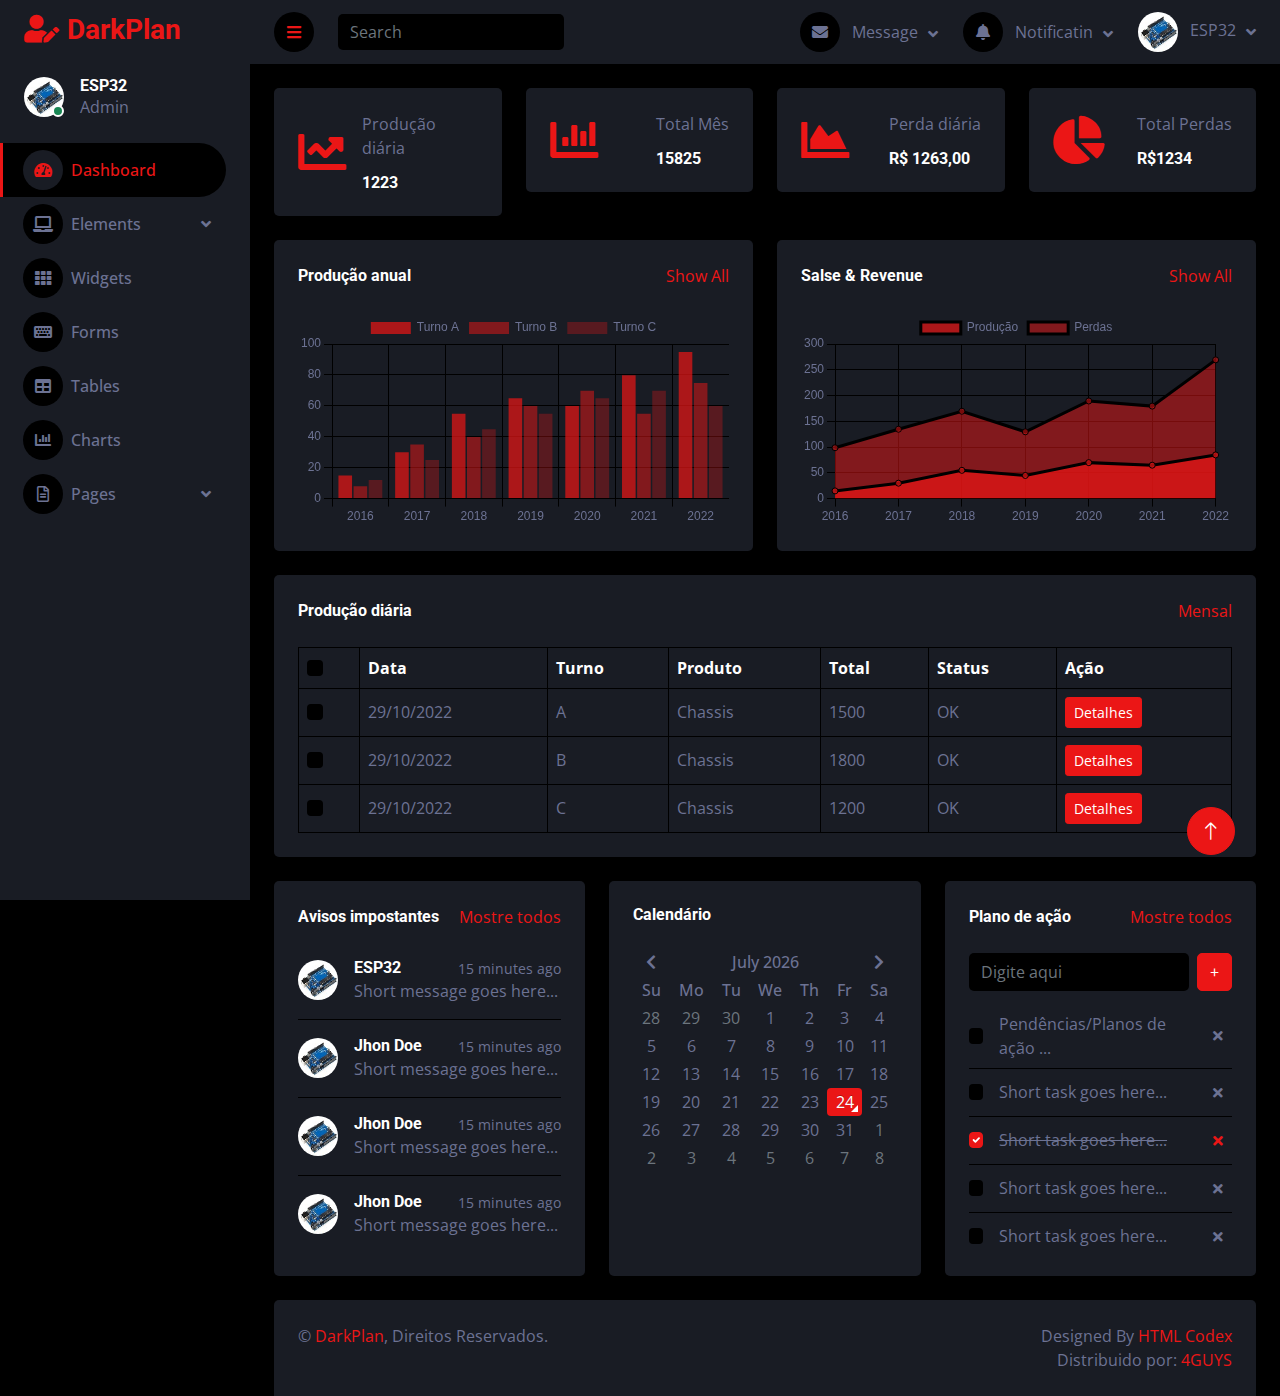
<file: index.html>
<!DOCTYPE html>
<html lang="en">

<head>
    <meta charset="utf-8">
    <title>DarkPlan</title>
    <meta content="width=device-width, initial-scale=1.0" name="viewport">
    <meta content="" name="keywords">
    <meta content="" name="description">

    <!-- Favicon -->
    <link href="img/favicon.ico" rel="icon">

    <!-- Google Web Fonts -->
    <link rel="preconnect" href="https://fonts.googleapis.com">
    <link rel="preconnect" href="https://fonts.gstatic.com" crossorigin>
    <link href="https://fonts.googleapis.com/css2?family=Open+Sans:wght@400;600&family=Roboto:wght@500;700&display=swap" rel="stylesheet"> 
    
    <!-- Icon Font Stylesheet -->
    <link href="https://cdnjs.cloudflare.com/ajax/libs/font-awesome/5.10.0/css/all.min.css" rel="stylesheet">
    <link href="https://cdn.jsdelivr.net/npm/bootstrap-icons@1.4.1/font/bootstrap-icons.css" rel="stylesheet">

    <!-- Libraries Stylesheet -->
    <link href="lib/owlcarousel/assets/owl.carousel.min.css" rel="stylesheet">
    <link href="lib/tempusdominus/css/tempusdominus-bootstrap-4.min.css" rel="stylesheet" />

    <!-- Customized Bootstrap Stylesheet -->
    <link href="css/bootstrap.min.css" rel="stylesheet">

    <!-- Template Stylesheet -->
    <link href="css/style.css" rel="stylesheet">
</head>

<body>
    <div class="container-fluid position-relative d-flex p-0">
        <!-- Spinner Start -->
        <div id="spinner" class="show bg-dark position-fixed translate-middle w-100 vh-100 top-50 start-50 d-flex align-items-center justify-content-center">
            <div class="spinner-border text-primary" style="width: 3rem; height: 3rem;" role="status">
                <span class="sr-only">Loading...</span>
            </div>
        </div>
        <!-- Spinner End -->


        <!-- Sidebar Start -->
        <div class="sidebar pe-4 pb-3">
            <nav class="navbar bg-secondary navbar-dark">
                <a href="index.html" class="navbar-brand mx-4 mb-3">
                    <h3 class="text-primary"><i class="fa fa-user-edit me-2"></i>DarkPlan</h3>
                </a>
                <div class="d-flex align-items-center ms-4 mb-4">
                    <div class="position-relative">
                        <img class="rounded-circle" src="img/user.jpg" alt="" style="width: 40px; height: 40px;">
                        <div class="bg-success rounded-circle border border-2 border-white position-absolute end-0 bottom-0 p-1"></div>
                    </div>
                    <div class="ms-3">
                        <h6 class="mb-0">ESP32</h6>
                        <span>Admin</span>
                    </div>
                </div>
                <div class="navbar-nav w-100">
                    <a href="index.html" class="nav-item nav-link active"><i class="fa fa-tachometer-alt me-2"></i>Dashboard</a>
                    <div class="nav-item dropdown">
                        <a href="#" class="nav-link dropdown-toggle" data-bs-toggle="dropdown"><i class="fa fa-laptop me-2"></i>Elements</a>
                        <div class="dropdown-menu bg-transparent border-0">
                            <a href="button.html" class="dropdown-item">Buttons</a>
                            <a href="typography.html" class="dropdown-item">Typography</a>
                            <a href="element.html" class="dropdown-item">Other Elements</a>
                        </div>
                    </div>
                    <a href="widget.html" class="nav-item nav-link"><i class="fa fa-th me-2"></i>Widgets</a>
                    <a href="form.html" class="nav-item nav-link"><i class="fa fa-keyboard me-2"></i>Forms</a>
                    <a href="table.html" class="nav-item nav-link"><i class="fa fa-table me-2"></i>Tables</a>
                    <a href="chart.html" class="nav-item nav-link"><i class="fa fa-chart-bar me-2"></i>Charts</a>
                    <div class="nav-item dropdown">
                        <a href="#" class="nav-link dropdown-toggle" data-bs-toggle="dropdown"><i class="far fa-file-alt me-2"></i>Pages</a>
                        <div class="dropdown-menu bg-transparent border-0">
                            <a href="signin.php" class="dropdown-item">Sign In</a>
                            <a href="signup.php" class="dropdown-item">Sign Up</a>
                            <a href="404.html" class="dropdown-item">404 Error</a>
                            <a href="blank.html" class="dropdown-item">Blank Page</a>
                        </div>
                    </div>
                </div>
            </nav>
        </div>
        <!-- Sidebar End -->


        <!-- Content Start -->
        <div class="content">
            <!-- Navbar Start -->
            <nav class="navbar navbar-expand bg-secondary navbar-dark sticky-top px-4 py-0">
                <a href="index.html" class="navbar-brand d-flex d-lg-none me-4">
                    <h2 class="text-primary mb-0"><i class="fa fa-user-edit"></i></h2>
                </a>
                <a href="#" class="sidebar-toggler flex-shrink-0">
                    <i class="fa fa-bars"></i>
                </a>
                <form class="d-none d-md-flex ms-4">
                    <input class="form-control bg-dark border-0" type="search" placeholder="Search">
                </form>
                <div class="navbar-nav align-items-center ms-auto">
                    <div class="nav-item dropdown">
                        <a href="#" class="nav-link dropdown-toggle" data-bs-toggle="dropdown">
                            <i class="fa fa-envelope me-lg-2"></i>
                            <span class="d-none d-lg-inline-flex">Message</span>
                        </a>
                        <div class="dropdown-menu dropdown-menu-end bg-secondary border-0 rounded-0 rounded-bottom m-0">
                            <a href="#" class="dropdown-item">
                                <div class="d-flex align-items-center">
                                    <img class="rounded-circle" src="img/user.jpg" alt="" style="width: 40px; height: 40px;">
                                    <div class="ms-2">
                                        <h6 class="fw-normal mb-0">Jhon send you a message</h6>
                                        <small>15 minutes ago</small>
                                    </div>
                                </div>
                            </a>
                            <hr class="dropdown-divider">
                            <a href="#" class="dropdown-item">
                                <div class="d-flex align-items-center">
                                    <img class="rounded-circle" src="img/user.jpg" alt="" style="width: 40px; height: 40px;">
                                    <div class="ms-2">
                                        <h6 class="fw-normal mb-0">Jhon send you a message</h6>
                                        <small>15 minutes ago</small>
                                    </div>
                                </div>
                            </a>
                            <hr class="dropdown-divider">
                            <a href="#" class="dropdown-item">
                                <div class="d-flex align-items-center">
                                    <img class="rounded-circle" src="img/user.jpg" alt="" style="width: 40px; height: 40px;">
                                    <div class="ms-2">
                                        <h6 class="fw-normal mb-0">Jhon send you a message</h6>
                                        <small>15 minutes ago</small>
                                    </div>
                                </div>
                            </a>
                            <hr class="dropdown-divider">
                            <a href="#" class="dropdown-item text-center">See all message</a>
                        </div>
                    </div>
                    <div class="nav-item dropdown">
                        <a href="#" class="nav-link dropdown-toggle" data-bs-toggle="dropdown">
                            <i class="fa fa-bell me-lg-2"></i>
                            <span class="d-none d-lg-inline-flex">Notificatin</span>
                        </a>
                        <div class="dropdown-menu dropdown-menu-end bg-secondary border-0 rounded-0 rounded-bottom m-0">
                            <a href="#" class="dropdown-item">
                                <h6 class="fw-normal mb-0">Profile updated</h6>
                                <small>15 minutes ago</small>
                            </a>
                            <hr class="dropdown-divider">
                            <a href="#" class="dropdown-item">
                                <h6 class="fw-normal mb-0">New user added</h6>
                                <small>15 minutes ago</small>
                            </a>
                            <hr class="dropdown-divider">
                            <a href="#" class="dropdown-item">
                                <h6 class="fw-normal mb-0">Password changed</h6>
                                <small>15 minutes ago</small>
                            </a>
                            <hr class="dropdown-divider">
                            <a href="#" class="dropdown-item text-center">See all notifications</a>
                        </div>
                    </div>
                    <div class="nav-item dropdown">
                        <a href="#" class="nav-link dropdown-toggle" data-bs-toggle="dropdown">
                            <img class="rounded-circle me-lg-2" src="img/user.jpg" alt="" style="width: 40px; height: 40px;">
                            <span class="d-none d-lg-inline-flex">ESP32</span>
                        </a>
                        <div class="dropdown-menu dropdown-menu-end bg-secondary border-0 rounded-0 rounded-bottom m-0">
                            <a href="#" class="dropdown-item">My Profile</a>
                            <a href="#" class="dropdown-item">Settings</a>
                            <a href="#" class="dropdown-item">Log Out</a>
                        </div>
                    </div>
                </div>
            </nav>
            <!-- Navbar End -->


            <!-- Sale & Revenue Start -->
            <div class="container-fluid pt-4 px-4">
                <div class="row g-4">
                    <div class="col-sm-6 col-xl-3">
                        <div class="bg-secondary rounded d-flex align-items-center justify-content-between p-4">
                            <i class="fa fa-chart-line fa-3x text-primary"></i>
                            <div class="ms-3">
                                <p class="mb-2">Produção diária</p>
                                <h6 class="mb-0">1223</h6>
                            </div>
                        </div>
                    </div>
                    <div class="col-sm-6 col-xl-3">
                        <div class="bg-secondary rounded d-flex align-items-center justify-content-between p-4">
                            <i class="fa fa-chart-bar fa-3x text-primary"></i>
                            <div class="ms-3">
                                <p class="mb-2">Total Mês</p>
                                <h6 class="mb-0">15825</h6>
                            </div>
                        </div>
                    </div>
                    <div class="col-sm-6 col-xl-3">
                        <div class="bg-secondary rounded d-flex align-items-center justify-content-between p-4">
                            <i class="fa fa-chart-area fa-3x text-primary"></i>
                            <div class="ms-3">
                                <p class="mb-2">Perda diária</p>
                                <h6 class="mb-0">R$ 1263,00</h6>
                            </div>
                        </div>
                    </div>
                    <div class="col-sm-6 col-xl-3">
                        <div class="bg-secondary rounded d-flex align-items-center justify-content-between p-4">
                            <i class="fa fa-chart-pie fa-3x text-primary"></i>
                            <div class="ms-3">
                                <p class="mb-2">Total Perdas</p>
                                <h6 class="mb-0">R$1234</h6>
                            </div>
                        </div>
                    </div>
                </div>
            </div>
            <!-- Sale & Revenue End -->


            <!-- Sales Chart Start -->
            <div class="container-fluid pt-4 px-4">
                <div class="row g-4">
                    <div class="col-sm-12 col-xl-6">
                        <div class="bg-secondary text-center rounded p-4">
                            <div class="d-flex align-items-center justify-content-between mb-4">
                                <h6 class="mb-0">Produção anual</h6>
                                <a href="">Show All</a>
                            </div>
                            <canvas id="worldwide-sales"></canvas>
                        </div>
                    </div>
                    <div class="col-sm-12 col-xl-6">
                        <div class="bg-secondary text-center rounded p-4">
                            <div class="d-flex align-items-center justify-content-between mb-4">
                                <h6 class="mb-0">Salse & Revenue</h6>
                                <a href="">Show All</a>
                            </div>
                            <canvas id="salse-revenue"></canvas>
                        </div>
                    </div>
                </div>
            </div>
            <!-- Sales Chart End -->


            <!-- Recent Sales Start -->
            <div class="container-fluid pt-4 px-4">
                <div class="bg-secondary text-center rounded p-4">
                    <div class="d-flex align-items-center justify-content-between mb-4">
                        <h6 class="mb-0">Produção diária</h6>
                        <a href="">Mensal</a>
                    </div>
                    <div class="table-responsive">
                        <table class="table text-start align-middle table-bordered table-hover mb-0">
                            <thead>
                                <tr class="text-white">
                                    <th scope="col"><input class="form-check-input" type="checkbox"></th>
                                    <th scope="col">Data</th>
                                    <th scope="col">Turno</th>
                                    <th scope="col">Produto</th>
                                    <th scope="col">Total</th>
                                    <th scope="col">Status</th>
                                    <th scope="col">Ação</th>
                                </tr>
                            </thead>
                            <tbody>
                                <tr>
                                    <td><input class="form-check-input" type="checkbox"></td>
                                    <td>29/10/2022</td>
                                    <td>A</td>
                                    <td>Chassis</td>
                                    <td>1500</td>
                                    <td>OK</td>
                                    <td><a class="btn btn-sm btn-primary" href="">Detalhes</a></td>
                                </tr>
                                <tr>
                                    <td><input class="form-check-input" type="checkbox"></td>
                                    <td>29/10/2022</td>
                                    <td>B</td>
                                    <td>Chassis</td>
                                    <td>1800</td>
                                    <td>OK</td>
                                    <td><a class="btn btn-sm btn-primary" href="">Detalhes</a></td>
                                </tr>
                                <tr>
                                    <td><input class="form-check-input" type="checkbox"></td>
                                    <td>29/10/2022</td>
                                    <td>C</td>
                                    <td>Chassis</td>
                                    <td>1200</td>
                                    <td>OK</td>
                                    <td><a class="btn btn-sm btn-primary" href="">Detalhes</a></td>
                                </tr>                                
                            </tbody>
                        </table>
                    </div>
                </div>
            </div>
            <!-- Recent Sales End -->


            <!-- Widgets Start -->
            <div class="container-fluid pt-4 px-4">
                <div class="row g-4">
                    <div class="col-sm-12 col-md-6 col-xl-4">
                        <div class="h-100 bg-secondary rounded p-4">
                            <div class="d-flex align-items-center justify-content-between mb-2">
                                <h6 class="mb-0">Avisos impostantes</h6>
                                <a href="">Mostre todos</a>
                            </div>
                            <div class="d-flex align-items-center border-bottom py-3">
                                <img class="rounded-circle flex-shrink-0" src="img/user.jpg" alt="" style="width: 40px; height: 40px;">
                                <div class="w-100 ms-3">
                                    <div class="d-flex w-100 justify-content-between">
                                        <h6 class="mb-0">ESP32</h6>
                                        <small>15 minutes ago</small>
                                    </div>
                                    <span>Short message goes here...</span>
                                </div>
                            </div>
                            <div class="d-flex align-items-center border-bottom py-3">
                                <img class="rounded-circle flex-shrink-0" src="img/user.jpg" alt="" style="width: 40px; height: 40px;">
                                <div class="w-100 ms-3">
                                    <div class="d-flex w-100 justify-content-between">
                                        <h6 class="mb-0">Jhon Doe</h6>
                                        <small>15 minutes ago</small>
                                    </div>
                                    <span>Short message goes here...</span>
                                </div>
                            </div>
                            <div class="d-flex align-items-center border-bottom py-3">
                                <img class="rounded-circle flex-shrink-0" src="img/user.jpg" alt="" style="width: 40px; height: 40px;">
                                <div class="w-100 ms-3">
                                    <div class="d-flex w-100 justify-content-between">
                                        <h6 class="mb-0">Jhon Doe</h6>
                                        <small>15 minutes ago</small>
                                    </div>
                                    <span>Short message goes here...</span>
                                </div>
                            </div>
                            <div class="d-flex align-items-center pt-3">
                                <img class="rounded-circle flex-shrink-0" src="img/user.jpg" alt="" style="width: 40px; height: 40px;">
                                <div class="w-100 ms-3">
                                    <div class="d-flex w-100 justify-content-between">
                                        <h6 class="mb-0">Jhon Doe</h6>
                                        <small>15 minutes ago</small>
                                    </div>
                                    <span>Short message goes here...</span>
                                </div>
                            </div>
                        </div>
                    </div>
                    <div class="col-sm-12 col-md-6 col-xl-4">
                        <div class="h-100 bg-secondary rounded p-4">
                            <div class="d-flex align-items-center justify-content-between mb-4">
                                <h6 class="mb-0">Calendário</h6>
                                <!-- <a href="">Show All</a> -->
                            </div>
                            <div id="calender"></div>
                        </div>
                    </div>
                    <div class="col-sm-12 col-md-6 col-xl-4">
                        <div class="h-100 bg-secondary rounded p-4">
                            <div class="d-flex align-items-center justify-content-between mb-4">
                                <h6 class="mb-0">Plano de ação</h6>
                                <a href="">Mostre todos</a>
                            </div>
                            <div class="d-flex mb-2">
                                <input class="form-control bg-dark border-0" type="text" placeholder="Digite aqui">
                                <button type="button" class="btn btn-primary ms-2">+</button>
                            </div>
                            <div class="d-flex align-items-center border-bottom py-2">
                                <input class="form-check-input m-0" type="checkbox">
                                <div class="w-100 ms-3">
                                    <div class="d-flex w-100 align-items-center justify-content-between">
                                        <span>Pendências/Planos de ação ...</span>
                                        <button class="btn btn-sm"><i class="fa fa-times"></i></button>
                                    </div>
                                </div>
                            </div>
                            <div class="d-flex align-items-center border-bottom py-2">
                                <input class="form-check-input m-0" type="checkbox">
                                <div class="w-100 ms-3">
                                    <div class="d-flex w-100 align-items-center justify-content-between">
                                        <span>Short task goes here...</span>
                                        <button class="btn btn-sm"><i class="fa fa-times"></i></button>
                                    </div>
                                </div>
                            </div>
                            <div class="d-flex align-items-center border-bottom py-2">
                                <input class="form-check-input m-0" type="checkbox" checked>
                                <div class="w-100 ms-3">
                                    <div class="d-flex w-100 align-items-center justify-content-between">
                                        <span><del>Short task goes here...</del></span>
                                        <button class="btn btn-sm text-primary"><i class="fa fa-times"></i></button>
                                    </div>
                                </div>
                            </div>
                            <div class="d-flex align-items-center border-bottom py-2">
                                <input class="form-check-input m-0" type="checkbox">
                                <div class="w-100 ms-3">
                                    <div class="d-flex w-100 align-items-center justify-content-between">
                                        <span>Short task goes here...</span>
                                        <button class="btn btn-sm"><i class="fa fa-times"></i></button>
                                    </div>
                                </div>
                            </div>
                            <div class="d-flex align-items-center pt-2">
                                <input class="form-check-input m-0" type="checkbox">
                                <div class="w-100 ms-3">
                                    <div class="d-flex w-100 align-items-center justify-content-between">
                                        <span>Short task goes here...</span>
                                        <button class="btn btn-sm"><i class="fa fa-times"></i></button>
                                    </div>
                                </div>
                            </div>
                        </div>
                    </div>
                </div>
            </div>
            <!-- Widgets End -->


            <!-- Footer Start -->
            <div class="container-fluid pt-4 px-4">
                <div class="bg-secondary rounded-top p-4">
                    <div class="row">
                        <div class="col-12 col-sm-6 text-center text-sm-start">
                            &copy; <a href="#">DarkPlan</a>, Direitos Reservados. 
                        </div>
                        <div class="col-12 col-sm-6 text-center text-sm-end">
                            <!--/*** This template is free as long as you keep the footer author’s credit link/attribution link/backlink. If you'd like to use the template without the footer author’s credit link/attribution link/backlink, you can purchase the Credit Removal License from "https://htmlcodex.com/credit-removal". Thank you for your support. ***/-->
                            Designed By <a href="https://htmlcodex.com">HTML Codex</a>
                            <br>Distribuido por: <a href="https://themewagon.com" target="_blank">4GUYS</a>
                        </div>
                    </div>
                </div>
            </div>
            <!-- Footer End -->
        </div>
        <!-- Content End -->


        <!-- Back to Top -->
        <a href="#" class="btn btn-lg btn-primary btn-lg-square back-to-top"><i class="bi bi-arrow-up"></i></a>
    </div>

    <!-- JavaScript Libraries -->
    <script src="https://code.jquery.com/jquery-3.4.1.min.js"></script>
    <script src="https://cdn.jsdelivr.net/npm/bootstrap@5.0.0/dist/js/bootstrap.bundle.min.js"></script>
    <script src="lib/chart/chart.min.js"></script>
    <script src="lib/easing/easing.min.js"></script>
    <script src="lib/waypoints/waypoints.min.js"></script>
    <script src="lib/owlcarousel/owl.carousel.min.js"></script>
    <script src="lib/tempusdominus/js/moment.min.js"></script>
    <script src="lib/tempusdominus/js/moment-timezone.min.js"></script>
    <script src="lib/tempusdominus/js/tempusdominus-bootstrap-4.min.js"></script>

    <!-- Template Javascript -->
    <script src="js/main.js"></script>
</body>

</html>
</file>
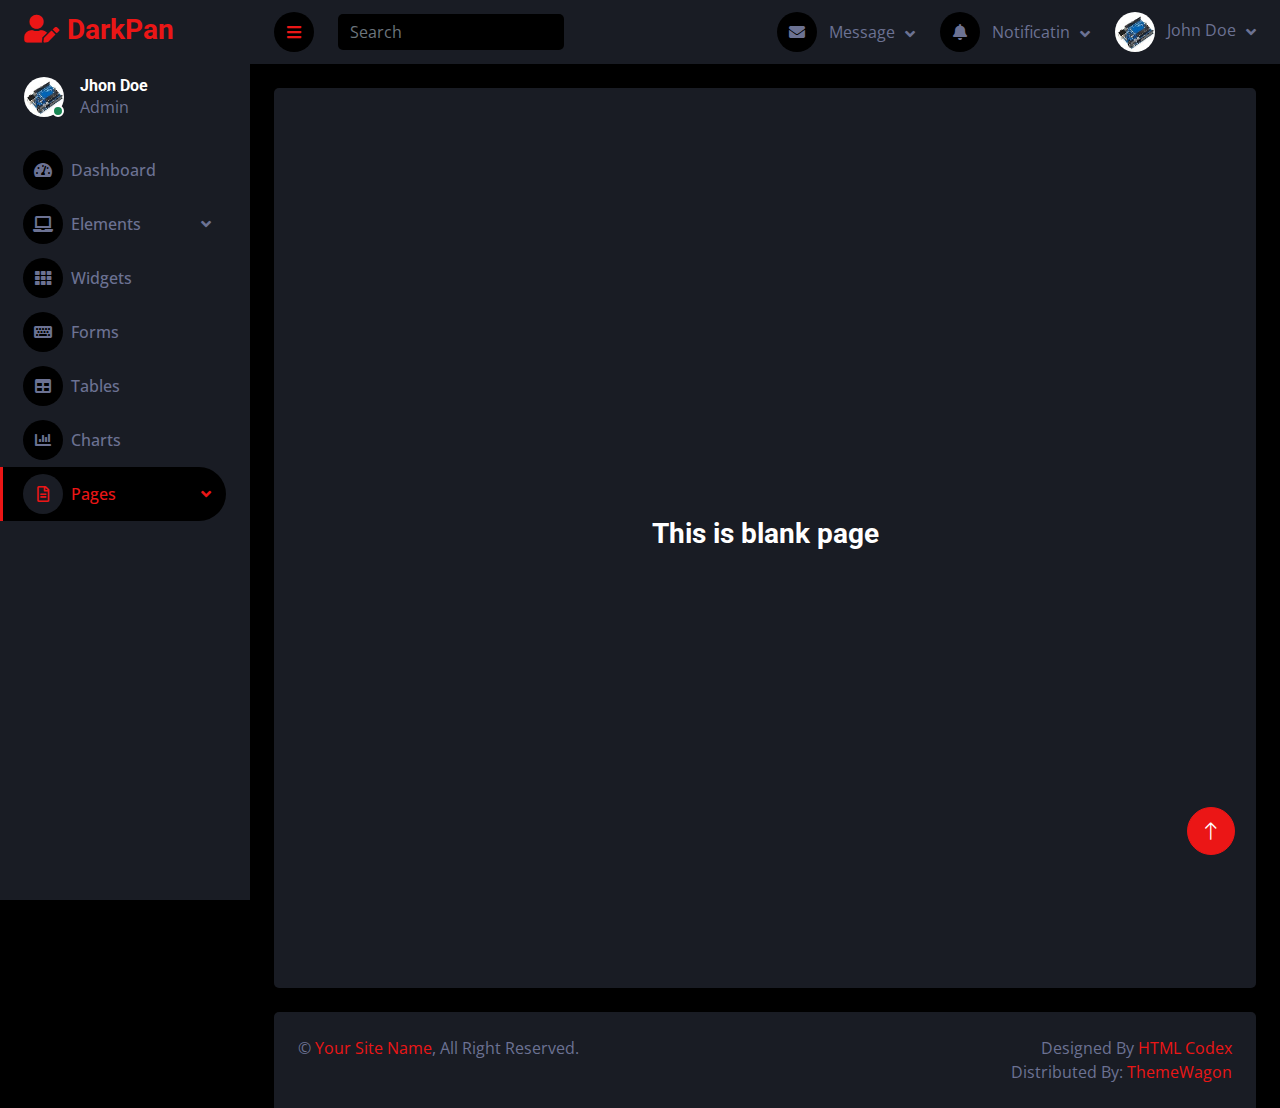
<file: blank.html>
<!DOCTYPE html>
<html lang="en">

<head>
    <meta charset="utf-8">
    <title>DarkPan - Bootstrap 5 Admin Template</title>
    <meta content="width=device-width, initial-scale=1.0" name="viewport">
    <meta content="" name="keywords">
    <meta content="" name="description">

    <!-- Favicon -->
    <link href="img/favicon.ico" rel="icon">

    <!-- Google Web Fonts -->
    <link rel="preconnect" href="https://fonts.googleapis.com">
    <link rel="preconnect" href="https://fonts.gstatic.com" crossorigin>
    <link href="https://fonts.googleapis.com/css2?family=Open+Sans:wght@400;600&family=Roboto:wght@500;700&display=swap" rel="stylesheet"> 
    
    <!-- Icon Font Stylesheet -->
    <link href="https://cdnjs.cloudflare.com/ajax/libs/font-awesome/5.10.0/css/all.min.css" rel="stylesheet">
    <link href="https://cdn.jsdelivr.net/npm/bootstrap-icons@1.4.1/font/bootstrap-icons.css" rel="stylesheet">

    <!-- Libraries Stylesheet -->
    <link href="lib/owlcarousel/assets/owl.carousel.min.css" rel="stylesheet">
    <link href="lib/tempusdominus/css/tempusdominus-bootstrap-4.min.css" rel="stylesheet" />

    <!-- Customized Bootstrap Stylesheet -->
    <link href="css/bootstrap.min.css" rel="stylesheet">

    <!-- Template Stylesheet -->
    <link href="css/style.css" rel="stylesheet">
</head>

<body>
    <div class="container-fluid position-relative d-flex p-0">
        <!-- Spinner Start -->
        <div id="spinner" class="show bg-dark position-fixed translate-middle w-100 vh-100 top-50 start-50 d-flex align-items-center justify-content-center">
            <div class="spinner-border text-primary" style="width: 3rem; height: 3rem;" role="status">
                <span class="sr-only">Loading...</span>
            </div>
        </div>
        <!-- Spinner End -->


        <!-- Sidebar Start -->
        <div class="sidebar pe-4 pb-3">
            <nav class="navbar bg-secondary navbar-dark">
                <a href="index.html" class="navbar-brand mx-4 mb-3">
                    <h3 class="text-primary"><i class="fa fa-user-edit me-2"></i>DarkPan</h3>
                </a>
                <div class="d-flex align-items-center ms-4 mb-4">
                    <div class="position-relative">
                        <img class="rounded-circle" src="img/user.jpg" alt="" style="width: 40px; height: 40px;">
                        <div class="bg-success rounded-circle border border-2 border-white position-absolute end-0 bottom-0 p-1"></div>
                    </div>
                    <div class="ms-3">
                        <h6 class="mb-0">Jhon Doe</h6>
                        <span>Admin</span>
                    </div>
                </div>
                <div class="navbar-nav w-100">
                    <a href="index.html" class="nav-item nav-link"><i class="fa fa-tachometer-alt me-2"></i>Dashboard</a>
                    <div class="nav-item dropdown">
                        <a href="#" class="nav-link dropdown-toggle" data-bs-toggle="dropdown"><i class="fa fa-laptop me-2"></i>Elements</a>
                        <div class="dropdown-menu bg-transparent border-0">
                            <a href="button.html" class="dropdown-item">Buttons</a>
                            <a href="typography.html" class="dropdown-item">Typography</a>
                            <a href="element.html" class="dropdown-item">Other Elements</a>
                        </div>
                    </div>
                    <a href="widget.html" class="nav-item nav-link"><i class="fa fa-th me-2"></i>Widgets</a>
                    <a href="form.html" class="nav-item nav-link"><i class="fa fa-keyboard me-2"></i>Forms</a>
                    <a href="table.html" class="nav-item nav-link"><i class="fa fa-table me-2"></i>Tables</a>
                    <a href="chart.html" class="nav-item nav-link"><i class="fa fa-chart-bar me-2"></i>Charts</a>
                    <div class="nav-item dropdown">
                        <a href="#" class="nav-link dropdown-toggle active" data-bs-toggle="dropdown"><i class="far fa-file-alt me-2"></i>Pages</a>
                        <div class="dropdown-menu bg-transparent border-0">
                            <a href="signin.html" class="dropdown-item">Sign In</a>
                            <a href="signup.html" class="dropdown-item">Sign Up</a>
                            <a href="404.html" class="dropdown-item">404 Error</a>
                            <a href="blank.html" class="dropdown-item active">Blank Page</a>
                        </div>
                    </div>
                </div>
            </nav>
        </div>
        <!-- Sidebar End -->


        <!-- Content Start -->
        <div class="content">
            <!-- Navbar Start -->
            <nav class="navbar navbar-expand bg-secondary navbar-dark sticky-top px-4 py-0">
                <a href="index.html" class="navbar-brand d-flex d-lg-none me-4">
                    <h2 class="text-primary mb-0"><i class="fa fa-user-edit"></i></h2>
                </a>
                <a href="#" class="sidebar-toggler flex-shrink-0">
                    <i class="fa fa-bars"></i>
                </a>
                <form class="d-none d-md-flex ms-4">
                    <input class="form-control bg-dark border-0" type="search" placeholder="Search">
                </form>
                <div class="navbar-nav align-items-center ms-auto">
                    <div class="nav-item dropdown">
                        <a href="#" class="nav-link dropdown-toggle" data-bs-toggle="dropdown">
                            <i class="fa fa-envelope me-lg-2"></i>
                            <span class="d-none d-lg-inline-flex">Message</span>
                        </a>
                        <div class="dropdown-menu dropdown-menu-end bg-secondary border-0 rounded-0 rounded-bottom m-0">
                            <a href="#" class="dropdown-item">
                                <div class="d-flex align-items-center">
                                    <img class="rounded-circle" src="img/user.jpg" alt="" style="width: 40px; height: 40px;">
                                    <div class="ms-2">
                                        <h6 class="fw-normal mb-0">Jhon send you a message</h6>
                                        <small>15 minutes ago</small>
                                    </div>
                                </div>
                            </a>
                            <hr class="dropdown-divider">
                            <a href="#" class="dropdown-item">
                                <div class="d-flex align-items-center">
                                    <img class="rounded-circle" src="img/user.jpg" alt="" style="width: 40px; height: 40px;">
                                    <div class="ms-2">
                                        <h6 class="fw-normal mb-0">Jhon send you a message</h6>
                                        <small>15 minutes ago</small>
                                    </div>
                                </div>
                            </a>
                            <hr class="dropdown-divider">
                            <a href="#" class="dropdown-item">
                                <div class="d-flex align-items-center">
                                    <img class="rounded-circle" src="img/user.jpg" alt="" style="width: 40px; height: 40px;">
                                    <div class="ms-2">
                                        <h6 class="fw-normal mb-0">Jhon send you a message</h6>
                                        <small>15 minutes ago</small>
                                    </div>
                                </div>
                            </a>
                            <hr class="dropdown-divider">
                            <a href="#" class="dropdown-item text-center">See all message</a>
                        </div>
                    </div>
                    <div class="nav-item dropdown">
                        <a href="#" class="nav-link dropdown-toggle" data-bs-toggle="dropdown">
                            <i class="fa fa-bell me-lg-2"></i>
                            <span class="d-none d-lg-inline-flex">Notificatin</span>
                        </a>
                        <div class="dropdown-menu dropdown-menu-end bg-secondary border-0 rounded-0 rounded-bottom m-0">
                            <a href="#" class="dropdown-item">
                                <h6 class="fw-normal mb-0">Profile updated</h6>
                                <small>15 minutes ago</small>
                            </a>
                            <hr class="dropdown-divider">
                            <a href="#" class="dropdown-item">
                                <h6 class="fw-normal mb-0">New user added</h6>
                                <small>15 minutes ago</small>
                            </a>
                            <hr class="dropdown-divider">
                            <a href="#" class="dropdown-item">
                                <h6 class="fw-normal mb-0">Password changed</h6>
                                <small>15 minutes ago</small>
                            </a>
                            <hr class="dropdown-divider">
                            <a href="#" class="dropdown-item text-center">See all notifications</a>
                        </div>
                    </div>
                    <div class="nav-item dropdown">
                        <a href="#" class="nav-link dropdown-toggle" data-bs-toggle="dropdown">
                            <img class="rounded-circle me-lg-2" src="img/user.jpg" alt="" style="width: 40px; height: 40px;">
                            <span class="d-none d-lg-inline-flex">John Doe</span>
                        </a>
                        <div class="dropdown-menu dropdown-menu-end bg-secondary border-0 rounded-0 rounded-bottom m-0">
                            <a href="#" class="dropdown-item">My Profile</a>
                            <a href="#" class="dropdown-item">Settings</a>
                            <a href="#" class="dropdown-item">Log Out</a>
                        </div>
                    </div>
                </div>
            </nav>
            <!-- Navbar End -->


            <!-- Blank Start -->
            <div class="container-fluid pt-4 px-4">
                <div class="row vh-100 bg-secondary rounded align-items-center justify-content-center mx-0">
                    <div class="col-md-6 text-center">
                        <h3>This is blank page</h3>
                    </div>
                </div>
            </div>
            <!-- Blank End -->


            <!-- Footer Start -->
            <div class="container-fluid pt-4 px-4">
                <div class="bg-secondary rounded-top p-4">
                    <div class="row">
                        <div class="col-12 col-sm-6 text-center text-sm-start">
                            &copy; <a href="#">Your Site Name</a>, All Right Reserved. 
                        </div>
                        <div class="col-12 col-sm-6 text-center text-sm-end">
                            <!--/*** This template is free as long as you keep the footer author’s credit link/attribution link/backlink. If you'd like to use the template without the footer author’s credit link/attribution link/backlink, you can purchase the Credit Removal License from "https://htmlcodex.com/credit-removal". Thank you for your support. ***/-->
                            Designed By <a href="https://htmlcodex.com">HTML Codex</a>
                            <br>Distributed By: <a href="https://themewagon.com" target="_blank">ThemeWagon</a>
                        </div>
                    </div>
                </div>
            </div>
            <!-- Footer End -->
        </div>
        <!-- Content End -->


        <!-- Back to Top -->
        <a href="#" class="btn btn-lg btn-primary btn-lg-square back-to-top"><i class="bi bi-arrow-up"></i></a>
    </div>

    <!-- JavaScript Libraries -->
    <script src="https://code.jquery.com/jquery-3.4.1.min.js"></script>
    <script src="https://cdn.jsdelivr.net/npm/bootstrap@5.0.0/dist/js/bootstrap.bundle.min.js"></script>
    <script src="lib/chart/chart.min.js"></script>
    <script src="lib/easing/easing.min.js"></script>
    <script src="lib/waypoints/waypoints.min.js"></script>
    <script src="lib/owlcarousel/owl.carousel.min.js"></script>
    <script src="lib/tempusdominus/js/moment.min.js"></script>
    <script src="lib/tempusdominus/js/moment-timezone.min.js"></script>
    <script src="lib/tempusdominus/js/tempusdominus-bootstrap-4.min.js"></script>

    <!-- Template Javascript -->
    <script src="js/main.js"></script>
</body>

</html>
</file>
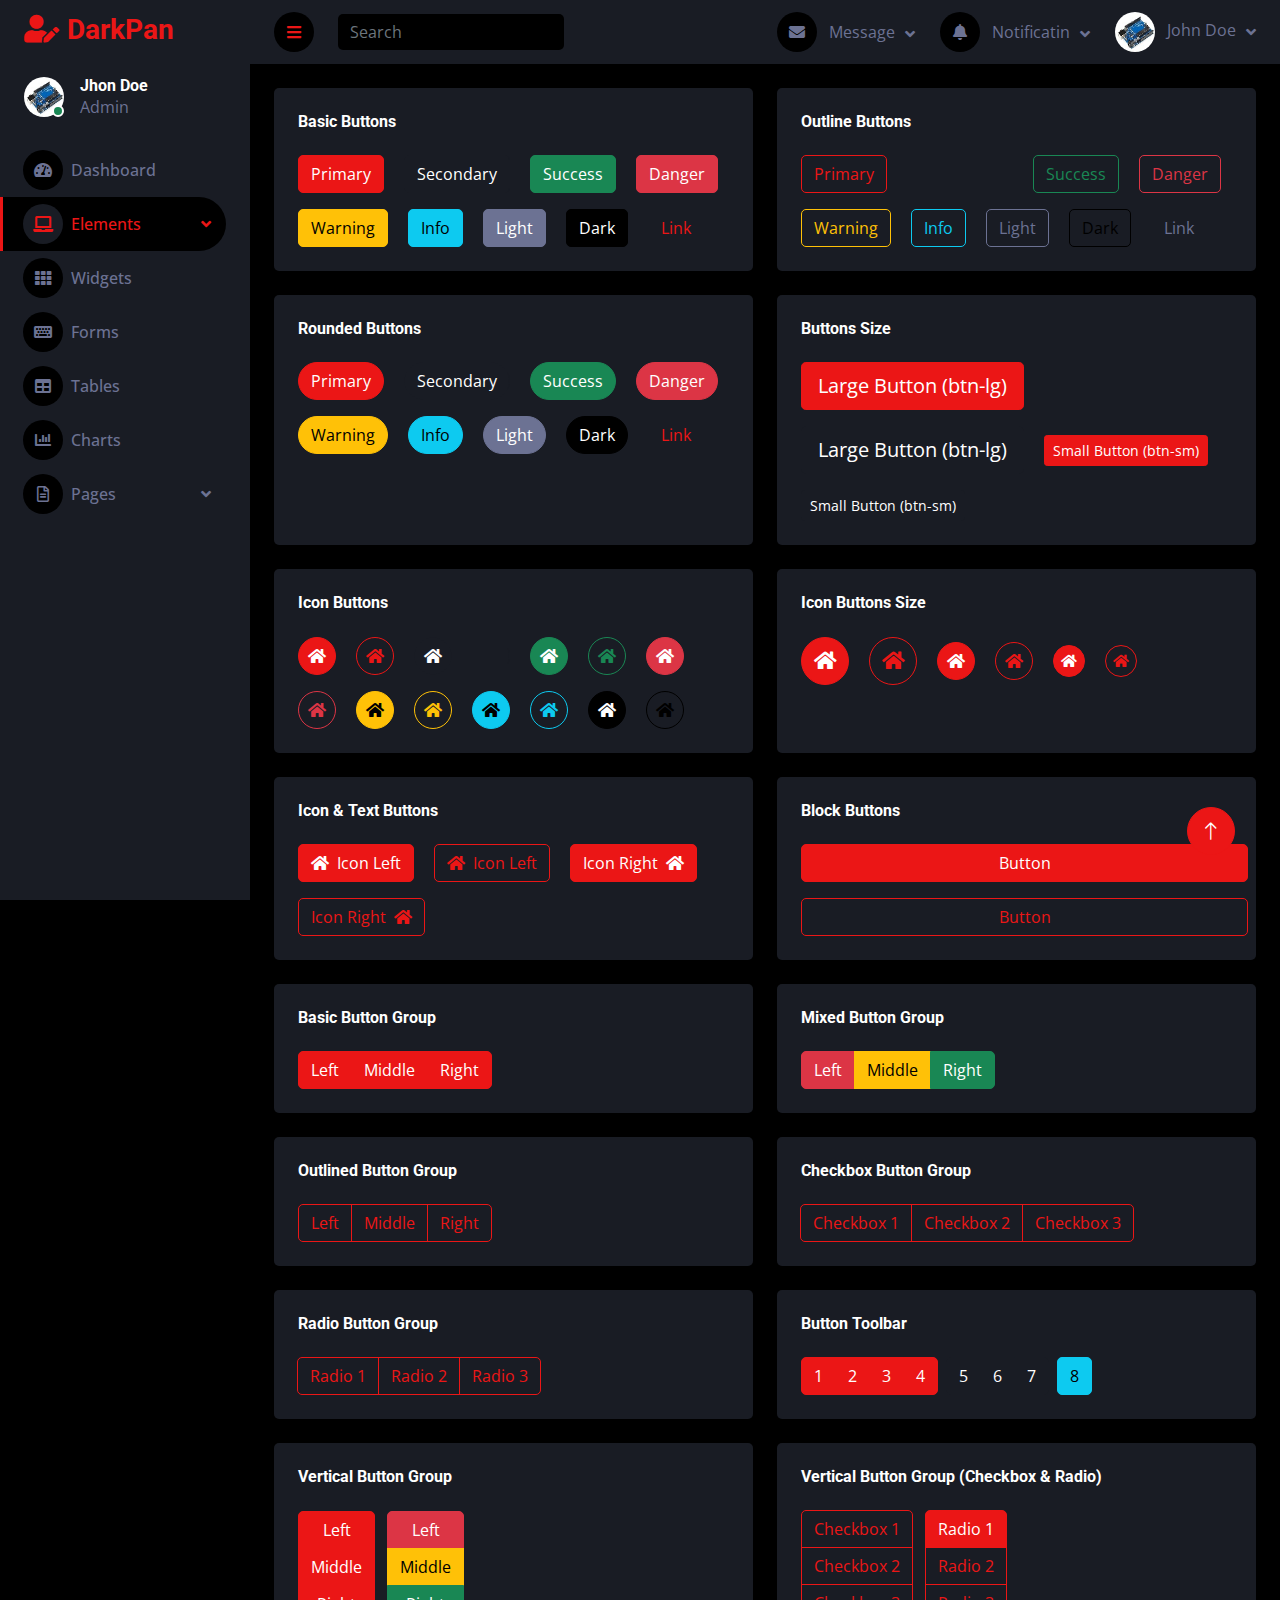
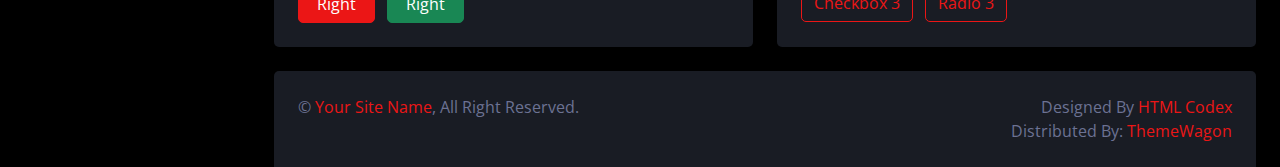
<file: button.html>
<!DOCTYPE html>
<html lang="en">

<head>
    <meta charset="utf-8">
    <title>DarkPan - Bootstrap 5 Admin Template</title>
    <meta content="width=device-width, initial-scale=1.0" name="viewport">
    <meta content="" name="keywords">
    <meta content="" name="description">

    <!-- Favicon -->
    <link href="img/favicon.ico" rel="icon">

    <!-- Google Web Fonts -->
    <link rel="preconnect" href="https://fonts.googleapis.com">
    <link rel="preconnect" href="https://fonts.gstatic.com" crossorigin>
    <link href="https://fonts.googleapis.com/css2?family=Open+Sans:wght@400;600&family=Roboto:wght@500;700&display=swap" rel="stylesheet"> 
    
    <!-- Icon Font Stylesheet -->
    <link href="https://cdnjs.cloudflare.com/ajax/libs/font-awesome/5.10.0/css/all.min.css" rel="stylesheet">
    <link href="https://cdn.jsdelivr.net/npm/bootstrap-icons@1.4.1/font/bootstrap-icons.css" rel="stylesheet">

    <!-- Libraries Stylesheet -->
    <link href="lib/owlcarousel/assets/owl.carousel.min.css" rel="stylesheet">
    <link href="lib/tempusdominus/css/tempusdominus-bootstrap-4.min.css" rel="stylesheet" />

    <!-- Customized Bootstrap Stylesheet -->
    <link href="css/bootstrap.min.css" rel="stylesheet">

    <!-- Template Stylesheet -->
    <link href="css/style.css" rel="stylesheet">
</head>

<body>
    <div class="container-fluid position-relative d-flex p-0">
        <!-- Spinner Start -->
        <div id="spinner" class="show bg-dark position-fixed translate-middle w-100 vh-100 top-50 start-50 d-flex align-items-center justify-content-center">
            <div class="spinner-border text-primary" style="width: 3rem; height: 3rem;" role="status">
                <span class="sr-only">Loading...</span>
            </div>
        </div>
        <!-- Spinner End -->


        <!-- Sidebar Start -->
        <div class="sidebar pe-4 pb-3">
            <nav class="navbar bg-secondary navbar-dark">
                <a href="index.html" class="navbar-brand mx-4 mb-3">
                    <h3 class="text-primary"><i class="fa fa-user-edit me-2"></i>DarkPan</h3>
                </a>
                <div class="d-flex align-items-center ms-4 mb-4">
                    <div class="position-relative">
                        <img class="rounded-circle" src="img/user.jpg" alt="" style="width: 40px; height: 40px;">
                        <div class="bg-success rounded-circle border border-2 border-white position-absolute end-0 bottom-0 p-1"></div>
                    </div>
                    <div class="ms-3">
                        <h6 class="mb-0">Jhon Doe</h6>
                        <span>Admin</span>
                    </div>
                </div>
                <div class="navbar-nav w-100">
                    <a href="index.html" class="nav-item nav-link"><i class="fa fa-tachometer-alt me-2"></i>Dashboard</a>
                    <div class="nav-item dropdown">
                        <a href="#" class="nav-link dropdown-toggle active" data-bs-toggle="dropdown"><i class="fa fa-laptop me-2"></i>Elements</a>
                        <div class="dropdown-menu bg-transparent border-0">
                            <a href="button.html" class="dropdown-item active">Buttons</a>
                            <a href="typography.html" class="dropdown-item">Typography</a>
                            <a href="element.html" class="dropdown-item">Other Elements</a>
                        </div>
                    </div>
                    <a href="widget.html" class="nav-item nav-link"><i class="fa fa-th me-2"></i>Widgets</a>
                    <a href="form.html" class="nav-item nav-link"><i class="fa fa-keyboard me-2"></i>Forms</a>
                    <a href="table.html" class="nav-item nav-link"><i class="fa fa-table me-2"></i>Tables</a>
                    <a href="chart.html" class="nav-item nav-link"><i class="fa fa-chart-bar me-2"></i>Charts</a>
                    <div class="nav-item dropdown">
                        <a href="#" class="nav-link dropdown-toggle" data-bs-toggle="dropdown"><i class="far fa-file-alt me-2"></i>Pages</a>
                        <div class="dropdown-menu bg-transparent border-0">
                            <a href="signin.html" class="dropdown-item">Sign In</a>
                            <a href="signup.html" class="dropdown-item">Sign Up</a>
                            <a href="404.html" class="dropdown-item">404 Error</a>
                            <a href="blank.html" class="dropdown-item">Blank Page</a>
                        </div>
                    </div>
                </div>
            </nav>
        </div>
        <!-- Sidebar End -->


        <!-- Content Start -->
        <div class="content">
            <!-- Navbar Start -->
            <nav class="navbar navbar-expand bg-secondary navbar-dark sticky-top px-4 py-0">
                <a href="index.html" class="navbar-brand d-flex d-lg-none me-4">
                    <h2 class="text-primary mb-0"><i class="fa fa-user-edit"></i></h2>
                </a>
                <a href="#" class="sidebar-toggler flex-shrink-0">
                    <i class="fa fa-bars"></i>
                </a>
                <form class="d-none d-md-flex ms-4">
                    <input class="form-control bg-dark border-0" type="search" placeholder="Search">
                </form>
                <div class="navbar-nav align-items-center ms-auto">
                    <div class="nav-item dropdown">
                        <a href="#" class="nav-link dropdown-toggle" data-bs-toggle="dropdown">
                            <i class="fa fa-envelope me-lg-2"></i>
                            <span class="d-none d-lg-inline-flex">Message</span>
                        </a>
                        <div class="dropdown-menu dropdown-menu-end bg-secondary border-0 rounded-0 rounded-bottom m-0">
                            <a href="#" class="dropdown-item">
                                <div class="d-flex align-items-center">
                                    <img class="rounded-circle" src="img/user.jpg" alt="" style="width: 40px; height: 40px;">
                                    <div class="ms-2">
                                        <h6 class="fw-normal mb-0">Jhon send you a message</h6>
                                        <small>15 minutes ago</small>
                                    </div>
                                </div>
                            </a>
                            <hr class="dropdown-divider">
                            <a href="#" class="dropdown-item">
                                <div class="d-flex align-items-center">
                                    <img class="rounded-circle" src="img/user.jpg" alt="" style="width: 40px; height: 40px;">
                                    <div class="ms-2">
                                        <h6 class="fw-normal mb-0">Jhon send you a message</h6>
                                        <small>15 minutes ago</small>
                                    </div>
                                </div>
                            </a>
                            <hr class="dropdown-divider">
                            <a href="#" class="dropdown-item">
                                <div class="d-flex align-items-center">
                                    <img class="rounded-circle" src="img/user.jpg" alt="" style="width: 40px; height: 40px;">
                                    <div class="ms-2">
                                        <h6 class="fw-normal mb-0">Jhon send you a message</h6>
                                        <small>15 minutes ago</small>
                                    </div>
                                </div>
                            </a>
                            <hr class="dropdown-divider">
                            <a href="#" class="dropdown-item text-center">See all message</a>
                        </div>
                    </div>
                    <div class="nav-item dropdown">
                        <a href="#" class="nav-link dropdown-toggle" data-bs-toggle="dropdown">
                            <i class="fa fa-bell me-lg-2"></i>
                            <span class="d-none d-lg-inline-flex">Notificatin</span>
                        </a>
                        <div class="dropdown-menu dropdown-menu-end bg-secondary border-0 rounded-0 rounded-bottom m-0">
                            <a href="#" class="dropdown-item">
                                <h6 class="fw-normal mb-0">Profile updated</h6>
                                <small>15 minutes ago</small>
                            </a>
                            <hr class="dropdown-divider">
                            <a href="#" class="dropdown-item">
                                <h6 class="fw-normal mb-0">New user added</h6>
                                <small>15 minutes ago</small>
                            </a>
                            <hr class="dropdown-divider">
                            <a href="#" class="dropdown-item">
                                <h6 class="fw-normal mb-0">Password changed</h6>
                                <small>15 minutes ago</small>
                            </a>
                            <hr class="dropdown-divider">
                            <a href="#" class="dropdown-item text-center">See all notifications</a>
                        </div>
                    </div>
                    <div class="nav-item dropdown">
                        <a href="#" class="nav-link dropdown-toggle" data-bs-toggle="dropdown">
                            <img class="rounded-circle me-lg-2" src="img/user.jpg" alt="" style="width: 40px; height: 40px;">
                            <span class="d-none d-lg-inline-flex">John Doe</span>
                        </a>
                        <div class="dropdown-menu dropdown-menu-end bg-secondary border-0 rounded-0 rounded-bottom m-0">
                            <a href="#" class="dropdown-item">My Profile</a>
                            <a href="#" class="dropdown-item">Settings</a>
                            <a href="#" class="dropdown-item">Log Out</a>
                        </div>
                    </div>
                </div>
            </nav>
            <!-- Navbar End -->


            <!-- Button Start -->
            <div class="container-fluid pt-4 px-4">
                <div class="row g-4">
                    <div class="col-sm-12 col-xl-6">
                        <div class="bg-secondary rounded h-100 p-4">
                            <h6 class="mb-4">Basic Buttons</h6>
                            <div class="m-n2">
                                <button type="button" class="btn btn-primary m-2">Primary</button>
                                <button type="button" class="btn btn-secondary m-2">Secondary</button>
                                <button type="button" class="btn btn-success m-2">Success</button>
                                <button type="button" class="btn btn-danger m-2">Danger</button>
                                <button type="button" class="btn btn-warning m-2">Warning</button>
                                <button type="button" class="btn btn-info m-2">Info</button>
                                <button type="button" class="btn btn-light m-2">Light</button>
                                <button type="button" class="btn btn-dark m-2">Dark</button>
                                <button type="button" class="btn btn-link m-2">Link</button>
                            </div>
                        </div>
                    </div>
                    <div class="col-sm-12 col-xl-6">
                        <div class="bg-secondary rounded h-100 p-4">
                            <h6 class="mb-4">Outline Buttons</h6>
                            <div class="m-n2">
                                <button type="button" class="btn btn-outline-primary m-2">Primary</button>
                                <button type="button" class="btn btn-outline-secondary m-2">Secondary</button>
                                <button type="button" class="btn btn-outline-success m-2">Success</button>
                                <button type="button" class="btn btn-outline-danger m-2">Danger</button>
                                <button type="button" class="btn btn-outline-warning m-2">Warning</button>
                                <button type="button" class="btn btn-outline-info m-2">Info</button>
                                <button type="button" class="btn btn-outline-light m-2">Light</button>
                                <button type="button" class="btn btn-outline-dark m-2">Dark</button>
                                <button type="button" class="btn btn-outline-link m-2">Link</button>
                            </div>
                        </div>
                    </div>
                    <div class="col-sm-12 col-xl-6">
                        <div class="bg-secondary rounded h-100 p-4">
                            <h6 class="mb-4">Rounded Buttons</h6>
                            <div class="m-n2">
                                <button type="button" class="btn btn-primary rounded-pill m-2">Primary</button>
                                <button type="button" class="btn btn-secondary rounded-pill m-2">Secondary</button>
                                <button type="button" class="btn btn-success rounded-pill m-2">Success</button>
                                <button type="button" class="btn btn-danger rounded-pill m-2">Danger</button>
                                <button type="button" class="btn btn-warning rounded-pill m-2">Warning</button>
                                <button type="button" class="btn btn-info rounded-pill m-2">Info</button>
                                <button type="button" class="btn btn-light rounded-pill m-2">Light</button>
                                <button type="button" class="btn btn-dark rounded-pill m-2">Dark</button>
                                <button type="button" class="btn btn-link rounded-pill m-2">Link</button>
                            </div>
                        </div>
                    </div>
                    <div class="col-sm-12 col-xl-6">
                        <div class="bg-secondary rounded h-100 p-4">
                            <h6 class="mb-4">Buttons Size</h6>
                            <div class="m-n2">
                                <button type="button" class="btn btn-lg btn-primary m-2">Large Button (btn-lg)</button>
                                <button type="button" class="btn btn-lg btn-secondary m-2">Large Button (btn-lg)</button>
                                <button type="button" class="btn btn-sm btn-primary m-2">Small Button (btn-sm)</button>
                                <button type="button" class="btn btn-sm btn-secondary m-2">Small Button (btn-sm)</button>
                            </div>
                        </div>
                    </div>
                    <div class="col-sm-12 col-xl-6">
                        <div class="bg-secondary rounded h-100 p-4">
                            <h6 class="mb-4">Icon Buttons</h6>
                            <div class="m-n2">
                                <button type="button" class="btn btn-square btn-primary m-2"><i class="fa fa-home"></i></button>
                                <button type="button" class="btn btn-square btn-outline-primary m-2"><i class="fa fa-home"></i></button>
                                <button type="button" class="btn btn-square btn-secondary m-2"><i class="fa fa-home"></i></button>
                                <button type="button" class="btn btn-square btn-outline-secondary m-2"><i class="fa fa-home"></i></button>
                                <button type="button" class="btn btn-square btn-success m-2"><i class="fa fa-home"></i></button>
                                <button type="button" class="btn btn-square btn-outline-success m-2"><i class="fa fa-home"></i></button>
                                <button type="button" class="btn btn-square btn-danger m-2"><i class="fa fa-home"></i></button>
                                <button type="button" class="btn btn-square btn-outline-danger m-2"><i class="fa fa-home"></i></button>
                                <button type="button" class="btn btn-square btn-warning m-2"><i class="fa fa-home"></i></button>
                                <button type="button" class="btn btn-square btn-outline-warning m-2"><i class="fa fa-home"></i></button>
                                <button type="button" class="btn btn-square btn-info m-2"><i class="fa fa-home"></i></button>
                                <button type="button" class="btn btn-square btn-outline-info m-2"><i class="fa fa-home"></i></button>
                                <button type="button" class="btn btn-square btn-dark m-2"><i class="fa fa-home"></i></button>
                                <button type="button" class="btn btn-square btn-outline-dark m-2"><i class="fa fa-home"></i></button>
                            </div>
                        </div>
                    </div>
                    <div class="col-sm-12 col-xl-6">
                        <div class="bg-secondary rounded h-100 p-4">
                            <h6 class="mb-4">Icon Buttons Size</h6>
                            <div class="m-n2">
                                <button type="button" class="btn btn-lg btn-lg-square btn-primary m-2"><i class="fa fa-home"></i></button>
                                <button type="button" class="btn btn-lg btn-lg-square btn-outline-primary m-2"><i class="fa fa-home"></i></button>
                                <button type="button" class="btn btn-square btn-primary m-2"><i class="fa fa-home"></i></button>
                                <button type="button" class="btn btn-square btn-outline-primary m-2"><i class="fa fa-home"></i></button>
                                <button type="button" class="btn btn-sm btn-sm-square btn-primary m-2"><i class="fa fa-home"></i></button>
                                <button type="button" class="btn btn-sm btn-sm-square btn-outline-primary m-2"><i class="fa fa-home"></i></button>
                            </div>
                        </div>
                    </div>
                    <div class="col-sm-12 col-xl-6">
                        <div class="bg-secondary rounded h-100 p-4">
                            <h6 class="mb-4">Icon & Text Buttons</h6>
                            <div class="m-n2">
                                <button type="button" class="btn btn-primary m-2"><i class="fa fa-home me-2"></i>Icon Left</button>
                                <button type="button" class="btn btn-outline-primary m-2"><i class="fa fa-home me-2"></i>Icon Left</button>
                                <button type="button" class="btn btn-primary m-2">Icon Right<i class="fa fa-home ms-2"></i></button>
                                <button type="button" class="btn btn-outline-primary m-2">Icon Right<i class="fa fa-home ms-2"></i></button>
                            </div>
                        </div>
                    </div>
                    <div class="col-sm-12 col-xl-6">
                        <div class="bg-secondary rounded h-100 p-4">
                            <h6 class="mb-4">Block Buttons</h6>
                            <div class="m-n2">
                                <button class="btn btn-primary w-100 m-2" type="button">Button</button>
                                <button class="btn btn-outline-primary w-100 m-2" type="button">Button</button>
                            </div>
                        </div>
                    </div>
                    <div class="col-sm-12 col-xl-6">
                        <div class="bg-secondary rounded h-100 p-4">
                            <h6 class="mb-4">Basic Button Group</h6>
                            <div class="btn-group" role="group">
                                <button type="button" class="btn btn-primary">Left</button>
                                <button type="button" class="btn btn-primary">Middle</button>
                                <button type="button" class="btn btn-primary">Right</button>
                            </div>
                        </div>
                    </div>
                    <div class="col-sm-12 col-xl-6">
                        <div class="bg-secondary rounded h-100 p-4">
                            <h6 class="mb-4">Mixed Button Group</h6>
                            <div class="btn-group" role="group">
                                <button type="button" class="btn btn-danger">Left</button>
                                <button type="button" class="btn btn-warning">Middle</button>
                                <button type="button" class="btn btn-success">Right</button>
                            </div>
                        </div>
                    </div>
                    <div class="col-sm-12 col-xl-6">
                        <div class="bg-secondary rounded h-100 p-4">
                            <h6 class="mb-4">Outlined Button Group</h6>
                            <div class="btn-group" role="group">
                                <button type="button" class="btn btn-outline-primary">Left</button>
                                <button type="button" class="btn btn-outline-primary">Middle</button>
                                <button type="button" class="btn btn-outline-primary">Right</button>
                            </div>
                        </div>
                    </div>
                    <div class="col-sm-12 col-xl-6">
                        <div class="bg-secondary rounded h-100 p-4">
                            <h6 class="mb-4">Checkbox Button Group</h6>
                            <div class="btn-group" role="group">
                                <input type="checkbox" class="btn-check" id="btncheck1" autocomplete="off">
                                <label class="btn btn-outline-primary" for="btncheck1">Checkbox 1</label>

                                <input type="checkbox" class="btn-check" id="btncheck2" autocomplete="off">
                                <label class="btn btn-outline-primary" for="btncheck2">Checkbox 2</label>

                                <input type="checkbox" class="btn-check" id="btncheck3" autocomplete="off">
                                <label class="btn btn-outline-primary" for="btncheck3">Checkbox 3</label>
                            </div>
                        </div>
                    </div>
                    <div class="col-sm-12 col-xl-6">
                        <div class="bg-secondary rounded h-100 p-4">
                            <h6 class="mb-4">Radio Button Group</h6>
                            <div class="btn-group" role="group">
                                <input type="radio" class="btn-check" name="btnradio" id="btnradio1" autocomplete="off"
                                    checked>
                                <label class="btn btn-outline-primary" for="btnradio1">Radio 1</label>

                                <input type="radio" class="btn-check" name="btnradio" id="btnradio2" autocomplete="off">
                                <label class="btn btn-outline-primary" for="btnradio2">Radio 2</label>

                                <input type="radio" class="btn-check" name="btnradio" id="btnradio3" autocomplete="off">
                                <label class="btn btn-outline-primary" for="btnradio3">Radio 3</label>
                            </div>
                        </div>
                    </div>
                    <div class="col-sm-12 col-xl-6">
                        <div class="bg-secondary rounded h-100 p-4">
                            <h6 class="mb-4">Button Toolbar</h6>
                            <div class="btn-toolbar" role="toolbar">
                                <div class="btn-group me-2" role="group" aria-label="First group">
                                    <button type="button" class="btn btn-primary">1</button>
                                    <button type="button" class="btn btn-primary">2</button>
                                    <button type="button" class="btn btn-primary">3</button>
                                    <button type="button" class="btn btn-primary">4</button>
                                </div>
                                <div class="btn-group me-2" role="group" aria-label="Second group">
                                    <button type="button" class="btn btn-secondary">5</button>
                                    <button type="button" class="btn btn-secondary">6</button>
                                    <button type="button" class="btn btn-secondary">7</button>
                                </div>
                                <div class="btn-group" role="group" aria-label="Third group">
                                    <button type="button" class="btn btn-info">8</button>
                                </div>
                            </div>
                        </div>
                    </div>
                    <div class="col-sm-12 col-xl-6">
                        <div class="bg-secondary rounded h-100 p-4">
                            <h6 class="mb-4">Vertical Button Group</h6>
                            <div class="btn-group-vertical me-2" role="group">
                                <button type="button" class="btn btn-primary">Left</button>
                                <button type="button" class="btn btn-primary">Middle</button>
                                <button type="button" class="btn btn-primary">Right</button>
                            </div>
                            <div class="btn-group-vertical" role="group">
                                <button type="button" class="btn btn-danger">Left</button>
                                <button type="button" class="btn btn-warning">Middle</button>
                                <button type="button" class="btn btn-success">Right</button>
                            </div>
                        </div>
                    </div>
                    <div class="col-sm-12 col-xl-6">
                        <div class="bg-secondary rounded h-100 p-4">
                            <h6 class="mb-4">Vertical Button Group (Checkbox & Radio)</h6>
                            <div class="btn-group-vertical me-2" role="group">
                                <input type="checkbox" class="btn-check" id="btncheck1" autocomplete="off">
                                <label class="btn btn-outline-primary" for="btncheck1">Checkbox 1</label>

                                <input type="checkbox" class="btn-check" id="btncheck2" autocomplete="off">
                                <label class="btn btn-outline-primary" for="btncheck2">Checkbox 2</label>

                                <input type="checkbox" class="btn-check" id="btncheck3" autocomplete="off">
                                <label class="btn btn-outline-primary" for="btncheck3">Checkbox 3</label>
                            </div>
                            <div class="btn-group-vertical" role="group">
                                <input type="radio" class="btn-check" name="btnradio" id="btnradio1" autocomplete="off"
                                    checked>
                                <label class="btn btn-outline-primary" for="btnradio1">Radio 1</label>

                                <input type="radio" class="btn-check" name="btnradio" id="btnradio2" autocomplete="off">
                                <label class="btn btn-outline-primary" for="btnradio2">Radio 2</label>

                                <input type="radio" class="btn-check" name="btnradio" id="btnradio3" autocomplete="off">
                                <label class="btn btn-outline-primary" for="btnradio3">Radio 3</label>
                            </div>
                        </div>
                    </div>
                </div>
            </div>
            <!-- Button End -->


            <!-- Footer Start -->
            <div class="container-fluid pt-4 px-4">
                <div class="bg-secondary rounded-top p-4">
                    <div class="row">
                        <div class="col-12 col-sm-6 text-center text-sm-start">
                            &copy; <a href="#">Your Site Name</a>, All Right Reserved. 
                        </div>
                        <div class="col-12 col-sm-6 text-center text-sm-end">
                            <!--/*** This template is free as long as you keep the footer author’s credit link/attribution link/backlink. If you'd like to use the template without the footer author’s credit link/attribution link/backlink, you can purchase the Credit Removal License from "https://htmlcodex.com/credit-removal". Thank you for your support. ***/-->
                            Designed By <a href="https://htmlcodex.com">HTML Codex</a>
                            <br>Distributed By: <a href="https://themewagon.com" target="_blank">ThemeWagon</a>
                        </div>
                    </div>
                </div>
            </div>
            <!-- Footer End -->
        </div>
        <!-- Content End -->


        <!-- Back to Top -->
        <a href="#" class="btn btn-lg btn-primary btn-lg-square back-to-top"><i class="bi bi-arrow-up"></i></a>
    </div>

    <!-- JavaScript Libraries -->
    <script src="https://code.jquery.com/jquery-3.4.1.min.js"></script>
    <script src="https://cdn.jsdelivr.net/npm/bootstrap@5.0.0/dist/js/bootstrap.bundle.min.js"></script>
    <script src="lib/chart/chart.min.js"></script>
    <script src="lib/easing/easing.min.js"></script>
    <script src="lib/waypoints/waypoints.min.js"></script>
    <script src="lib/owlcarousel/owl.carousel.min.js"></script>
    <script src="lib/tempusdominus/js/moment.min.js"></script>
    <script src="lib/tempusdominus/js/moment-timezone.min.js"></script>
    <script src="lib/tempusdominus/js/tempusdominus-bootstrap-4.min.js"></script>

    <!-- Template Javascript -->
    <script src="js/main.js"></script>
</body>

</html>
</file>
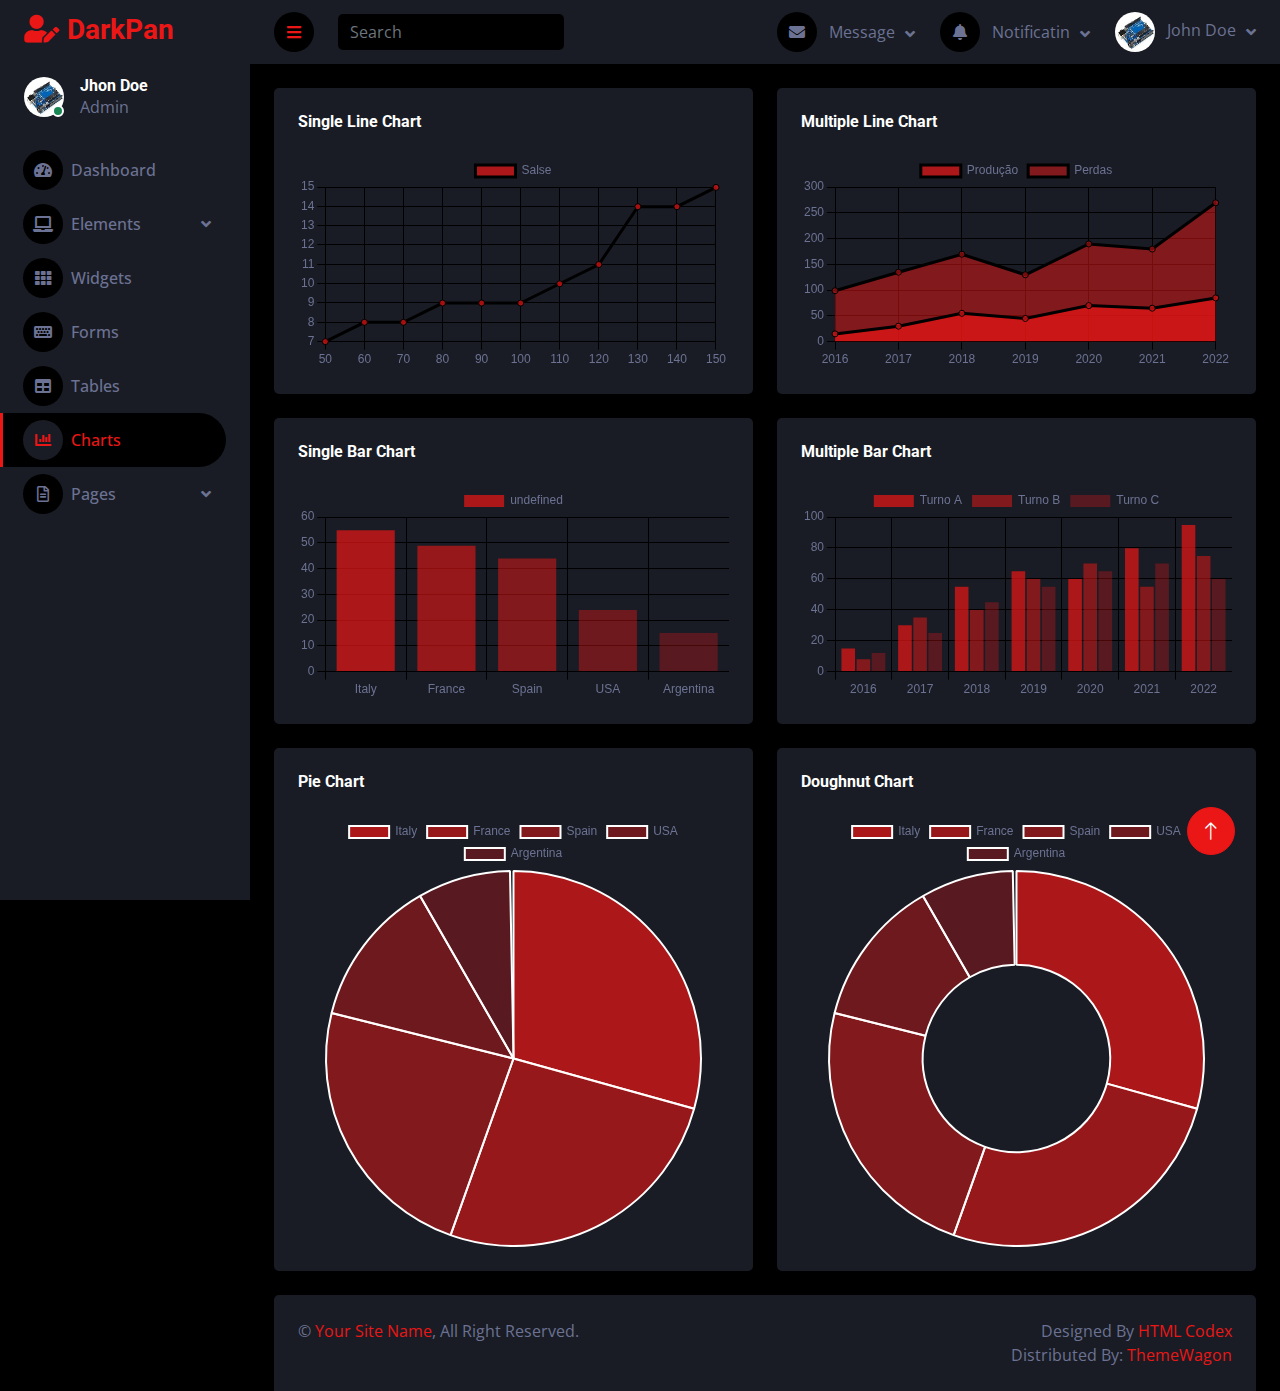
<file: chart.html>
<!DOCTYPE html>
<html lang="en">

<head>
    <meta charset="utf-8">
    <title>DarkPan - Bootstrap 5 Admin Template</title>
    <meta content="width=device-width, initial-scale=1.0" name="viewport">
    <meta content="" name="keywords">
    <meta content="" name="description">

    <!-- Favicon -->
    <link href="img/favicon.ico" rel="icon">

    <!-- Google Web Fonts -->
    <link rel="preconnect" href="https://fonts.googleapis.com">
    <link rel="preconnect" href="https://fonts.gstatic.com" crossorigin>
    <link href="https://fonts.googleapis.com/css2?family=Open+Sans:wght@400;600&family=Roboto:wght@500;700&display=swap" rel="stylesheet"> 
    
    <!-- Icon Font Stylesheet -->
    <link href="https://cdnjs.cloudflare.com/ajax/libs/font-awesome/5.10.0/css/all.min.css" rel="stylesheet">
    <link href="https://cdn.jsdelivr.net/npm/bootstrap-icons@1.4.1/font/bootstrap-icons.css" rel="stylesheet">

    <!-- Libraries Stylesheet -->
    <link href="lib/owlcarousel/assets/owl.carousel.min.css" rel="stylesheet">
    <link href="lib/tempusdominus/css/tempusdominus-bootstrap-4.min.css" rel="stylesheet" />

    <!-- Customized Bootstrap Stylesheet -->
    <link href="css/bootstrap.min.css" rel="stylesheet">

    <!-- Template Stylesheet -->
    <link href="css/style.css" rel="stylesheet">
</head>

<body>
    <div class="container-fluid position-relative d-flex p-0">
        <!-- Spinner Start -->
        <div id="spinner" class="show bg-dark position-fixed translate-middle w-100 vh-100 top-50 start-50 d-flex align-items-center justify-content-center">
            <div class="spinner-border text-primary" style="width: 3rem; height: 3rem;" role="status">
                <span class="sr-only">Loading...</span>
            </div>
        </div>
        <!-- Spinner End -->


        <!-- Sidebar Start -->
        <div class="sidebar pe-4 pb-3">
            <nav class="navbar bg-secondary navbar-dark">
                <a href="index.html" class="navbar-brand mx-4 mb-3">
                    <h3 class="text-primary"><i class="fa fa-user-edit me-2"></i>DarkPan</h3>
                </a>
                <div class="d-flex align-items-center ms-4 mb-4">
                    <div class="position-relative">
                        <img class="rounded-circle" src="img/user.jpg" alt="" style="width: 40px; height: 40px;">
                        <div class="bg-success rounded-circle border border-2 border-white position-absolute end-0 bottom-0 p-1"></div>
                    </div>
                    <div class="ms-3">
                        <h6 class="mb-0">Jhon Doe</h6>
                        <span>Admin</span>
                    </div>
                </div>
                <div class="navbar-nav w-100">
                    <a href="index.html" class="nav-item nav-link"><i class="fa fa-tachometer-alt me-2"></i>Dashboard</a>
                    <div class="nav-item dropdown">
                        <a href="#" class="nav-link dropdown-toggle" data-bs-toggle="dropdown"><i class="fa fa-laptop me-2"></i>Elements</a>
                        <div class="dropdown-menu bg-transparent border-0">
                            <a href="button.html" class="dropdown-item">Buttons</a>
                            <a href="typography.html" class="dropdown-item">Typography</a>
                            <a href="element.html" class="dropdown-item">Other Elements</a>
                        </div>
                    </div>
                    <a href="widget.html" class="nav-item nav-link"><i class="fa fa-th me-2"></i>Widgets</a>
                    <a href="form.html" class="nav-item nav-link"><i class="fa fa-keyboard me-2"></i>Forms</a>
                    <a href="table.html" class="nav-item nav-link"><i class="fa fa-table me-2"></i>Tables</a>
                    <a href="chart.html" class="nav-item nav-link active"><i class="fa fa-chart-bar me-2"></i>Charts</a>
                    <div class="nav-item dropdown">
                        <a href="#" class="nav-link dropdown-toggle" data-bs-toggle="dropdown"><i class="far fa-file-alt me-2"></i>Pages</a>
                        <div class="dropdown-menu bg-transparent border-0">
                            <a href="signin.php" class="dropdown-item">Sign In</a>
                            <a href="signup.php" class="dropdown-item">Sign Up</a>
                            <a href="404.html" class="dropdown-item">404 Error</a>
                            <a href="blank.html" class="dropdown-item">Blank Page</a>
                        </div>
                    </div>
                </div>
            </nav>
        </div>
        <!-- Sidebar End -->


        <!-- Content Start -->
        <div class="content">
            <!-- Navbar Start -->
            <nav class="navbar navbar-expand bg-secondary navbar-dark sticky-top px-4 py-0">
                <a href="index.html" class="navbar-brand d-flex d-lg-none me-4">
                    <h2 class="text-primary mb-0"><i class="fa fa-user-edit"></i></h2>
                </a>
                <a href="#" class="sidebar-toggler flex-shrink-0">
                    <i class="fa fa-bars"></i>
                </a>
                <form class="d-none d-md-flex ms-4">
                    <input class="form-control bg-dark border-0" type="search" placeholder="Search">
                </form>
                <div class="navbar-nav align-items-center ms-auto">
                    <div class="nav-item dropdown">
                        <a href="#" class="nav-link dropdown-toggle" data-bs-toggle="dropdown">
                            <i class="fa fa-envelope me-lg-2"></i>
                            <span class="d-none d-lg-inline-flex">Message</span>
                        </a>
                        <div class="dropdown-menu dropdown-menu-end bg-secondary border-0 rounded-0 rounded-bottom m-0">
                            <a href="#" class="dropdown-item">
                                <div class="d-flex align-items-center">
                                    <img class="rounded-circle" src="img/user.jpg" alt="" style="width: 40px; height: 40px;">
                                    <div class="ms-2">
                                        <h6 class="fw-normal mb-0">Jhon send you a message</h6>
                                        <small>15 minutes ago</small>
                                    </div>
                                </div>
                            </a>
                            <hr class="dropdown-divider">
                            <a href="#" class="dropdown-item">
                                <div class="d-flex align-items-center">
                                    <img class="rounded-circle" src="img/user.jpg" alt="" style="width: 40px; height: 40px;">
                                    <div class="ms-2">
                                        <h6 class="fw-normal mb-0">Jhon send you a message</h6>
                                        <small>15 minutes ago</small>
                                    </div>
                                </div>
                            </a>
                            <hr class="dropdown-divider">
                            <a href="#" class="dropdown-item">
                                <div class="d-flex align-items-center">
                                    <img class="rounded-circle" src="img/user.jpg" alt="" style="width: 40px; height: 40px;">
                                    <div class="ms-2">
                                        <h6 class="fw-normal mb-0">Jhon send you a message</h6>
                                        <small>15 minutes ago</small>
                                    </div>
                                </div>
                            </a>
                            <hr class="dropdown-divider">
                            <a href="#" class="dropdown-item text-center">See all message</a>
                        </div>
                    </div>
                    <div class="nav-item dropdown">
                        <a href="#" class="nav-link dropdown-toggle" data-bs-toggle="dropdown">
                            <i class="fa fa-bell me-lg-2"></i>
                            <span class="d-none d-lg-inline-flex">Notificatin</span>
                        </a>
                        <div class="dropdown-menu dropdown-menu-end bg-secondary border-0 rounded-0 rounded-bottom m-0">
                            <a href="#" class="dropdown-item">
                                <h6 class="fw-normal mb-0">Profile updated</h6>
                                <small>15 minutes ago</small>
                            </a>
                            <hr class="dropdown-divider">
                            <a href="#" class="dropdown-item">
                                <h6 class="fw-normal mb-0">New user added</h6>
                                <small>15 minutes ago</small>
                            </a>
                            <hr class="dropdown-divider">
                            <a href="#" class="dropdown-item">
                                <h6 class="fw-normal mb-0">Password changed</h6>
                                <small>15 minutes ago</small>
                            </a>
                            <hr class="dropdown-divider">
                            <a href="#" class="dropdown-item text-center">See all notifications</a>
                        </div>
                    </div>
                    <div class="nav-item dropdown">
                        <a href="#" class="nav-link dropdown-toggle" data-bs-toggle="dropdown">
                            <img class="rounded-circle me-lg-2" src="img/user.jpg" alt="" style="width: 40px; height: 40px;">
                            <span class="d-none d-lg-inline-flex">John Doe</span>
                        </a>
                        <div class="dropdown-menu dropdown-menu-end bg-secondary border-0 rounded-0 rounded-bottom m-0">
                            <a href="#" class="dropdown-item">My Profile</a>
                            <a href="#" class="dropdown-item">Settings</a>
                            <a href="#" class="dropdown-item">Log Out</a>
                        </div>
                    </div>
                </div>
            </nav>
            <!-- Navbar End -->


            <!-- Chart Start -->
            <div class="container-fluid pt-4 px-4">
                <div class="row g-4">
                    <div class="col-sm-12 col-xl-6">
                        <div class="bg-secondary rounded h-100 p-4">
                            <h6 class="mb-4">Single Line Chart</h6>
                            <canvas id="line-chart"></canvas>
                        </div>
                    </div>
                    <div class="col-sm-12 col-xl-6">
                        <div class="bg-secondary rounded h-100 p-4">
                            <h6 class="mb-4">Multiple Line Chart</h6>
                            <canvas id="salse-revenue"></canvas>
                        </div>
                    </div>
                    <div class="col-sm-12 col-xl-6">
                        <div class="bg-secondary rounded h-100 p-4">
                            <h6 class="mb-4">Single Bar Chart</h6>
                            <canvas id="bar-chart"></canvas>
                        </div>
                    </div>
                    <div class="col-sm-12 col-xl-6">
                        <div class="bg-secondary rounded h-100 p-4">
                            <h6 class="mb-4">Multiple Bar Chart</h6>
                            <canvas id="worldwide-sales"></canvas>
                        </div>
                    </div>
                    <div class="col-sm-12 col-xl-6">
                        <div class="bg-secondary rounded h-100 p-4">
                            <h6 class="mb-4">Pie Chart</h6>
                            <canvas id="pie-chart"></canvas>
                        </div>
                    </div>
                    <div class="col-sm-12 col-xl-6">
                        <div class="bg-secondary rounded h-100 p-4">
                            <h6 class="mb-4">Doughnut Chart</h6>
                            <canvas id="doughnut-chart"></canvas>
                        </div>
                    </div>
                </div>
            </div>
            <!-- Chart End -->


            <!-- Footer Start -->
            <div class="container-fluid pt-4 px-4">
                <div class="bg-secondary rounded-top p-4">
                    <div class="row">
                        <div class="col-12 col-sm-6 text-center text-sm-start">
                            &copy; <a href="#">Your Site Name</a>, All Right Reserved. 
                        </div>
                        <div class="col-12 col-sm-6 text-center text-sm-end">
                            <!--/*** This template is free as long as you keep the footer author’s credit link/attribution link/backlink. If you'd like to use the template without the footer author’s credit link/attribution link/backlink, you can purchase the Credit Removal License from "https://htmlcodex.com/credit-removal". Thank you for your support. ***/-->
                            Designed By <a href="https://htmlcodex.com">HTML Codex</a>
                            <br>Distributed By: <a href="https://themewagon.com" target="_blank">ThemeWagon</a>
                        </div>
                    </div>
                </div>
            </div>
            <!-- Footer End -->
        </div>
        <!-- Content End -->


        <!-- Back to Top -->
        <a href="#" class="btn btn-lg btn-primary btn-lg-square back-to-top"><i class="bi bi-arrow-up"></i></a>
    </div>

    <!-- JavaScript Libraries -->
    <script src="https://code.jquery.com/jquery-3.4.1.min.js"></script>
    <script src="https://cdn.jsdelivr.net/npm/bootstrap@5.0.0/dist/js/bootstrap.bundle.min.js"></script>
    <script src="lib/chart/chart.min.js"></script>
    <script src="lib/easing/easing.min.js"></script>
    <script src="lib/waypoints/waypoints.min.js"></script>
    <script src="lib/owlcarousel/owl.carousel.min.js"></script>
    <script src="lib/tempusdominus/js/moment.min.js"></script>
    <script src="lib/tempusdominus/js/moment-timezone.min.js"></script>
    <script src="lib/tempusdominus/js/tempusdominus-bootstrap-4.min.js"></script>

    <!-- Template Javascript -->
    <script src="js/main.js"></script>
</body>

</html>
</file>
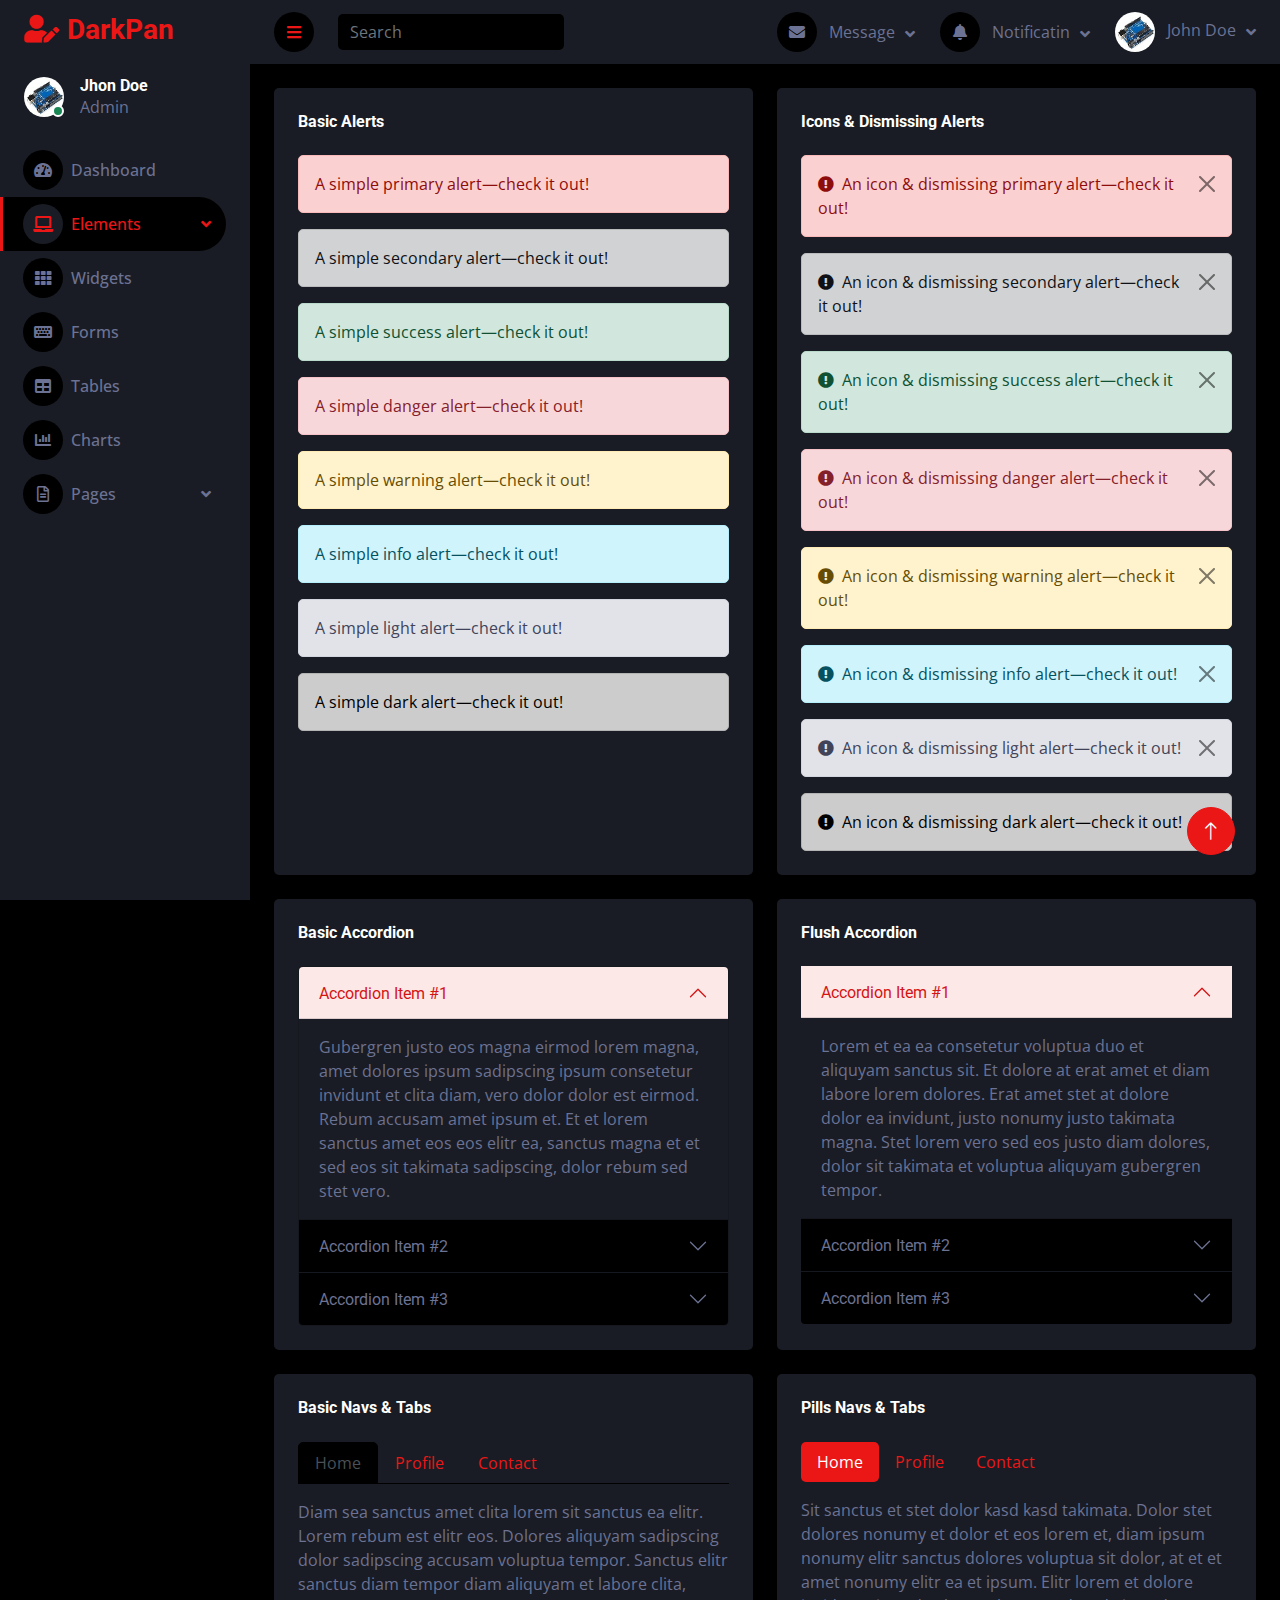
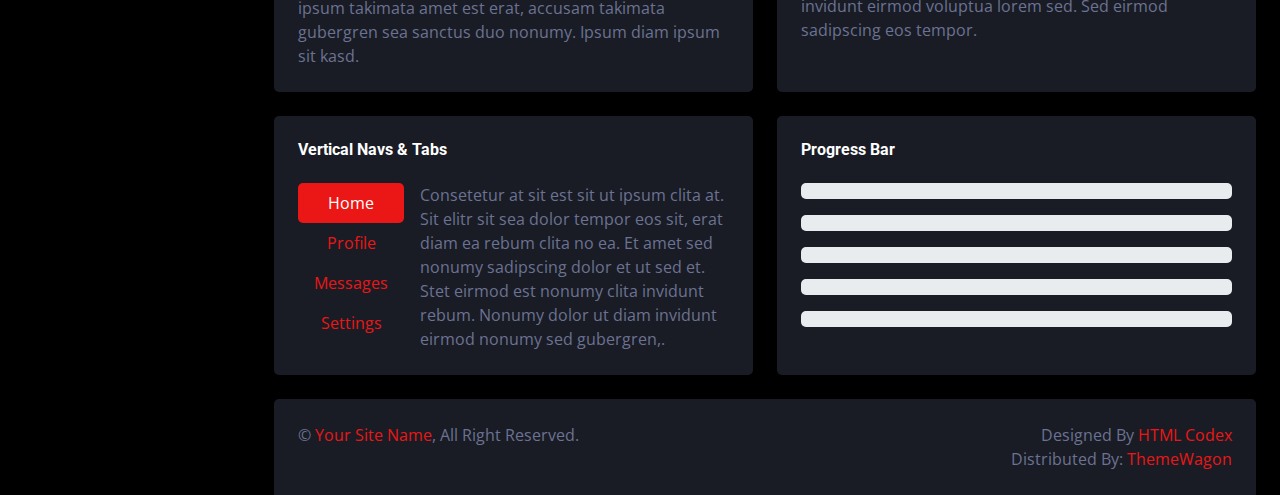
<file: element.html>
<!DOCTYPE html>
<html lang="en">

<head>
    <meta charset="utf-8">
    <title>DarkPan - Bootstrap 5 Admin Template</title>
    <meta content="width=device-width, initial-scale=1.0" name="viewport">
    <meta content="" name="keywords">
    <meta content="" name="description">

    <!-- Favicon -->
    <link href="img/favicon.ico" rel="icon">

    <!-- Google Web Fonts -->
    <link rel="preconnect" href="https://fonts.googleapis.com">
    <link rel="preconnect" href="https://fonts.gstatic.com" crossorigin>
    <link href="https://fonts.googleapis.com/css2?family=Open+Sans:wght@400;600&family=Roboto:wght@500;700&display=swap" rel="stylesheet"> 
    
    <!-- Icon Font Stylesheet -->
    <link href="https://cdnjs.cloudflare.com/ajax/libs/font-awesome/5.10.0/css/all.min.css" rel="stylesheet">
    <link href="https://cdn.jsdelivr.net/npm/bootstrap-icons@1.4.1/font/bootstrap-icons.css" rel="stylesheet">

    <!-- Libraries Stylesheet -->
    <link href="lib/owlcarousel/assets/owl.carousel.min.css" rel="stylesheet">
    <link href="lib/tempusdominus/css/tempusdominus-bootstrap-4.min.css" rel="stylesheet" />

    <!-- Customized Bootstrap Stylesheet -->
    <link href="css/bootstrap.min.css" rel="stylesheet">

    <!-- Template Stylesheet -->
    <link href="css/style.css" rel="stylesheet">
</head>

<body>
    <div class="container-fluid position-relative d-flex p-0">
        <!-- Spinner Start -->
        <div id="spinner" class="show bg-dark position-fixed translate-middle w-100 vh-100 top-50 start-50 d-flex align-items-center justify-content-center">
            <div class="spinner-border text-primary" style="width: 3rem; height: 3rem;" role="status">
                <span class="sr-only">Loading...</span>
            </div>
        </div>
        <!-- Spinner End -->


        <!-- Sidebar Start -->
        <div class="sidebar pe-4 pb-3">
            <nav class="navbar bg-secondary navbar-dark">
                <a href="index.html" class="navbar-brand mx-4 mb-3">
                    <h3 class="text-primary"><i class="fa fa-user-edit me-2"></i>DarkPan</h3>
                </a>
                <div class="d-flex align-items-center ms-4 mb-4">
                    <div class="position-relative">
                        <img class="rounded-circle" src="img/user.jpg" alt="" style="width: 40px; height: 40px;">
                        <div class="bg-success rounded-circle border border-2 border-white position-absolute end-0 bottom-0 p-1"></div>
                    </div>
                    <div class="ms-3">
                        <h6 class="mb-0">Jhon Doe</h6>
                        <span>Admin</span>
                    </div>
                </div>
                <div class="navbar-nav w-100">
                    <a href="index.html" class="nav-item nav-link"><i class="fa fa-tachometer-alt me-2"></i>Dashboard</a>
                    <div class="nav-item dropdown">
                        <a href="#" class="nav-link dropdown-toggle active" data-bs-toggle="dropdown"><i class="fa fa-laptop me-2"></i>Elements</a>
                        <div class="dropdown-menu bg-transparent border-0">
                            <a href="button.html" class="dropdown-item">Buttons</a>
                            <a href="typography.html" class="dropdown-item">Typography</a>
                            <a href="element.html" class="dropdown-item active">Other Elements</a>
                        </div>
                    </div>
                    <a href="widget.html" class="nav-item nav-link"><i class="fa fa-th me-2"></i>Widgets</a>
                    <a href="form.html" class="nav-item nav-link"><i class="fa fa-keyboard me-2"></i>Forms</a>
                    <a href="table.html" class="nav-item nav-link"><i class="fa fa-table me-2"></i>Tables</a>
                    <a href="chart.html" class="nav-item nav-link"><i class="fa fa-chart-bar me-2"></i>Charts</a>
                    <div class="nav-item dropdown">
                        <a href="#" class="nav-link dropdown-toggle" data-bs-toggle="dropdown"><i class="far fa-file-alt me-2"></i>Pages</a>
                        <div class="dropdown-menu bg-transparent border-0">
                            <a href="signin.html" class="dropdown-item">Sign In</a>
                            <a href="signup.html" class="dropdown-item">Sign Up</a>
                            <a href="404.html" class="dropdown-item">404 Error</a>
                            <a href="blank.html" class="dropdown-item">Blank Page</a>
                        </div>
                    </div>
                </div>
            </nav>
        </div>
        <!-- Sidebar End -->


        <!-- Content Start -->
        <div class="content">
            <!-- Navbar Start -->
            <nav class="navbar navbar-expand bg-secondary navbar-dark sticky-top px-4 py-0">
                <a href="index.html" class="navbar-brand d-flex d-lg-none me-4">
                    <h2 class="text-primary mb-0"><i class="fa fa-user-edit"></i></h2>
                </a>
                <a href="#" class="sidebar-toggler flex-shrink-0">
                    <i class="fa fa-bars"></i>
                </a>
                <form class="d-none d-md-flex ms-4">
                    <input class="form-control bg-dark border-0" type="search" placeholder="Search">
                </form>
                <div class="navbar-nav align-items-center ms-auto">
                    <div class="nav-item dropdown">
                        <a href="#" class="nav-link dropdown-toggle" data-bs-toggle="dropdown">
                            <i class="fa fa-envelope me-lg-2"></i>
                            <span class="d-none d-lg-inline-flex">Message</span>
                        </a>
                        <div class="dropdown-menu dropdown-menu-end bg-secondary border-0 rounded-0 rounded-bottom m-0">
                            <a href="#" class="dropdown-item">
                                <div class="d-flex align-items-center">
                                    <img class="rounded-circle" src="img/user.jpg" alt="" style="width: 40px; height: 40px;">
                                    <div class="ms-2">
                                        <h6 class="fw-normal mb-0">Jhon send you a message</h6>
                                        <small>15 minutes ago</small>
                                    </div>
                                </div>
                            </a>
                            <hr class="dropdown-divider">
                            <a href="#" class="dropdown-item">
                                <div class="d-flex align-items-center">
                                    <img class="rounded-circle" src="img/user.jpg" alt="" style="width: 40px; height: 40px;">
                                    <div class="ms-2">
                                        <h6 class="fw-normal mb-0">Jhon send you a message</h6>
                                        <small>15 minutes ago</small>
                                    </div>
                                </div>
                            </a>
                            <hr class="dropdown-divider">
                            <a href="#" class="dropdown-item">
                                <div class="d-flex align-items-center">
                                    <img class="rounded-circle" src="img/user.jpg" alt="" style="width: 40px; height: 40px;">
                                    <div class="ms-2">
                                        <h6 class="fw-normal mb-0">Jhon send you a message</h6>
                                        <small>15 minutes ago</small>
                                    </div>
                                </div>
                            </a>
                            <hr class="dropdown-divider">
                            <a href="#" class="dropdown-item text-center">See all message</a>
                        </div>
                    </div>
                    <div class="nav-item dropdown">
                        <a href="#" class="nav-link dropdown-toggle" data-bs-toggle="dropdown">
                            <i class="fa fa-bell me-lg-2"></i>
                            <span class="d-none d-lg-inline-flex">Notificatin</span>
                        </a>
                        <div class="dropdown-menu dropdown-menu-end bg-secondary border-0 rounded-0 rounded-bottom m-0">
                            <a href="#" class="dropdown-item">
                                <h6 class="fw-normal mb-0">Profile updated</h6>
                                <small>15 minutes ago</small>
                            </a>
                            <hr class="dropdown-divider">
                            <a href="#" class="dropdown-item">
                                <h6 class="fw-normal mb-0">New user added</h6>
                                <small>15 minutes ago</small>
                            </a>
                            <hr class="dropdown-divider">
                            <a href="#" class="dropdown-item">
                                <h6 class="fw-normal mb-0">Password changed</h6>
                                <small>15 minutes ago</small>
                            </a>
                            <hr class="dropdown-divider">
                            <a href="#" class="dropdown-item text-center">See all notifications</a>
                        </div>
                    </div>
                    <div class="nav-item dropdown">
                        <a href="#" class="nav-link dropdown-toggle" data-bs-toggle="dropdown">
                            <img class="rounded-circle me-lg-2" src="img/user.jpg" alt="" style="width: 40px; height: 40px;">
                            <span class="d-none d-lg-inline-flex">John Doe</span>
                        </a>
                        <div class="dropdown-menu dropdown-menu-end bg-secondary border-0 rounded-0 rounded-bottom m-0">
                            <a href="#" class="dropdown-item">My Profile</a>
                            <a href="#" class="dropdown-item">Settings</a>
                            <a href="#" class="dropdown-item">Log Out</a>
                        </div>
                    </div>
                </div>
            </nav>
            <!-- Navbar End -->


            <!-- Other Elements Start -->
            <div class="container-fluid pt-4 px-4">
                <div class="row g-4">
                    <div class="col-sm-12 col-xl-6">
                        <div class="bg-secondary rounded h-100 p-4">
                            <h6 class="mb-4">Basic Alerts</h6>
                            <div class="alert alert-primary" role="alert">
                                A simple primary alert—check it out!
                            </div>
                            <div class="alert alert-secondary" role="alert">
                                A simple secondary alert—check it out!
                            </div>
                            <div class="alert alert-success" role="alert">
                                A simple success alert—check it out!
                            </div>
                            <div class="alert alert-danger" role="alert">
                                A simple danger alert—check it out!
                            </div>
                            <div class="alert alert-warning" role="alert">
                                A simple warning alert—check it out!
                            </div>
                            <div class="alert alert-info" role="alert">
                                A simple info alert—check it out!
                            </div>
                            <div class="alert alert-light" role="alert">
                                A simple light alert—check it out!
                            </div>
                            <div class="alert alert-dark mb-0" role="alert">
                                A simple dark alert—check it out!
                            </div>
                        </div>
                    </div>
                    <div class="col-sm-12 col-xl-6">
                        <div class="bg-secondary rounded h-100 p-4">
                            <h6 class="mb-4">Icons & Dismissing Alerts</h6>
                            <div class="alert alert-primary alert-dismissible fade show" role="alert">
                                <i class="fa fa-exclamation-circle me-2"></i>An icon & dismissing primary alert—check it out!
                                <button type="button" class="btn-close" data-bs-dismiss="alert" aria-label="Close"></button>
                            </div>
                            <div class="alert alert-secondary alert-dismissible fade show" role="alert">
                                <i class="fa fa-exclamation-circle me-2"></i>An icon & dismissing secondary alert—check it out!
                                <button type="button" class="btn-close" data-bs-dismiss="alert" aria-label="Close"></button>
                            </div>
                            <div class="alert alert-success alert-dismissible fade show" role="alert">
                                <i class="fa fa-exclamation-circle me-2"></i>An icon & dismissing success alert—check it out!
                                <button type="button" class="btn-close" data-bs-dismiss="alert" aria-label="Close"></button>
                            </div>
                            <div class="alert alert-danger alert-dismissible fade show" role="alert">
                                <i class="fa fa-exclamation-circle me-2"></i>An icon & dismissing danger alert—check it out!
                                <button type="button" class="btn-close" data-bs-dismiss="alert" aria-label="Close"></button>
                            </div>
                            <div class="alert alert-warning alert-dismissible fade show" role="alert">
                                <i class="fa fa-exclamation-circle me-2"></i>An icon & dismissing warning alert—check it out!
                                <button type="button" class="btn-close" data-bs-dismiss="alert" aria-label="Close"></button>
                            </div>
                            <div class="alert alert-info alert-dismissible fade show" role="alert">
                                <i class="fa fa-exclamation-circle me-2"></i>An icon & dismissing info alert—check it out!
                                <button type="button" class="btn-close" data-bs-dismiss="alert" aria-label="Close"></button>
                            </div>
                            <div class="alert alert-light alert-dismissible fade show" role="alert">
                                <i class="fa fa-exclamation-circle me-2"></i>An icon & dismissing light alert—check it out!
                                <button type="button" class="btn-close" data-bs-dismiss="alert" aria-label="Close"></button>
                            </div>
                            <div class="alert alert-dark alert-dismissible fade show mb-0" role="alert">
                                <i class="fa fa-exclamation-circle me-2"></i>An icon & dismissing dark alert—check it out!
                                <button type="button" class="btn-close" data-bs-dismiss="alert" aria-label="Close"></button>
                            </div>
                        </div>
                    </div>
                    <div class="col-sm-12 col-xl-6">
                        <div class="bg-secondary rounded h-100 p-4">
                            <h6 class="mb-4">Basic Accordion</h6>
                            <div class="accordion" id="accordionExample">
                                <div class="accordion-item bg-transparent">
                                    <h2 class="accordion-header" id="headingOne">
                                        <button class="accordion-button" type="button" data-bs-toggle="collapse"
                                            data-bs-target="#collapseOne" aria-expanded="true"
                                            aria-controls="collapseOne">
                                            Accordion Item #1
                                        </button>
                                    </h2>
                                    <div id="collapseOne" class="accordion-collapse collapse show"
                                        aria-labelledby="headingOne" data-bs-parent="#accordionExample">
                                        <div class="accordion-body">
                                            Gubergren justo eos magna eirmod lorem magna, amet dolores ipsum sadipscing ipsum consetetur invidunt et clita diam, vero dolor dolor est eirmod. Rebum accusam amet ipsum et. Et et lorem sanctus amet eos eos elitr ea, sanctus magna et et sed eos sit takimata sadipscing, dolor rebum sed stet vero.
                                        </div>
                                    </div>
                                </div>
                                <div class="accordion-item bg-transparent">
                                    <h2 class="accordion-header" id="headingTwo">
                                        <button class="accordion-button collapsed" type="button"
                                            data-bs-toggle="collapse" data-bs-target="#collapseTwo"
                                            aria-expanded="false" aria-controls="collapseTwo">
                                            Accordion Item #2
                                        </button>
                                    </h2>
                                    <div id="collapseTwo" class="accordion-collapse collapse"
                                        aria-labelledby="headingTwo" data-bs-parent="#accordionExample">
                                        <div class="accordion-body">
                                            Voluptua sit dolores consetetur ea et diam est et takimata. Et erat sadipscing dolores et stet diam ut ut diam, sit aliquyam no magna et dolore lorem dolor sit. Lorem lorem sed sed duo, eirmod sit diam ipsum sit erat, lorem sit dolor diam amet ea aliquyam tempor rebum invidunt,.
                                        </div>
                                    </div>
                                </div>
                                <div class="accordion-item bg-transparent">
                                    <h2 class="accordion-header" id="headingThree">
                                        <button class="accordion-button collapsed" type="button"
                                            data-bs-toggle="collapse" data-bs-target="#collapseThree"
                                            aria-expanded="false" aria-controls="collapseThree">
                                            Accordion Item #3
                                        </button>
                                    </h2>
                                    <div id="collapseThree" class="accordion-collapse collapse"
                                        aria-labelledby="headingThree" data-bs-parent="#accordionExample">
                                        <div class="accordion-body">
                                            Dolore eos dolor tempor justo sea eos amet eos kasd dolor, et diam tempor lorem dolores vero. Stet dolore gubergren nonumy diam. Consetetur sit takimata magna invidunt, dolore sea amet consetetur ea et rebum, invidunt et amet sit sea. Dolor eirmod sed magna sadipscing sadipscing lorem lorem sed, sit lorem.
                                        </div>
                                    </div>
                                </div>
                            </div>
                        </div>
                    </div>
                    <div class="col-sm-12 col-xl-6">
                        <div class="bg-secondary rounded h-100 p-4">
                            <h6 class="mb-4">Flush Accordion</h6>
                            <div class="accordion accordion-flush" id="accordionFlushExample">
                                <div class="accordion-item bg-transparent">
                                    <h2 class="accordion-header" id="flush-headingOne">
                                        <button class="accordion-button" type="button"
                                            data-bs-toggle="collapse" data-bs-target="#flush-collapseOne"
                                            aria-expanded="true" aria-controls="flush-collapseOne">
                                            Accordion Item #1
                                        </button>
                                    </h2>
                                    <div id="flush-collapseOne" class="accordion-collapse collapse show"
                                        aria-labelledby="flush-headingOne" data-bs-parent="#accordionFlushExample">
                                        <div class="accordion-body">
                                            Lorem et ea ea consetetur voluptua duo et aliquyam sanctus sit. Et dolore at erat amet et diam labore lorem dolores. Erat amet stet at dolore dolor ea invidunt, justo nonumy justo takimata magna. Stet lorem vero sed eos justo diam dolores, dolor sit takimata et voluptua aliquyam gubergren tempor.
                                        </div>
                                    </div>
                                </div>
                                <div class="accordion-item bg-transparent">
                                    <h2 class="accordion-header" id="flush-headingTwo">
                                        <button class="accordion-button collapsed" type="button"
                                            data-bs-toggle="collapse" data-bs-target="#flush-collapseTwo"
                                            aria-expanded="false" aria-controls="flush-collapseTwo">
                                            Accordion Item #2
                                        </button>
                                    </h2>
                                    <div id="flush-collapseTwo" class="accordion-collapse collapse"
                                        aria-labelledby="flush-headingTwo" data-bs-parent="#accordionFlushExample">
                                        <div class="accordion-body">
                                            Sea diam dolore aliquyam aliquyam diam et consetetur et. Accusam amet no invidunt invidunt et consetetur, magna ut nonumy kasd erat tempor dolor et. Diam magna dolor sed amet duo dolores magna vero. Amet sit sadipscing ea diam clita lorem sit. Vero et et et tempor diam. Ipsum eirmod sit.
                                        </div>
                                    </div>
                                </div>
                                <div class="accordion-item bg-transparent">
                                    <h2 class="accordion-header" id="flush-headingThree">
                                        <button class="accordion-button collapsed" type="button"
                                            data-bs-toggle="collapse" data-bs-target="#flush-collapseThree"
                                            aria-expanded="false" aria-controls="flush-collapseThree">
                                            Accordion Item #3
                                        </button>
                                    </h2>
                                    <div id="flush-collapseThree" class="accordion-collapse collapse"
                                        aria-labelledby="flush-headingThree" data-bs-parent="#accordionFlushExample">
                                        <div class="accordion-body">
                                            Sea sea sit sanctus magna gubergren kasd, magna justo ea lorem lorem. Elitr aliquyam ipsum clita consetetur duo at nonumy invidunt, invidunt eos dolore vero sit amet amet magna tempor clita, takimata diam justo stet erat et vero erat. Sit ipsum eirmod sea ut vero dolores sea clita nonumy, no.
                                        </div>
                                    </div>
                                </div>
                            </div>
                        </div>
                    </div>
                    <div class="col-sm-12 col-xl-6">
                        <div class="bg-secondary rounded h-100 p-4">
                            <h6 class="mb-4">Basic Navs & Tabs</h6>
                            <nav>
                                <div class="nav nav-tabs" id="nav-tab" role="tablist">
                                    <button class="nav-link active" id="nav-home-tab" data-bs-toggle="tab"
                                        data-bs-target="#nav-home" type="button" role="tab" aria-controls="nav-home"
                                        aria-selected="true">Home</button>
                                    <button class="nav-link" id="nav-profile-tab" data-bs-toggle="tab"
                                        data-bs-target="#nav-profile" type="button" role="tab"
                                        aria-controls="nav-profile" aria-selected="false">Profile</button>
                                    <button class="nav-link" id="nav-contact-tab" data-bs-toggle="tab"
                                        data-bs-target="#nav-contact" type="button" role="tab"
                                        aria-controls="nav-contact" aria-selected="false">Contact</button>
                                </div>
                            </nav>
                            <div class="tab-content pt-3" id="nav-tabContent">
                                <div class="tab-pane fade show active" id="nav-home" role="tabpanel" aria-labelledby="nav-home-tab">
                                    Diam sea sanctus amet clita lorem sit sanctus ea elitr. Lorem rebum est elitr eos. Dolores aliquyam sadipscing dolor sadipscing accusam voluptua tempor. Sanctus elitr sanctus diam tempor diam aliquyam et labore clita, ipsum takimata amet est erat, accusam takimata gubergren sea sanctus duo nonumy. Ipsum diam ipsum sit kasd.
                                </div>
                                <div class="tab-pane fade" id="nav-profile" role="tabpanel" aria-labelledby="nav-profile-tab">
                                    Sanctus vero sit kasd sea gubergren takimata consetetur elitr elitr, consetetur sadipscing takimata ipsum dolores. Accusam duo accusam et labore ea elitr ipsum tempor sit, dolore aliquyam ipsum sit amet sit. Et dolore ipsum labore invidunt rebum. Sed dolore gubergren sanctus vero diam lorem rebum elitr, erat diam dolor clita.
                                </div>
                                <div class="tab-pane fade" id="nav-contact" role="tabpanel" aria-labelledby="nav-contact-tab">
                                    Sit consetetur eirmod lorem ea magna sadipscing ipsum elitr invidunt, dolores lorem erat ipsum ut aliquyam eos lorem sed. Nonumy aliquyam ea justo eos dolores dolores duo dolores. Aliquyam dolor sea dolores sit takimata no erat vero. At lorem justo tempor lorem duo, stet kasd aliquyam ipsum voluptua labore at.
                                </div>
                            </div>
                        </div>
                    </div>
                    <div class="col-sm-12 col-xl-6">
                        <div class="bg-secondary rounded h-100 p-4">
                            <h6 class="mb-4">Pills Navs & Tabs</h6>
                            <ul class="nav nav-pills mb-3" id="pills-tab" role="tablist">
                                <li class="nav-item" role="presentation">
                                    <button class="nav-link active" id="pills-home-tab" data-bs-toggle="pill"
                                        data-bs-target="#pills-home" type="button" role="tab" aria-controls="pills-home"
                                        aria-selected="true">Home</button>
                                </li>
                                <li class="nav-item" role="presentation">
                                    <button class="nav-link" id="pills-profile-tab" data-bs-toggle="pill"
                                        data-bs-target="#pills-profile" type="button" role="tab"
                                        aria-controls="pills-profile" aria-selected="false">Profile</button>
                                </li>
                                <li class="nav-item" role="presentation">
                                    <button class="nav-link" id="pills-contact-tab" data-bs-toggle="pill"
                                        data-bs-target="#pills-contact" type="button" role="tab"
                                        aria-controls="pills-contact" aria-selected="false">Contact</button>
                                </li>
                            </ul>
                            <div class="tab-content" id="pills-tabContent">
                                <div class="tab-pane fade show active" id="pills-home" role="tabpanel" aria-labelledby="pills-home-tab">
                                    Sit sanctus et stet dolor kasd kasd takimata. Dolor stet dolores nonumy et dolor et eos lorem et, diam ipsum nonumy elitr sanctus dolores voluptua sit dolor, at et et amet nonumy elitr ea et ipsum. Elitr lorem et dolore invidunt eirmod voluptua lorem sed. Sed eirmod sadipscing eos tempor.
                                </div>
                                <div class="tab-pane fade" id="pills-profile" role="tabpanel" aria-labelledby="pills-profile-tab">
                                    Invidunt rebum voluptua lorem eirmod dolore. Amet no sed sanctus lorem ea. Nonumy sit stet sit magna. Rebum rebum ipsum clita erat consetetur, sit dolor sit clita et amet. Est et clita dolore takimata, sea dolores tempor erat consetetur lorem. Consetetur sea sadipscing dolor et dolores et stet, tempor elitr.
                                </div>
                                <div class="tab-pane fade" id="pills-contact" role="tabpanel" aria-labelledby="pills-contact-tab">
                                    Et diam et est sed vero ipsum voluptua dolor et, sit eos justo ipsum no ipsum amet sed aliquyam dolore, ut ipsum sanctus et consetetur. Sit ea sit clita lorem ea gubergren. Et dolore vero sanctus voluptua ipsum sadipscing amet at. Et sed dolore voluptua dolor eos tempor, erat amet.
                                </div>
                            </div>
                        </div>
                    </div>
                    <div class="col-sm-12 col-xl-6">
                        <div class="bg-secondary rounded h-100 p-4">
                            <h6 class="mb-4">Vertical Navs & Tabs</h6>
                            <div class="d-flex align-items-start">
                                <div class="nav flex-column nav-pills me-3" id="v-pills-tab" role="tablist"
                                    aria-orientation="vertical">
                                    <button class="nav-link active" id="v-pills-home-tab" data-bs-toggle="pill"
                                        data-bs-target="#v-pills-home" type="button" role="tab"
                                        aria-controls="v-pills-home" aria-selected="true">Home</button>
                                    <button class="nav-link" id="v-pills-profile-tab" data-bs-toggle="pill"
                                        data-bs-target="#v-pills-profile" type="button" role="tab"
                                        aria-controls="v-pills-profile" aria-selected="false">Profile</button>
                                    <button class="nav-link" id="v-pills-messages-tab" data-bs-toggle="pill"
                                        data-bs-target="#v-pills-messages" type="button" role="tab"
                                        aria-controls="v-pills-messages" aria-selected="false">Messages</button>
                                    <button class="nav-link" id="v-pills-settings-tab" data-bs-toggle="pill"
                                        data-bs-target="#v-pills-settings" type="button" role="tab"
                                        aria-controls="v-pills-settings" aria-selected="false">Settings</button>
                                </div>
                                <div class="tab-content" id="v-pills-tabContent">
                                    <div class="tab-pane fade show active" id="v-pills-home" role="tabpanel" aria-labelledby="v-pills-home-tab">
                                        Consetetur at sit est sit ut ipsum clita at. Sit elitr sit sea dolor tempor eos sit, erat diam ea rebum clita no ea. Et amet sed nonumy sadipscing dolor et ut sed et. Stet eirmod est nonumy clita invidunt rebum. Nonumy dolor ut diam invidunt eirmod nonumy sed gubergren,.
                                    </div>
                                    <div class="tab-pane fade" id="v-pills-profile" role="tabpanel" aria-labelledby="v-pills-profile-tab">
                                        Tempor et kasd accusam duo et dolor no accusam dolore, dolor sed voluptua duo no, sit et stet lorem dolor ipsum tempor consetetur vero, consetetur est eos sit eirmod erat diam accusam sadipscing sit. Takimata erat ea eirmod tempor elitr dolore sadipscing kasd justo, elitr tempor sed eos sadipscing magna.
                                    </div>
                                    <div class="tab-pane fade" id="v-pills-messages" role="tabpanel" aria-labelledby="v-pills-messages-tab">
                                        Sed kasd kasd ea clita sed lorem amet tempor est voluptua, labore stet dolores gubergren clita lorem sed nonumy at. Dolores et ut erat voluptua. Est voluptua stet accusam rebum, elitr amet sit takimata sea eirmod. Sanctus elitr amet sit dolore sea stet et ut. Dolor et sanctus elitr ut.
                                    </div>
                                    <div class="tab-pane fade" id="v-pills-settings" role="tabpanel" aria-labelledby="v-pills-settings-tab">
                                        Sit et vero kasd sea et at, aliquyam takimata et et est, labore et takimata sed ut stet sanctus, nonumy dolor invidunt sit labore et, amet et dolor sit dolor tempor et dolor ipsum nonumy, accusam clita sadipscing ut et labore labore est, dolore accusam vero at est sit. Invidunt.
                                    </div>
                                </div>
                            </div>
                        </div>
                    </div>
                    <div class="col-sm-12 col-xl-6">
                        <div class="bg-secondary rounded h-100 p-4">
                            <h6 class="mb-4">Progress Bar</h6>
                            <div class="pg-bar mb-3">
                                <div class="progress">
                                    <div class="progress-bar progress-bar-striped" role="progressbar" aria-valuenow="10" aria-valuemin="0" aria-valuemax="100"></div>
                                </div>
                            </div>
                            <div class="pg-bar mb-3">
                                <div class="progress">
                                    <div class="progress-bar progress-bar-striped bg-success" role="progressbar" aria-valuenow="25" aria-valuemin="0" aria-valuemax="100"></div>
                                </div>
                            </div>
                            <div class="pg-bar mb-3">
                                <div class="progress">
                                    <div class="progress-bar progress-bar-striped bg-info" role="progressbar" aria-valuenow="50" aria-valuemin="0" aria-valuemax="100"></div>
                                </div>
                            </div>
                            <div class="pg-bar mb-3">
                                <div class="progress">
                                    <div class="progress-bar progress-bar-striped bg-warning" role="progressbar" aria-valuenow="75" aria-valuemin="0" aria-valuemax="100"></div>
                                </div>
                            </div>
                            <div class="pg-bar mb-0">
                                <div class="progress">
                                    <div class="progress-bar progress-bar-striped bg-danger" role="progressbar" aria-valuenow="100" aria-valuemin="0" aria-valuemax="100"></div>
                                </div>
                            </div>
                        </div>
                    </div>
                </div>
            </div>
            <!-- Other Elements End -->


            <!-- Footer Start -->
            <div class="container-fluid pt-4 px-4">
                <div class="bg-secondary rounded-top p-4">
                    <div class="row">
                        <div class="col-12 col-sm-6 text-center text-sm-start">
                            &copy; <a href="#">Your Site Name</a>, All Right Reserved. 
                        </div>
                        <div class="col-12 col-sm-6 text-center text-sm-end">
                            <!--/*** This template is free as long as you keep the footer author’s credit link/attribution link/backlink. If you'd like to use the template without the footer author’s credit link/attribution link/backlink, you can purchase the Credit Removal License from "https://htmlcodex.com/credit-removal". Thank you for your support. ***/-->
                            Designed By <a href="https://htmlcodex.com">HTML Codex</a>
                            <br>Distributed By: <a href="https://themewagon.com" target="_blank">ThemeWagon</a>
                        </div>
                    </div>
                </div>
            </div>
            <!-- Footer End -->
        </div>
        <!-- Content End -->


        <!-- Back to Top -->
        <a href="#" class="btn btn-lg btn-primary btn-lg-square back-to-top"><i class="bi bi-arrow-up"></i></a>
    </div>

    <!-- JavaScript Libraries -->
    <script src="https://code.jquery.com/jquery-3.4.1.min.js"></script>
    <script src="https://cdn.jsdelivr.net/npm/bootstrap@5.0.0/dist/js/bootstrap.bundle.min.js"></script>
    <script src="lib/chart/chart.min.js"></script>
    <script src="lib/easing/easing.min.js"></script>
    <script src="lib/waypoints/waypoints.min.js"></script>
    <script src="lib/owlcarousel/owl.carousel.min.js"></script>
    <script src="lib/tempusdominus/js/moment.min.js"></script>
    <script src="lib/tempusdominus/js/moment-timezone.min.js"></script>
    <script src="lib/tempusdominus/js/tempusdominus-bootstrap-4.min.js"></script>

    <!-- Template Javascript -->
    <script src="js/main.js"></script>
</body>

</html>
</file>
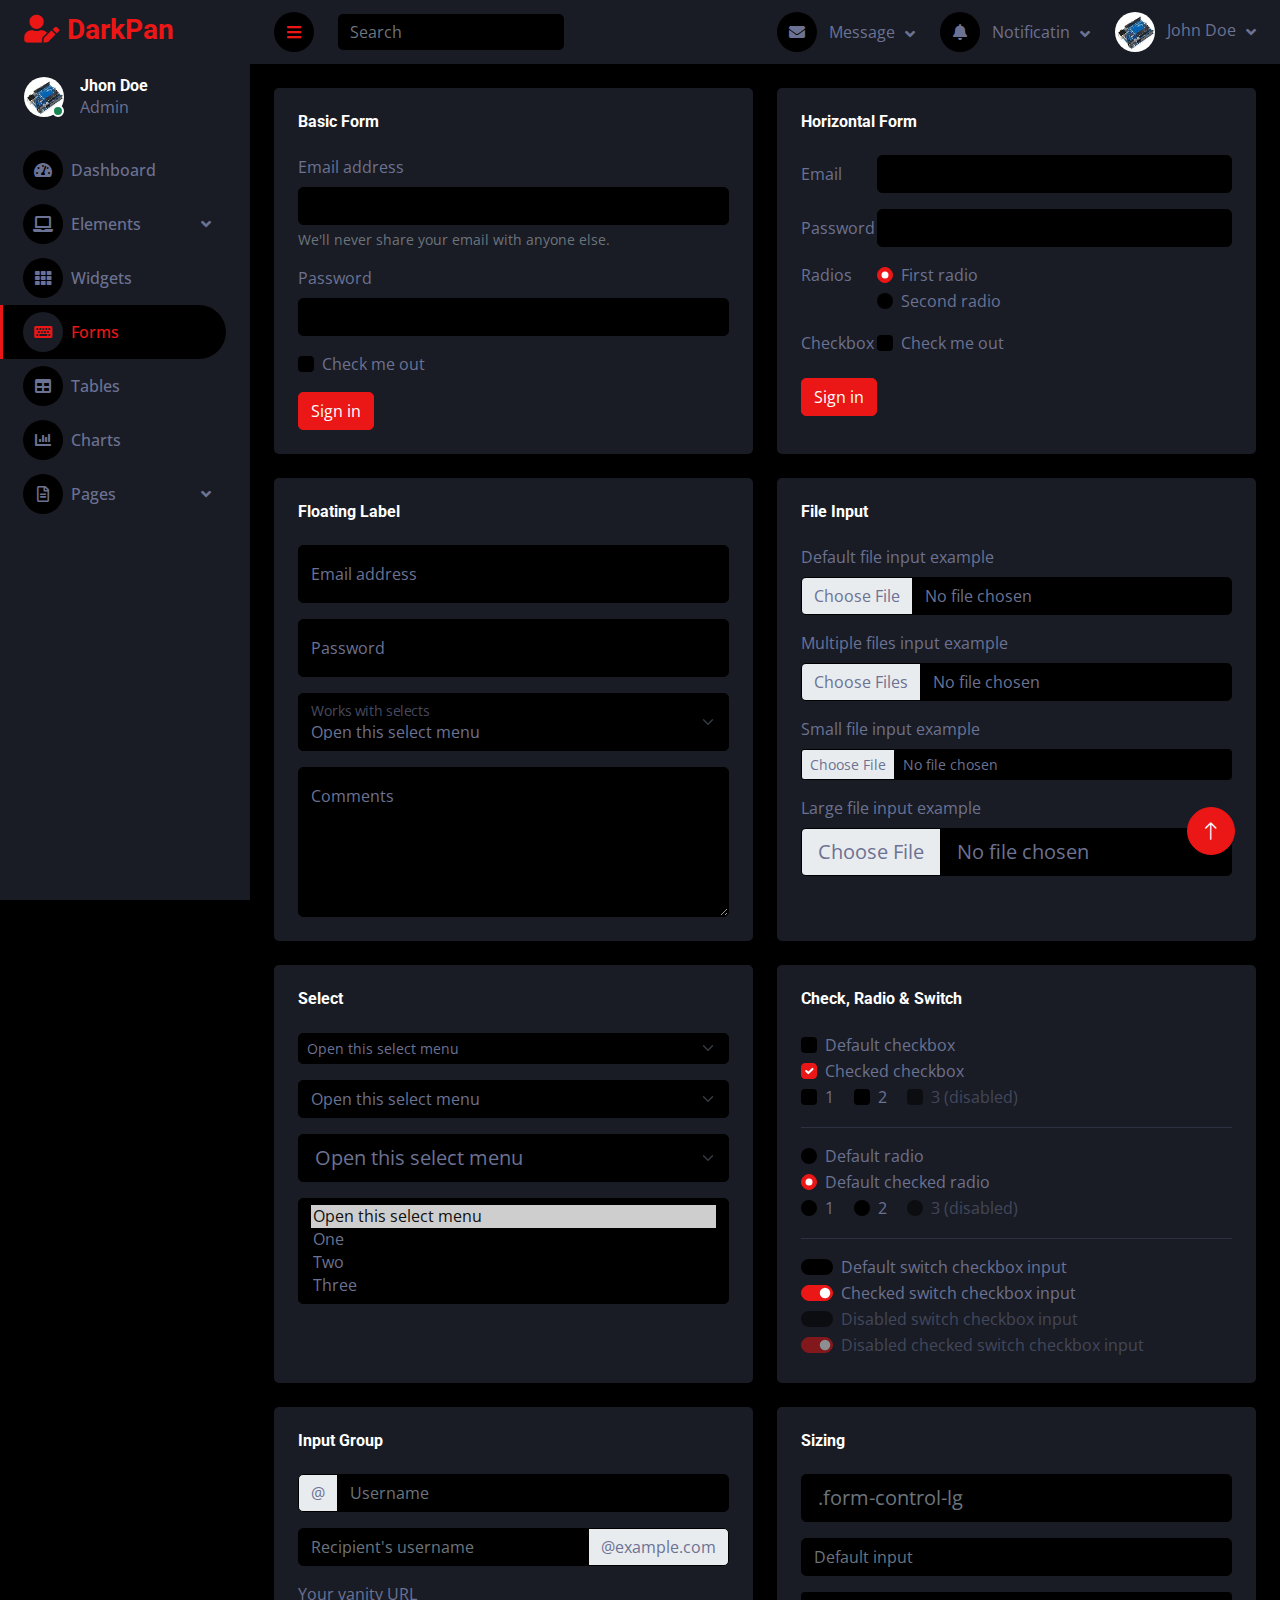
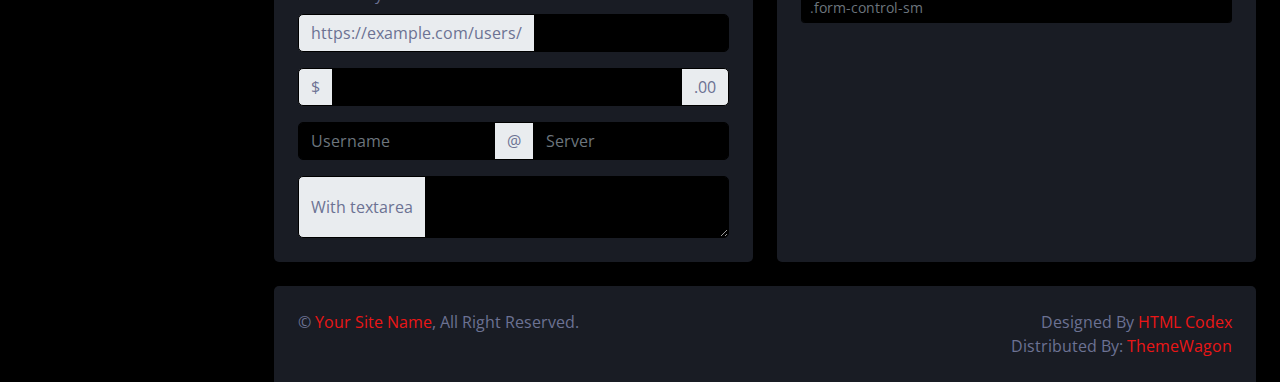
<file: form.html>
<!DOCTYPE html>
<html lang="en">

<head>
    <meta charset="utf-8">
    <title>DarkPan - Bootstrap 5 Admin Template</title>
    <meta content="width=device-width, initial-scale=1.0" name="viewport">
    <meta content="" name="keywords">
    <meta content="" name="description">

    <!-- Favicon -->
    <link href="img/favicon.ico" rel="icon">

    <!-- Google Web Fonts -->
    <link rel="preconnect" href="https://fonts.googleapis.com">
    <link rel="preconnect" href="https://fonts.gstatic.com" crossorigin>
    <link href="https://fonts.googleapis.com/css2?family=Open+Sans:wght@400;600&family=Roboto:wght@500;700&display=swap" rel="stylesheet"> 
    
    <!-- Icon Font Stylesheet -->
    <link href="https://cdnjs.cloudflare.com/ajax/libs/font-awesome/5.10.0/css/all.min.css" rel="stylesheet">
    <link href="https://cdn.jsdelivr.net/npm/bootstrap-icons@1.4.1/font/bootstrap-icons.css" rel="stylesheet">

    <!-- Libraries Stylesheet -->
    <link href="lib/owlcarousel/assets/owl.carousel.min.css" rel="stylesheet">
    <link href="lib/tempusdominus/css/tempusdominus-bootstrap-4.min.css" rel="stylesheet" />

    <!-- Customized Bootstrap Stylesheet -->
    <link href="css/bootstrap.min.css" rel="stylesheet">

    <!-- Template Stylesheet -->
    <link href="css/style.css" rel="stylesheet">
</head>

<body>
    <div class="container-fluid position-relative d-flex p-0">
        <!-- Spinner Start -->
        <div id="spinner" class="show bg-dark position-fixed translate-middle w-100 vh-100 top-50 start-50 d-flex align-items-center justify-content-center">
            <div class="spinner-border text-primary" style="width: 3rem; height: 3rem;" role="status">
                <span class="sr-only">Loading...</span>
            </div>
        </div>
        <!-- Spinner End -->


        <!-- Sidebar Start -->
        <div class="sidebar pe-4 pb-3">
            <nav class="navbar bg-secondary navbar-dark">
                <a href="index.html" class="navbar-brand mx-4 mb-3">
                    <h3 class="text-primary"><i class="fa fa-user-edit me-2"></i>DarkPan</h3>
                </a>
                <div class="d-flex align-items-center ms-4 mb-4">
                    <div class="position-relative">
                        <img class="rounded-circle" src="img/user.jpg" alt="" style="width: 40px; height: 40px;">
                        <div class="bg-success rounded-circle border border-2 border-white position-absolute end-0 bottom-0 p-1"></div>
                    </div>
                    <div class="ms-3">
                        <h6 class="mb-0">Jhon Doe</h6>
                        <span>Admin</span>
                    </div>
                </div>
                <div class="navbar-nav w-100">
                    <a href="index.html" class="nav-item nav-link"><i class="fa fa-tachometer-alt me-2"></i>Dashboard</a>
                    <div class="nav-item dropdown">
                        <a href="#" class="nav-link dropdown-toggle" data-bs-toggle="dropdown"><i class="fa fa-laptop me-2"></i>Elements</a>
                        <div class="dropdown-menu bg-transparent border-0">
                            <a href="button.html" class="dropdown-item">Buttons</a>
                            <a href="typography.html" class="dropdown-item">Typography</a>
                            <a href="element.html" class="dropdown-item">Other Elements</a>
                        </div>
                    </div>
                    <a href="widget.html" class="nav-item nav-link"><i class="fa fa-th me-2"></i>Widgets</a>
                    <a href="form.html" class="nav-item nav-link active"><i class="fa fa-keyboard me-2"></i>Forms</a>
                    <a href="table.html" class="nav-item nav-link"><i class="fa fa-table me-2"></i>Tables</a>
                    <a href="chart.html" class="nav-item nav-link"><i class="fa fa-chart-bar me-2"></i>Charts</a>
                    <div class="nav-item dropdown">
                        <a href="#" class="nav-link dropdown-toggle" data-bs-toggle="dropdown"><i class="far fa-file-alt me-2"></i>Pages</a>
                        <div class="dropdown-menu bg-transparent border-0">
                            <a href="signin.html" class="dropdown-item">Sign In</a>
                            <a href="signup.html" class="dropdown-item">Sign Up</a>
                            <a href="404.html" class="dropdown-item">404 Error</a>
                            <a href="blank.html" class="dropdown-item">Blank Page</a>
                        </div>
                    </div>
                </div>
            </nav>
        </div>
        <!-- Sidebar End -->


        <!-- Content Start -->
        <div class="content">
            <!-- Navbar Start -->
            <nav class="navbar navbar-expand bg-secondary navbar-dark sticky-top px-4 py-0">
                <a href="index.html" class="navbar-brand d-flex d-lg-none me-4">
                    <h2 class="text-primary mb-0"><i class="fa fa-user-edit"></i></h2>
                </a>
                <a href="#" class="sidebar-toggler flex-shrink-0">
                    <i class="fa fa-bars"></i>
                </a>
                <form class="d-none d-md-flex ms-4">
                    <input class="form-control bg-dark border-0" type="search" placeholder="Search">
                </form>
                <div class="navbar-nav align-items-center ms-auto">
                    <div class="nav-item dropdown">
                        <a href="#" class="nav-link dropdown-toggle" data-bs-toggle="dropdown">
                            <i class="fa fa-envelope me-lg-2"></i>
                            <span class="d-none d-lg-inline-flex">Message</span>
                        </a>
                        <div class="dropdown-menu dropdown-menu-end bg-secondary border-0 rounded-0 rounded-bottom m-0">
                            <a href="#" class="dropdown-item">
                                <div class="d-flex align-items-center">
                                    <img class="rounded-circle" src="img/user.jpg" alt="" style="width: 40px; height: 40px;">
                                    <div class="ms-2">
                                        <h6 class="fw-normal mb-0">Jhon send you a message</h6>
                                        <small>15 minutes ago</small>
                                    </div>
                                </div>
                            </a>
                            <hr class="dropdown-divider">
                            <a href="#" class="dropdown-item">
                                <div class="d-flex align-items-center">
                                    <img class="rounded-circle" src="img/user.jpg" alt="" style="width: 40px; height: 40px;">
                                    <div class="ms-2">
                                        <h6 class="fw-normal mb-0">Jhon send you a message</h6>
                                        <small>15 minutes ago</small>
                                    </div>
                                </div>
                            </a>
                            <hr class="dropdown-divider">
                            <a href="#" class="dropdown-item">
                                <div class="d-flex align-items-center">
                                    <img class="rounded-circle" src="img/user.jpg" alt="" style="width: 40px; height: 40px;">
                                    <div class="ms-2">
                                        <h6 class="fw-normal mb-0">Jhon send you a message</h6>
                                        <small>15 minutes ago</small>
                                    </div>
                                </div>
                            </a>
                            <hr class="dropdown-divider">
                            <a href="#" class="dropdown-item text-center">See all message</a>
                        </div>
                    </div>
                    <div class="nav-item dropdown">
                        <a href="#" class="nav-link dropdown-toggle" data-bs-toggle="dropdown">
                            <i class="fa fa-bell me-lg-2"></i>
                            <span class="d-none d-lg-inline-flex">Notificatin</span>
                        </a>
                        <div class="dropdown-menu dropdown-menu-end bg-secondary border-0 rounded-0 rounded-bottom m-0">
                            <a href="#" class="dropdown-item">
                                <h6 class="fw-normal mb-0">Profile updated</h6>
                                <small>15 minutes ago</small>
                            </a>
                            <hr class="dropdown-divider">
                            <a href="#" class="dropdown-item">
                                <h6 class="fw-normal mb-0">New user added</h6>
                                <small>15 minutes ago</small>
                            </a>
                            <hr class="dropdown-divider">
                            <a href="#" class="dropdown-item">
                                <h6 class="fw-normal mb-0">Password changed</h6>
                                <small>15 minutes ago</small>
                            </a>
                            <hr class="dropdown-divider">
                            <a href="#" class="dropdown-item text-center">See all notifications</a>
                        </div>
                    </div>
                    <div class="nav-item dropdown">
                        <a href="#" class="nav-link dropdown-toggle" data-bs-toggle="dropdown">
                            <img class="rounded-circle me-lg-2" src="img/user.jpg" alt="" style="width: 40px; height: 40px;">
                            <span class="d-none d-lg-inline-flex">John Doe</span>
                        </a>
                        <div class="dropdown-menu dropdown-menu-end bg-secondary border-0 rounded-0 rounded-bottom m-0">
                            <a href="#" class="dropdown-item">My Profile</a>
                            <a href="#" class="dropdown-item">Settings</a>
                            <a href="#" class="dropdown-item">Log Out</a>
                        </div>
                    </div>
                </div>
            </nav>
            <!-- Navbar End -->


            <!-- Form Start -->
            <div class="container-fluid pt-4 px-4">
                <div class="row g-4">
                    <div class="col-sm-12 col-xl-6">
                        <div class="bg-secondary rounded h-100 p-4">
                            <h6 class="mb-4">Basic Form</h6>
                            <form>
                                <div class="mb-3">
                                    <label for="exampleInputEmail1" class="form-label">Email address</label>
                                    <input type="email" class="form-control" id="exampleInputEmail1"
                                        aria-describedby="emailHelp">
                                    <div id="emailHelp" class="form-text">We'll never share your email with anyone else.
                                    </div>
                                </div>
                                <div class="mb-3">
                                    <label for="exampleInputPassword1" class="form-label">Password</label>
                                    <input type="password" class="form-control" id="exampleInputPassword1">
                                </div>
                                <div class="mb-3 form-check">
                                    <input type="checkbox" class="form-check-input" id="exampleCheck1">
                                    <label class="form-check-label" for="exampleCheck1">Check me out</label>
                                </div>
                                <button type="submit" class="btn btn-primary">Sign in</button>
                            </form>
                        </div>
                    </div>
                    <div class="col-sm-12 col-xl-6">
                        <div class="bg-secondary rounded h-100 p-4">
                            <h6 class="mb-4">Horizontal Form</h6>
                            <form>
                                <div class="row mb-3">
                                    <label for="inputEmail3" class="col-sm-2 col-form-label">Email</label>
                                    <div class="col-sm-10">
                                        <input type="email" class="form-control" id="inputEmail3">
                                    </div>
                                </div>
                                <div class="row mb-3">
                                    <label for="inputPassword3" class="col-sm-2 col-form-label">Password</label>
                                    <div class="col-sm-10">
                                        <input type="password" class="form-control" id="inputPassword3">
                                    </div>
                                </div>
                                <fieldset class="row mb-3">
                                    <legend class="col-form-label col-sm-2 pt-0">Radios</legend>
                                    <div class="col-sm-10">
                                        <div class="form-check">
                                            <input class="form-check-input" type="radio" name="gridRadios"
                                                id="gridRadios1" value="option1" checked>
                                            <label class="form-check-label" for="gridRadios1">
                                                First radio
                                            </label>
                                        </div>
                                        <div class="form-check">
                                            <input class="form-check-input" type="radio" name="gridRadios"
                                                id="gridRadios2" value="option2">
                                            <label class="form-check-label" for="gridRadios2">
                                                Second radio
                                            </label>
                                        </div>
                                    </div>
                                </fieldset>
                                <div class="row mb-3">
                                    <legend class="col-form-label col-sm-2 pt-0">Checkbox</legend>
                                    <div class="col-sm-10">
                                        <div class="form-check">
                                            <input class="form-check-input" type="checkbox" id="gridCheck1">
                                            <label class="form-check-label" for="gridCheck1">
                                                Check me out
                                            </label>
                                        </div>
                                    </div>
                                </div>
                                <button type="submit" class="btn btn-primary">Sign in</button>
                            </form>
                        </div>
                    </div>
                    <div class="col-sm-12 col-xl-6">
                        <div class="bg-secondary rounded h-100 p-4">
                            <h6 class="mb-4">Floating Label</h6>
                            <div class="form-floating mb-3">
                                <input type="email" class="form-control" id="floatingInput"
                                    placeholder="name@example.com">
                                <label for="floatingInput">Email address</label>
                            </div>
                            <div class="form-floating mb-3">
                                <input type="password" class="form-control" id="floatingPassword"
                                    placeholder="Password">
                                <label for="floatingPassword">Password</label>
                            </div>
                            <div class="form-floating mb-3">
                                <select class="form-select" id="floatingSelect"
                                    aria-label="Floating label select example">
                                    <option selected>Open this select menu</option>
                                    <option value="1">One</option>
                                    <option value="2">Two</option>
                                    <option value="3">Three</option>
                                </select>
                                <label for="floatingSelect">Works with selects</label>
                            </div>
                            <div class="form-floating">
                                <textarea class="form-control" placeholder="Leave a comment here"
                                    id="floatingTextarea" style="height: 150px;"></textarea>
                                <label for="floatingTextarea">Comments</label>
                            </div>
                        </div>
                    </div>
                    <div class="col-sm-12 col-xl-6">
                        <div class="bg-secondary rounded h-100 p-4">
                            <h6 class="mb-4">File Input</h6>
                            <div class="mb-3">
                                <label for="formFile" class="form-label">Default file input example</label>
                                <input class="form-control bg-dark" type="file" id="formFile">
                            </div>
                            <div class="mb-3">
                                <label for="formFileMultiple" class="form-label">Multiple files input example</label>
                                <input class="form-control bg-dark" type="file" id="formFileMultiple" multiple>
                            </div>
                            <div class="mb-3">
                                <label for="formFileSm" class="form-label">Small file input example</label>
                                <input class="form-control form-control-sm bg-dark" id="formFileSm" type="file">
                            </div>
                            <div>
                                <label for="formFileLg" class="form-label">Large file input example</label>
                                <input class="form-control form-control-lg bg-dark" id="formFileLg" type="file">
                            </div>
                        </div>
                    </div>
                    <div class="col-sm-12 col-xl-6">
                        <div class="bg-secondary rounded h-100 p-4">
                            <h6 class="mb-4">Select</h6>
                            <select class="form-select form-select-sm mb-3" aria-label=".form-select-sm example">
                                <option selected>Open this select menu</option>
                                <option value="1">One</option>
                                <option value="2">Two</option>
                                <option value="3">Three</option>
                            </select>
                            <select class="form-select mb-3" aria-label="Default select example">
                                <option selected>Open this select menu</option>
                                <option value="1">One</option>
                                <option value="2">Two</option>
                                <option value="3">Three</option>
                            </select>
                            <select class="form-select form-select-lg mb-3" aria-label=".form-select-lg example">
                                <option selected>Open this select menu</option>
                                <option value="1">One</option>
                                <option value="2">Two</option>
                                <option value="3">Three</option>
                            </select>
                            <select class="form-select" multiple aria-label="multiple select example">
                                <option selected>Open this select menu</option>
                                <option value="1">One</option>
                                <option value="2">Two</option>
                                <option value="3">Three</option>
                            </select>
                        </div>
                    </div>
                    <div class="col-sm-12 col-xl-6">
                        <div class="bg-secondary rounded h-100 p-4">
                            <h6 class="mb-4">Check, Radio & Switch</h6>
                            <div class="form-check">
                                <input class="form-check-input" type="checkbox" value="" id="flexCheckDefault">
                                <label class="form-check-label" for="flexCheckDefault">
                                    Default checkbox
                                </label>
                            </div>
                            <div class="form-check">
                                <input class="form-check-input" type="checkbox" value="" id="flexCheckChecked" checked>
                                <label class="form-check-label" for="flexCheckChecked">
                                    Checked checkbox
                                </label>
                            </div>
                            <div class="form-check form-check-inline">
                                <input class="form-check-input" type="checkbox" id="inlineCheckbox1" value="option1">
                                <label class="form-check-label" for="inlineCheckbox1">1</label>
                            </div>
                            <div class="form-check form-check-inline">
                                <input class="form-check-input" type="checkbox" id="inlineCheckbox2" value="option2">
                                <label class="form-check-label" for="inlineCheckbox2">2</label>
                            </div>
                            <div class="form-check form-check-inline">
                                <input class="form-check-input" type="checkbox" id="inlineCheckbox3" value="option3"
                                    disabled>
                                <label class="form-check-label" for="inlineCheckbox3">3 (disabled)</label>
                            </div>
                            <hr>
                            <div class="form-check">
                                <input class="form-check-input" type="radio" name="flexRadioDefault"
                                    id="flexRadioDefault1">
                                <label class="form-check-label" for="flexRadioDefault1">
                                    Default radio
                                </label>
                            </div>
                            <div class="form-check">
                                <input class="form-check-input" type="radio" name="flexRadioDefault"
                                    id="flexRadioDefault2" checked>
                                <label class="form-check-label" for="flexRadioDefault2">
                                    Default checked radio
                                </label>
                            </div>
                            <div class="form-check form-check-inline">
                                <input class="form-check-input" type="radio" name="inlineRadioOptions" id="inlineRadio1"
                                    value="option1">
                                <label class="form-check-label" for="inlineRadio1">1</label>
                            </div>
                            <div class="form-check form-check-inline">
                                <input class="form-check-input" type="radio" name="inlineRadioOptions" id="inlineRadio2"
                                    value="option2">
                                <label class="form-check-label" for="inlineRadio2">2</label>
                            </div>
                            <div class="form-check form-check-inline">
                                <input class="form-check-input" type="radio" name="inlineRadioOptions" id="inlineRadio3"
                                    value="option3" disabled>
                                <label class="form-check-label" for="inlineRadio3">3 (disabled)</label>
                            </div>
                            <hr>
                            <div class="form-check form-switch">
                                <input class="form-check-input" type="checkbox" role="switch"
                                    id="flexSwitchCheckDefault">
                                <label class="form-check-label" for="flexSwitchCheckDefault">Default switch checkbox
                                    input</label>
                            </div>
                            <div class="form-check form-switch">
                                <input class="form-check-input" type="checkbox" role="switch"
                                    id="flexSwitchCheckChecked" checked>
                                <label class="form-check-label" for="flexSwitchCheckChecked">Checked switch checkbox
                                    input</label>
                            </div>
                            <div class="form-check form-switch">
                                <input class="form-check-input" type="checkbox" role="switch"
                                    id="flexSwitchCheckDisabled" disabled>
                                <label class="form-check-label" for="flexSwitchCheckDisabled">Disabled switch checkbox
                                    input</label>
                            </div>
                            <div class="form-check form-switch">
                                <input class="form-check-input" type="checkbox" role="switch"
                                    id="flexSwitchCheckCheckedDisabled" checked disabled>
                                <label class="form-check-label" for="flexSwitchCheckCheckedDisabled">Disabled checked
                                    switch checkbox input</label>
                            </div>
                        </div>
                    </div>
                    <div class="col-sm-12 col-xl-6">
                        <div class="bg-secondary rounded h-100 p-4">
                            <h6 class="mb-4">Input Group</h6>
                            <div class="input-group mb-3">
                                <span class="input-group-text" id="basic-addon1">@</span>
                                <input type="text" class="form-control" placeholder="Username" aria-label="Username"
                                    aria-describedby="basic-addon1">
                            </div>
                            <div class="input-group mb-3">
                                <input type="text" class="form-control" placeholder="Recipient's username"
                                    aria-label="Recipient's username" aria-describedby="basic-addon2">
                                <span class="input-group-text" id="basic-addon2">@example.com</span>
                            </div>
                            <label for="basic-url" class="form-label">Your vanity URL</label>
                            <div class="input-group mb-3">
                                <span class="input-group-text" id="basic-addon3">https://example.com/users/</span>
                                <input type="text" class="form-control" id="basic-url" aria-describedby="basic-addon3">
                            </div>
                            <div class="input-group mb-3">
                                <span class="input-group-text">$</span>
                                <input type="text" class="form-control" aria-label="Amount (to the nearest dollar)">
                                <span class="input-group-text">.00</span>
                            </div>
                            <div class="input-group mb-3">
                                <input type="text" class="form-control" placeholder="Username" aria-label="Username">
                                <span class="input-group-text">@</span>
                                <input type="text" class="form-control" placeholder="Server" aria-label="Server">
                            </div>
                            <div class="input-group">
                                <span class="input-group-text">With textarea</span>
                                <textarea class="form-control" aria-label="With textarea"></textarea>
                            </div>
                        </div>
                    </div>
                    <div class="col-sm-12 col-xl-6">
                        <div class="bg-secondary rounded h-100 p-4">
                            <h6 class="mb-4">Sizing</h6>
                            <input class="form-control form-control-lg mb-3" type="text" placeholder=".form-control-lg"
                                aria-label=".form-control-lg example">
                            <input class="form-control mb-3" type="text" placeholder="Default input"
                                aria-label="default input example">
                            <input class="form-control form-control-sm" type="text" placeholder=".form-control-sm"
                                aria-label=".form-control-sm example">
                        </div>
                    </div>
                </div>
            </div>
            <!-- Form End -->


            <!-- Footer Start -->
            <div class="container-fluid pt-4 px-4">
                <div class="bg-secondary rounded-top p-4">
                    <div class="row">
                        <div class="col-12 col-sm-6 text-center text-sm-start">
                            &copy; <a href="#">Your Site Name</a>, All Right Reserved. 
                        </div>
                        <div class="col-12 col-sm-6 text-center text-sm-end">
                            <!--/*** This template is free as long as you keep the footer author’s credit link/attribution link/backlink. If you'd like to use the template without the footer author’s credit link/attribution link/backlink, you can purchase the Credit Removal License from "https://htmlcodex.com/credit-removal". Thank you for your support. ***/-->
                            Designed By <a href="https://htmlcodex.com">HTML Codex</a>
                            <br>Distributed By: <a href="https://themewagon.com" target="_blank">ThemeWagon</a>
                        </div>
                    </div>
                </div>
            </div>
            <!-- Footer End -->
        </div>
        <!-- Content End -->


        <!-- Back to Top -->
        <a href="#" class="btn btn-lg btn-primary btn-lg-square back-to-top"><i class="bi bi-arrow-up"></i></a>
    </div>

    <!-- JavaScript Libraries -->
    <script src="https://code.jquery.com/jquery-3.4.1.min.js"></script>
    <script src="https://cdn.jsdelivr.net/npm/bootstrap@5.0.0/dist/js/bootstrap.bundle.min.js"></script>
    <script src="lib/chart/chart.min.js"></script>
    <script src="lib/easing/easing.min.js"></script>
    <script src="lib/waypoints/waypoints.min.js"></script>
    <script src="lib/owlcarousel/owl.carousel.min.js"></script>
    <script src="lib/tempusdominus/js/moment.min.js"></script>
    <script src="lib/tempusdominus/js/moment-timezone.min.js"></script>
    <script src="lib/tempusdominus/js/tempusdominus-bootstrap-4.min.js"></script>

    <!-- Template Javascript -->
    <script src="js/main.js"></script>
</body>

</html>
</file>
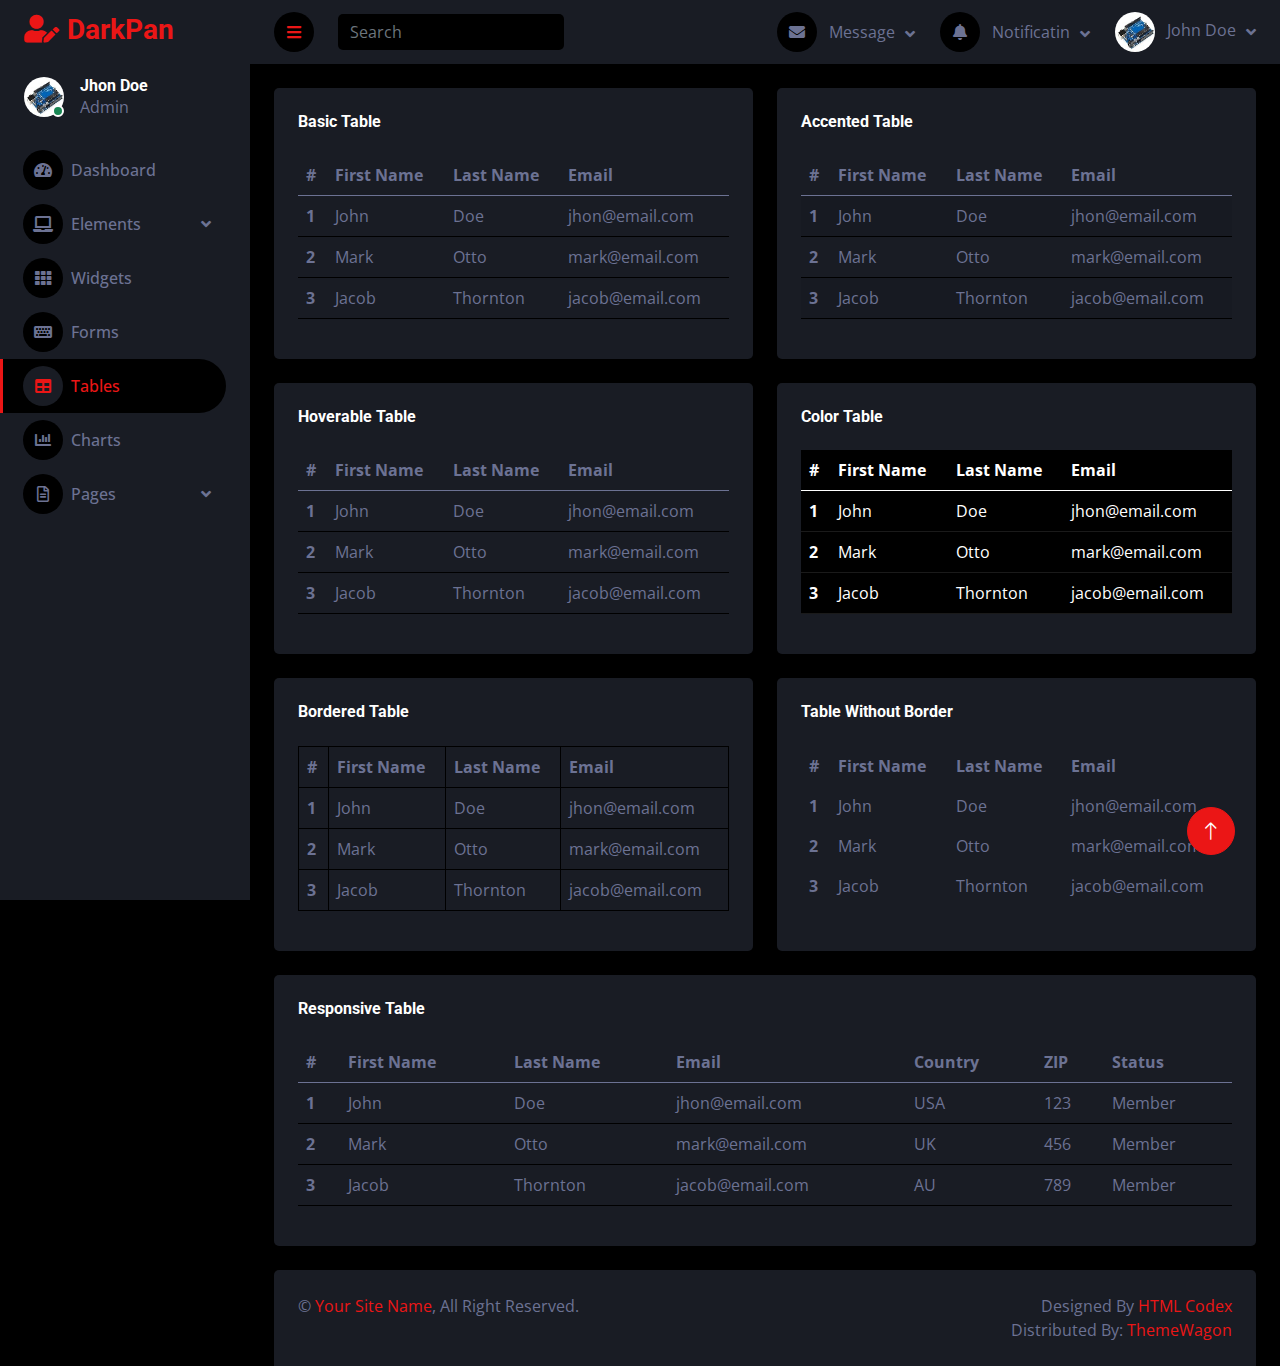
<file: table.html>
<!DOCTYPE html>
<html lang="en">

<head>
    <meta charset="utf-8">
    <title>DarkPan - Bootstrap 5 Admin Template</title>
    <meta content="width=device-width, initial-scale=1.0" name="viewport">
    <meta content="" name="keywords">
    <meta content="" name="description">

    <!-- Favicon -->
    <link href="img/favicon.ico" rel="icon">

    <!-- Google Web Fonts -->
    <link rel="preconnect" href="https://fonts.googleapis.com">
    <link rel="preconnect" href="https://fonts.gstatic.com" crossorigin>
    <link href="https://fonts.googleapis.com/css2?family=Open+Sans:wght@400;600&family=Roboto:wght@500;700&display=swap" rel="stylesheet"> 
    
    <!-- Icon Font Stylesheet -->
    <link href="https://cdnjs.cloudflare.com/ajax/libs/font-awesome/5.10.0/css/all.min.css" rel="stylesheet">
    <link href="https://cdn.jsdelivr.net/npm/bootstrap-icons@1.4.1/font/bootstrap-icons.css" rel="stylesheet">

    <!-- Libraries Stylesheet -->
    <link href="lib/owlcarousel/assets/owl.carousel.min.css" rel="stylesheet">
    <link href="lib/tempusdominus/css/tempusdominus-bootstrap-4.min.css" rel="stylesheet" />

    <!-- Customized Bootstrap Stylesheet -->
    <link href="css/bootstrap.min.css" rel="stylesheet">

    <!-- Template Stylesheet -->
    <link href="css/style.css" rel="stylesheet">
</head>

<body>
    <div class="container-fluid position-relative d-flex p-0">
        <!-- Spinner Start -->
        <div id="spinner" class="show bg-dark position-fixed translate-middle w-100 vh-100 top-50 start-50 d-flex align-items-center justify-content-center">
            <div class="spinner-border text-primary" style="width: 3rem; height: 3rem;" role="status">
                <span class="sr-only">Loading...</span>
            </div>
        </div>
        <!-- Spinner End -->


        <!-- Sidebar Start -->
        <div class="sidebar pe-4 pb-3">
            <nav class="navbar bg-secondary navbar-dark">
                <a href="index.html" class="navbar-brand mx-4 mb-3">
                    <h3 class="text-primary"><i class="fa fa-user-edit me-2"></i>DarkPan</h3>
                </a>
                <div class="d-flex align-items-center ms-4 mb-4">
                    <div class="position-relative">
                        <img class="rounded-circle" src="img/user.jpg" alt="" style="width: 40px; height: 40px;">
                        <div class="bg-success rounded-circle border border-2 border-white position-absolute end-0 bottom-0 p-1"></div>
                    </div>
                    <div class="ms-3">
                        <h6 class="mb-0">Jhon Doe</h6>
                        <span>Admin</span>
                    </div>
                </div>
                <div class="navbar-nav w-100">
                    <a href="index.html" class="nav-item nav-link"><i class="fa fa-tachometer-alt me-2"></i>Dashboard</a>
                    <div class="nav-item dropdown">
                        <a href="#" class="nav-link dropdown-toggle" data-bs-toggle="dropdown"><i class="fa fa-laptop me-2"></i>Elements</a>
                        <div class="dropdown-menu bg-transparent border-0">
                            <a href="button.html" class="dropdown-item">Buttons</a>
                            <a href="typography.html" class="dropdown-item">Typography</a>
                            <a href="element.html" class="dropdown-item">Other Elements</a>
                        </div>
                    </div>
                    <a href="widget.html" class="nav-item nav-link"><i class="fa fa-th me-2"></i>Widgets</a>
                    <a href="form.html" class="nav-item nav-link"><i class="fa fa-keyboard me-2"></i>Forms</a>
                    <a href="table.html" class="nav-item nav-link active"><i class="fa fa-table me-2"></i>Tables</a>
                    <a href="chart.html" class="nav-item nav-link"><i class="fa fa-chart-bar me-2"></i>Charts</a>
                    <div class="nav-item dropdown">
                        <a href="#" class="nav-link dropdown-toggle" data-bs-toggle="dropdown"><i class="far fa-file-alt me-2"></i>Pages</a>
                        <div class="dropdown-menu bg-transparent border-0">
                            <a href="signin.html" class="dropdown-item">Sign In</a>
                            <a href="signup.html" class="dropdown-item">Sign Up</a>
                            <a href="404.html" class="dropdown-item">404 Error</a>
                            <a href="blank.html" class="dropdown-item">Blank Page</a>
                        </div>
                    </div>
                </div>
            </nav>
        </div>
        <!-- Sidebar End -->


        <!-- Content Start -->
        <div class="content">
            <!-- Navbar Start -->
            <nav class="navbar navbar-expand bg-secondary navbar-dark sticky-top px-4 py-0">
                <a href="index.html" class="navbar-brand d-flex d-lg-none me-4">
                    <h2 class="text-primary mb-0"><i class="fa fa-user-edit"></i></h2>
                </a>
                <a href="#" class="sidebar-toggler flex-shrink-0">
                    <i class="fa fa-bars"></i>
                </a>
                <form class="d-none d-md-flex ms-4">
                    <input class="form-control bg-dark border-0" type="search" placeholder="Search">
                </form>
                <div class="navbar-nav align-items-center ms-auto">
                    <div class="nav-item dropdown">
                        <a href="#" class="nav-link dropdown-toggle" data-bs-toggle="dropdown">
                            <i class="fa fa-envelope me-lg-2"></i>
                            <span class="d-none d-lg-inline-flex">Message</span>
                        </a>
                        <div class="dropdown-menu dropdown-menu-end bg-secondary border-0 rounded-0 rounded-bottom m-0">
                            <a href="#" class="dropdown-item">
                                <div class="d-flex align-items-center">
                                    <img class="rounded-circle" src="img/user.jpg" alt="" style="width: 40px; height: 40px;">
                                    <div class="ms-2">
                                        <h6 class="fw-normal mb-0">Jhon send you a message</h6>
                                        <small>15 minutes ago</small>
                                    </div>
                                </div>
                            </a>
                            <hr class="dropdown-divider">
                            <a href="#" class="dropdown-item">
                                <div class="d-flex align-items-center">
                                    <img class="rounded-circle" src="img/user.jpg" alt="" style="width: 40px; height: 40px;">
                                    <div class="ms-2">
                                        <h6 class="fw-normal mb-0">Jhon send you a message</h6>
                                        <small>15 minutes ago</small>
                                    </div>
                                </div>
                            </a>
                            <hr class="dropdown-divider">
                            <a href="#" class="dropdown-item">
                                <div class="d-flex align-items-center">
                                    <img class="rounded-circle" src="img/user.jpg" alt="" style="width: 40px; height: 40px;">
                                    <div class="ms-2">
                                        <h6 class="fw-normal mb-0">Jhon send you a message</h6>
                                        <small>15 minutes ago</small>
                                    </div>
                                </div>
                            </a>
                            <hr class="dropdown-divider">
                            <a href="#" class="dropdown-item text-center">See all message</a>
                        </div>
                    </div>
                    <div class="nav-item dropdown">
                        <a href="#" class="nav-link dropdown-toggle" data-bs-toggle="dropdown">
                            <i class="fa fa-bell me-lg-2"></i>
                            <span class="d-none d-lg-inline-flex">Notificatin</span>
                        </a>
                        <div class="dropdown-menu dropdown-menu-end bg-secondary border-0 rounded-0 rounded-bottom m-0">
                            <a href="#" class="dropdown-item">
                                <h6 class="fw-normal mb-0">Profile updated</h6>
                                <small>15 minutes ago</small>
                            </a>
                            <hr class="dropdown-divider">
                            <a href="#" class="dropdown-item">
                                <h6 class="fw-normal mb-0">New user added</h6>
                                <small>15 minutes ago</small>
                            </a>
                            <hr class="dropdown-divider">
                            <a href="#" class="dropdown-item">
                                <h6 class="fw-normal mb-0">Password changed</h6>
                                <small>15 minutes ago</small>
                            </a>
                            <hr class="dropdown-divider">
                            <a href="#" class="dropdown-item text-center">See all notifications</a>
                        </div>
                    </div>
                    <div class="nav-item dropdown">
                        <a href="#" class="nav-link dropdown-toggle" data-bs-toggle="dropdown">
                            <img class="rounded-circle me-lg-2" src="img/user.jpg" alt="" style="width: 40px; height: 40px;">
                            <span class="d-none d-lg-inline-flex">John Doe</span>
                        </a>
                        <div class="dropdown-menu dropdown-menu-end bg-secondary border-0 rounded-0 rounded-bottom m-0">
                            <a href="#" class="dropdown-item">My Profile</a>
                            <a href="#" class="dropdown-item">Settings</a>
                            <a href="#" class="dropdown-item">Log Out</a>
                        </div>
                    </div>
                </div>
            </nav>
            <!-- Navbar End -->


            <!-- Table Start -->
            <div class="container-fluid pt-4 px-4">
                <div class="row g-4">
                    <div class="col-sm-12 col-xl-6">
                        <div class="bg-secondary rounded h-100 p-4">
                            <h6 class="mb-4">Basic Table</h6>
                            <table class="table">
                                <thead>
                                    <tr>
                                        <th scope="col">#</th>
                                        <th scope="col">First Name</th>
                                        <th scope="col">Last Name</th>
                                        <th scope="col">Email</th>
                                    </tr>
                                </thead>
                                <tbody>
                                    <tr>
                                        <th scope="row">1</th>
                                        <td>John</td>
                                        <td>Doe</td>
                                        <td>jhon@email.com</td>
                                    </tr>
                                    <tr>
                                        <th scope="row">2</th>
                                        <td>Mark</td>
                                        <td>Otto</td>
                                        <td>mark@email.com</td>
                                    </tr>
                                    <tr>
                                        <th scope="row">3</th>
                                        <td>Jacob</td>
                                        <td>Thornton</td>
                                        <td>jacob@email.com</td>
                                    </tr>
                                </tbody>
                            </table>
                        </div>
                    </div>
                    <div class="col-sm-12 col-xl-6">
                        <div class="bg-secondary rounded h-100 p-4">
                            <h6 class="mb-4">Accented Table</h6>
                            <table class="table table-striped">
                                <thead>
                                    <tr>
                                        <th scope="col">#</th>
                                        <th scope="col">First Name</th>
                                        <th scope="col">Last Name</th>
                                        <th scope="col">Email</th>
                                    </tr>
                                </thead>
                                <tbody>
                                    <tr>
                                        <th scope="row">1</th>
                                        <td>John</td>
                                        <td>Doe</td>
                                        <td>jhon@email.com</td>
                                    </tr>
                                    <tr>
                                        <th scope="row">2</th>
                                        <td>Mark</td>
                                        <td>Otto</td>
                                        <td>mark@email.com</td>
                                    </tr>
                                    <tr>
                                        <th scope="row">3</th>
                                        <td>Jacob</td>
                                        <td>Thornton</td>
                                        <td>jacob@email.com</td>
                                    </tr>
                                </tbody>
                            </table>
                        </div>
                    </div>
                    <div class="col-sm-12 col-xl-6">
                        <div class="bg-secondary rounded h-100 p-4">
                            <h6 class="mb-4">Hoverable Table</h6>
                            <table class="table table-hover">
                                <thead>
                                    <tr>
                                        <th scope="col">#</th>
                                        <th scope="col">First Name</th>
                                        <th scope="col">Last Name</th>
                                        <th scope="col">Email</th>
                                    </tr>
                                </thead>
                                <tbody>
                                    <tr>
                                        <th scope="row">1</th>
                                        <td>John</td>
                                        <td>Doe</td>
                                        <td>jhon@email.com</td>
                                    </tr>
                                    <tr>
                                        <th scope="row">2</th>
                                        <td>Mark</td>
                                        <td>Otto</td>
                                        <td>mark@email.com</td>
                                    </tr>
                                    <tr>
                                        <th scope="row">3</th>
                                        <td>Jacob</td>
                                        <td>Thornton</td>
                                        <td>jacob@email.com</td>
                                    </tr>
                                </tbody>
                            </table>
                        </div>
                    </div>
                    <div class="col-sm-12 col-xl-6">
                        <div class="bg-secondary rounded h-100 p-4">
                            <h6 class="mb-4">Color Table</h6>
                            <table class="table table-dark">
                                <thead>
                                    <tr>
                                        <th scope="col">#</th>
                                        <th scope="col">First Name</th>
                                        <th scope="col">Last Name</th>
                                        <th scope="col">Email</th>
                                    </tr>
                                </thead>
                                <tbody>
                                    <tr>
                                        <th scope="row">1</th>
                                        <td>John</td>
                                        <td>Doe</td>
                                        <td>jhon@email.com</td>
                                    </tr>
                                    <tr>
                                        <th scope="row">2</th>
                                        <td>Mark</td>
                                        <td>Otto</td>
                                        <td>mark@email.com</td>
                                    </tr>
                                    <tr>
                                        <th scope="row">3</th>
                                        <td>Jacob</td>
                                        <td>Thornton</td>
                                        <td>jacob@email.com</td>
                                    </tr>
                                </tbody>
                            </table>
                        </div>
                    </div>
                    <div class="col-sm-12 col-xl-6">
                        <div class="bg-secondary rounded h-100 p-4">
                            <h6 class="mb-4">Bordered Table</h6>
                            <table class="table table-bordered">
                                <thead>
                                    <tr>
                                        <th scope="col">#</th>
                                        <th scope="col">First Name</th>
                                        <th scope="col">Last Name</th>
                                        <th scope="col">Email</th>
                                    </tr>
                                </thead>
                                <tbody>
                                    <tr>
                                        <th scope="row">1</th>
                                        <td>John</td>
                                        <td>Doe</td>
                                        <td>jhon@email.com</td>
                                    </tr>
                                    <tr>
                                        <th scope="row">2</th>
                                        <td>Mark</td>
                                        <td>Otto</td>
                                        <td>mark@email.com</td>
                                    </tr>
                                    <tr>
                                        <th scope="row">3</th>
                                        <td>Jacob</td>
                                        <td>Thornton</td>
                                        <td>jacob@email.com</td>
                                    </tr>
                                </tbody>
                            </table>
                        </div>
                    </div>
                    <div class="col-sm-12 col-xl-6">
                        <div class="bg-secondary rounded h-100 p-4">
                            <h6 class="mb-4">Table Without Border</h6>
                            <table class="table table-borderless">
                                <thead>
                                    <tr>
                                        <th scope="col">#</th>
                                        <th scope="col">First Name</th>
                                        <th scope="col">Last Name</th>
                                        <th scope="col">Email</th>
                                    </tr>
                                </thead>
                                <tbody>
                                    <tr>
                                        <th scope="row">1</th>
                                        <td>John</td>
                                        <td>Doe</td>
                                        <td>jhon@email.com</td>
                                    </tr>
                                    <tr>
                                        <th scope="row">2</th>
                                        <td>Mark</td>
                                        <td>Otto</td>
                                        <td>mark@email.com</td>
                                    </tr>
                                    <tr>
                                        <th scope="row">3</th>
                                        <td>Jacob</td>
                                        <td>Thornton</td>
                                        <td>jacob@email.com</td>
                                    </tr>
                                </tbody>
                            </table>
                        </div>
                    </div>
                    <div class="col-12">
                        <div class="bg-secondary rounded h-100 p-4">
                            <h6 class="mb-4">Responsive Table</h6>
                            <div class="table-responsive">
                                <table class="table">
                                    <thead>
                                        <tr>
                                            <th scope="col">#</th>
                                            <th scope="col">First Name</th>
                                            <th scope="col">Last Name</th>
                                            <th scope="col">Email</th>
                                            <th scope="col">Country</th>
                                            <th scope="col">ZIP</th>
                                            <th scope="col">Status</th>
                                        </tr>
                                    </thead>
                                    <tbody>
                                        <tr>
                                            <th scope="row">1</th>
                                            <td>John</td>
                                            <td>Doe</td>
                                            <td>jhon@email.com</td>
                                            <td>USA</td>
                                            <td>123</td>
                                            <td>Member</td>
                                        </tr>
                                        <tr>
                                            <th scope="row">2</th>
                                            <td>Mark</td>
                                            <td>Otto</td>
                                            <td>mark@email.com</td>
                                            <td>UK</td>
                                            <td>456</td>
                                            <td>Member</td>
                                        </tr>
                                        <tr>
                                            <th scope="row">3</th>
                                            <td>Jacob</td>
                                            <td>Thornton</td>
                                            <td>jacob@email.com</td>
                                            <td>AU</td>
                                            <td>789</td>
                                            <td>Member</td>
                                        </tr>
                                    </tbody>
                                </table>
                            </div>
                        </div>
                    </div>
                </div>
            </div>
            <!-- Table End -->


            <!-- Footer Start -->
            <div class="container-fluid pt-4 px-4">
                <div class="bg-secondary rounded-top p-4">
                    <div class="row">
                        <div class="col-12 col-sm-6 text-center text-sm-start">
                            &copy; <a href="#">Your Site Name</a>, All Right Reserved. 
                        </div>
                        <div class="col-12 col-sm-6 text-center text-sm-end">
                            <!--/*** This template is free as long as you keep the footer author’s credit link/attribution link/backlink. If you'd like to use the template without the footer author’s credit link/attribution link/backlink, you can purchase the Credit Removal License from "https://htmlcodex.com/credit-removal". Thank you for your support. ***/-->
                            Designed By <a href="https://htmlcodex.com">HTML Codex</a>
                            <br>Distributed By: <a href="https://themewagon.com" target="_blank">ThemeWagon</a>
                        </div>
                    </div>
                </div>
            </div>
            <!-- Footer End -->
        </div>
        <!-- Content End -->


        <!-- Back to Top -->
        <a href="#" class="btn btn-lg btn-primary btn-lg-square back-to-top"><i class="bi bi-arrow-up"></i></a>
    </div>

    <!-- JavaScript Libraries -->
    <script src="https://code.jquery.com/jquery-3.4.1.min.js"></script>
    <script src="https://cdn.jsdelivr.net/npm/bootstrap@5.0.0/dist/js/bootstrap.bundle.min.js"></script>
    <script src="lib/chart/chart.min.js"></script>
    <script src="lib/easing/easing.min.js"></script>
    <script src="lib/waypoints/waypoints.min.js"></script>
    <script src="lib/owlcarousel/owl.carousel.min.js"></script>
    <script src="lib/tempusdominus/js/moment.min.js"></script>
    <script src="lib/tempusdominus/js/moment-timezone.min.js"></script>
    <script src="lib/tempusdominus/js/tempusdominus-bootstrap-4.min.js"></script>

    <!-- Template Javascript -->
    <script src="js/main.js"></script>
</body>

</html>
</file>
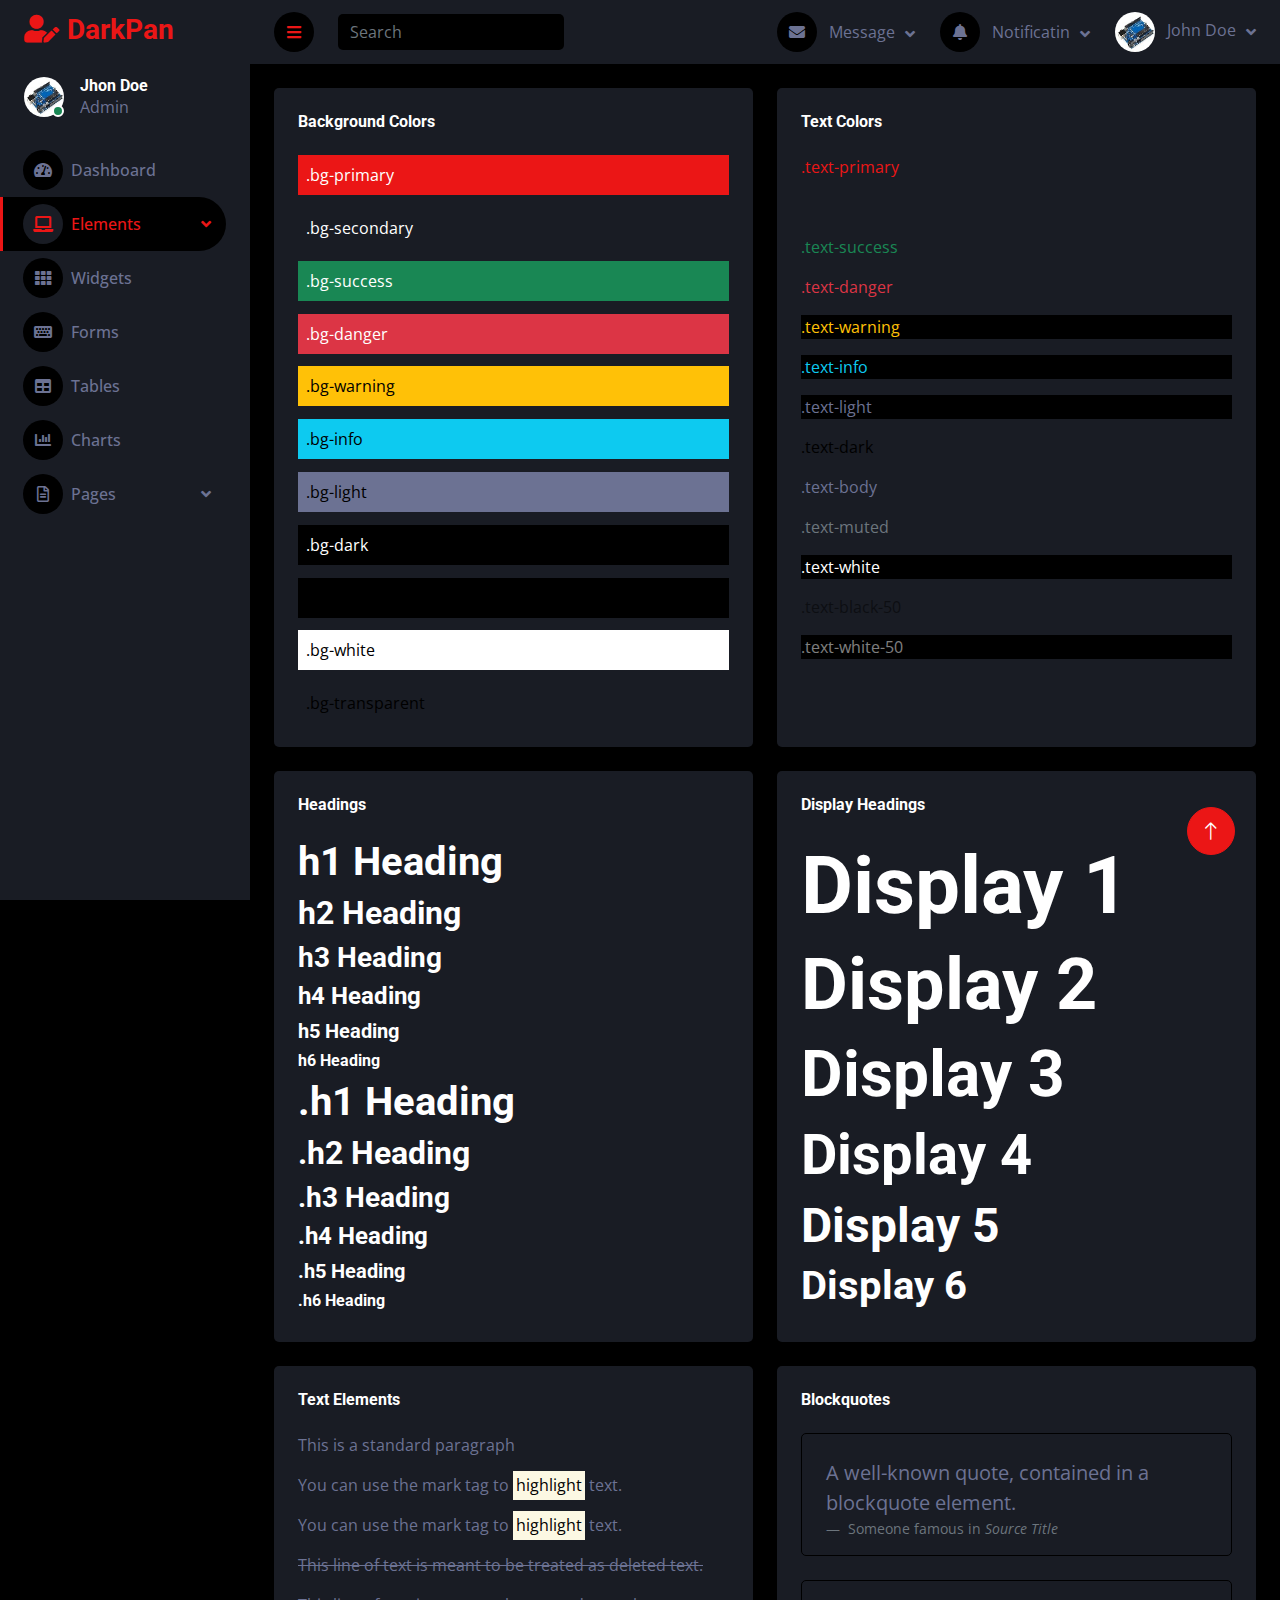
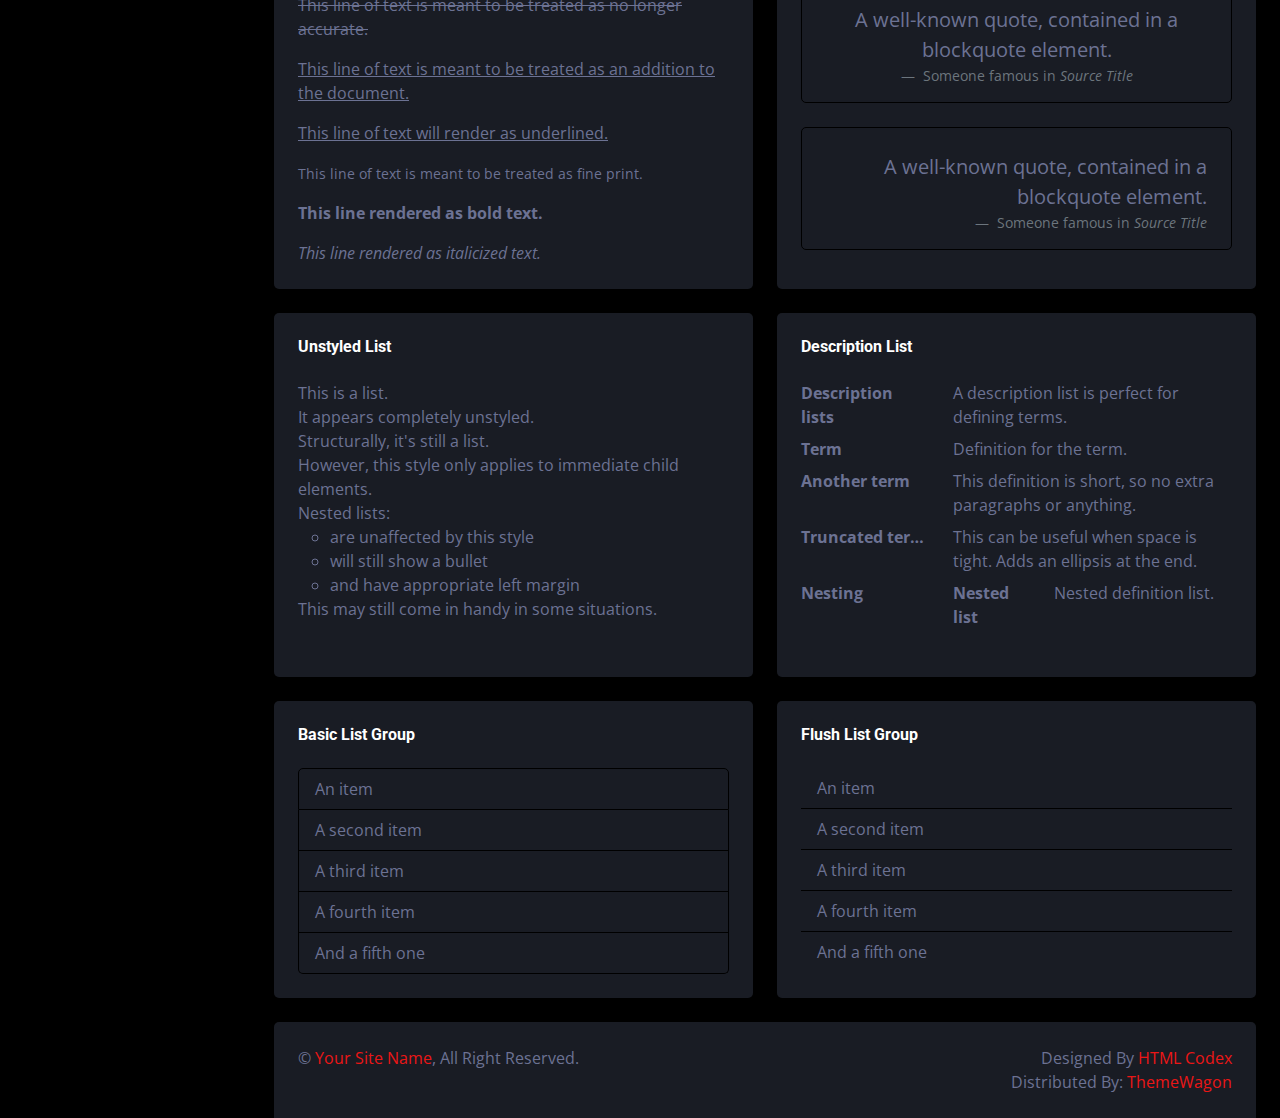
<file: typography.html>
<!DOCTYPE html>
<html lang="en">

<head>
    <meta charset="utf-8">
    <title>DarkPan - Bootstrap 5 Admin Template</title>
    <meta content="width=device-width, initial-scale=1.0" name="viewport">
    <meta content="" name="keywords">
    <meta content="" name="description">

    <!-- Favicon -->
    <link href="img/favicon.ico" rel="icon">

    <!-- Google Web Fonts -->
    <link rel="preconnect" href="https://fonts.googleapis.com">
    <link rel="preconnect" href="https://fonts.gstatic.com" crossorigin>
    <link href="https://fonts.googleapis.com/css2?family=Open+Sans:wght@400;600&family=Roboto:wght@500;700&display=swap" rel="stylesheet"> 
    
    <!-- Icon Font Stylesheet -->
    <link href="https://cdnjs.cloudflare.com/ajax/libs/font-awesome/5.10.0/css/all.min.css" rel="stylesheet">
    <link href="https://cdn.jsdelivr.net/npm/bootstrap-icons@1.4.1/font/bootstrap-icons.css" rel="stylesheet">

    <!-- Libraries Stylesheet -->
    <link href="lib/owlcarousel/assets/owl.carousel.min.css" rel="stylesheet">
    <link href="lib/tempusdominus/css/tempusdominus-bootstrap-4.min.css" rel="stylesheet" />

    <!-- Customized Bootstrap Stylesheet -->
    <link href="css/bootstrap.min.css" rel="stylesheet">

    <!-- Template Stylesheet -->
    <link href="css/style.css" rel="stylesheet">
</head>

<body>
    <div class="container-fluid position-relative d-flex p-0">
        <!-- Spinner Start -->
        <div id="spinner" class="show bg-dark position-fixed translate-middle w-100 vh-100 top-50 start-50 d-flex align-items-center justify-content-center">
            <div class="spinner-border text-primary" style="width: 3rem; height: 3rem;" role="status">
                <span class="sr-only">Loading...</span>
            </div>
        </div>
        <!-- Spinner End -->


        <!-- Sidebar Start -->
        <div class="sidebar pe-4 pb-3">
            <nav class="navbar bg-secondary navbar-dark">
                <a href="index.html" class="navbar-brand mx-4 mb-3">
                    <h3 class="text-primary"><i class="fa fa-user-edit me-2"></i>DarkPan</h3>
                </a>
                <div class="d-flex align-items-center ms-4 mb-4">
                    <div class="position-relative">
                        <img class="rounded-circle" src="img/user.jpg" alt="" style="width: 40px; height: 40px;">
                        <div class="bg-success rounded-circle border border-2 border-white position-absolute end-0 bottom-0 p-1"></div>
                    </div>
                    <div class="ms-3">
                        <h6 class="mb-0">Jhon Doe</h6>
                        <span>Admin</span>
                    </div>
                </div>
                <div class="navbar-nav w-100">
                    <a href="index.html" class="nav-item nav-link"><i class="fa fa-tachometer-alt me-2"></i>Dashboard</a>
                    <div class="nav-item dropdown">
                        <a href="#" class="nav-link dropdown-toggle active" data-bs-toggle="dropdown"><i class="fa fa-laptop me-2"></i>Elements</a>
                        <div class="dropdown-menu bg-transparent border-0">
                            <a href="button.html" class="dropdown-item">Buttons</a>
                            <a href="typography.html" class="dropdown-item active">Typography</a>
                            <a href="element.html" class="dropdown-item">Other Elements</a>
                        </div>
                    </div>
                    <a href="widget.html" class="nav-item nav-link"><i class="fa fa-th me-2"></i>Widgets</a>
                    <a href="form.html" class="nav-item nav-link"><i class="fa fa-keyboard me-2"></i>Forms</a>
                    <a href="table.html" class="nav-item nav-link"><i class="fa fa-table me-2"></i>Tables</a>
                    <a href="chart.html" class="nav-item nav-link"><i class="fa fa-chart-bar me-2"></i>Charts</a>
                    <div class="nav-item dropdown">
                        <a href="#" class="nav-link dropdown-toggle" data-bs-toggle="dropdown"><i class="far fa-file-alt me-2"></i>Pages</a>
                        <div class="dropdown-menu bg-transparent border-0">
                            <a href="signin.html" class="dropdown-item">Sign In</a>
                            <a href="signup.html" class="dropdown-item">Sign Up</a>
                            <a href="404.html" class="dropdown-item">404 Error</a>
                            <a href="blank.html" class="dropdown-item">Blank Page</a>
                        </div>
                    </div>
                </div>
            </nav>
        </div>
        <!-- Sidebar End -->


        <!-- Content Start -->
        <div class="content">
            <!-- Navbar Start -->
            <nav class="navbar navbar-expand bg-secondary navbar-dark sticky-top px-4 py-0">
                <a href="index.html" class="navbar-brand d-flex d-lg-none me-4">
                    <h2 class="text-primary mb-0"><i class="fa fa-user-edit"></i></h2>
                </a>
                <a href="#" class="sidebar-toggler flex-shrink-0">
                    <i class="fa fa-bars"></i>
                </a>
                <form class="d-none d-md-flex ms-4">
                    <input class="form-control bg-dark border-0" type="search" placeholder="Search">
                </form>
                <div class="navbar-nav align-items-center ms-auto">
                    <div class="nav-item dropdown">
                        <a href="#" class="nav-link dropdown-toggle" data-bs-toggle="dropdown">
                            <i class="fa fa-envelope me-lg-2"></i>
                            <span class="d-none d-lg-inline-flex">Message</span>
                        </a>
                        <div class="dropdown-menu dropdown-menu-end bg-secondary border-0 rounded-0 rounded-bottom m-0">
                            <a href="#" class="dropdown-item">
                                <div class="d-flex align-items-center">
                                    <img class="rounded-circle" src="img/user.jpg" alt="" style="width: 40px; height: 40px;">
                                    <div class="ms-2">
                                        <h6 class="fw-normal mb-0">Jhon send you a message</h6>
                                        <small>15 minutes ago</small>
                                    </div>
                                </div>
                            </a>
                            <hr class="dropdown-divider">
                            <a href="#" class="dropdown-item">
                                <div class="d-flex align-items-center">
                                    <img class="rounded-circle" src="img/user.jpg" alt="" style="width: 40px; height: 40px;">
                                    <div class="ms-2">
                                        <h6 class="fw-normal mb-0">Jhon send you a message</h6>
                                        <small>15 minutes ago</small>
                                    </div>
                                </div>
                            </a>
                            <hr class="dropdown-divider">
                            <a href="#" class="dropdown-item">
                                <div class="d-flex align-items-center">
                                    <img class="rounded-circle" src="img/user.jpg" alt="" style="width: 40px; height: 40px;">
                                    <div class="ms-2">
                                        <h6 class="fw-normal mb-0">Jhon send you a message</h6>
                                        <small>15 minutes ago</small>
                                    </div>
                                </div>
                            </a>
                            <hr class="dropdown-divider">
                            <a href="#" class="dropdown-item text-center">See all message</a>
                        </div>
                    </div>
                    <div class="nav-item dropdown">
                        <a href="#" class="nav-link dropdown-toggle" data-bs-toggle="dropdown">
                            <i class="fa fa-bell me-lg-2"></i>
                            <span class="d-none d-lg-inline-flex">Notificatin</span>
                        </a>
                        <div class="dropdown-menu dropdown-menu-end bg-secondary border-0 rounded-0 rounded-bottom m-0">
                            <a href="#" class="dropdown-item">
                                <h6 class="fw-normal mb-0">Profile updated</h6>
                                <small>15 minutes ago</small>
                            </a>
                            <hr class="dropdown-divider">
                            <a href="#" class="dropdown-item">
                                <h6 class="fw-normal mb-0">New user added</h6>
                                <small>15 minutes ago</small>
                            </a>
                            <hr class="dropdown-divider">
                            <a href="#" class="dropdown-item">
                                <h6 class="fw-normal mb-0">Password changed</h6>
                                <small>15 minutes ago</small>
                            </a>
                            <hr class="dropdown-divider">
                            <a href="#" class="dropdown-item text-center">See all notifications</a>
                        </div>
                    </div>
                    <div class="nav-item dropdown">
                        <a href="#" class="nav-link dropdown-toggle" data-bs-toggle="dropdown">
                            <img class="rounded-circle me-lg-2" src="img/user.jpg" alt="" style="width: 40px; height: 40px;">
                            <span class="d-none d-lg-inline-flex">John Doe</span>
                        </a>
                        <div class="dropdown-menu dropdown-menu-end bg-secondary border-0 rounded-0 rounded-bottom m-0">
                            <a href="#" class="dropdown-item">My Profile</a>
                            <a href="#" class="dropdown-item">Settings</a>
                            <a href="#" class="dropdown-item">Log Out</a>
                        </div>
                    </div>
                </div>
            </nav>
            <!-- Navbar End -->


            <!-- Typography Start -->
            <div class="container-fluid pt-4 px-4">
                <div class="row g-4">
                    <div class="col-sm-12 col-xl-6">
                        <div class="bg-secondary rounded h-100 p-4">
                            <h6 class="mb-4">Background Colors</h6>
                            <div class="p-2 mb-2 bg-primary text-white">.bg-primary</div>
                            <div class="p-2 mb-2 bg-secondary text-white">.bg-secondary</div>
                            <div class="p-2 mb-2 bg-success text-white">.bg-success</div>
                            <div class="p-2 mb-2 bg-danger text-white">.bg-danger</div>
                            <div class="p-2 mb-2 bg-warning text-dark">.bg-warning</div>
                            <div class="p-2 mb-2 bg-info text-dark">.bg-info</div>
                            <div class="p-2 mb-2 bg-light text-dark">.bg-light</div>
                            <div class="p-2 mb-2 bg-dark text-white">.bg-dark</div>
                            <div class="p-2 mb-2 bg-body text-dark">.bg-body</div>
                            <div class="p-2 mb-2 bg-white text-dark">.bg-white</div>
                            <div class="p-2 mb-0 bg-transparent text-dark">.bg-transparent</div>
                        </div>
                    </div>
                    <div class="col-sm-12 col-xl-6">
                        <div class="bg-secondary rounded h-100 p-4">
                            <h6 class="mb-4">Text Colors</h6>
                            <p class="text-primary">.text-primary</p>
                            <p class="text-secondary">.text-secondary</p>
                            <p class="text-success">.text-success</p>
                            <p class="text-danger">.text-danger</p>
                            <p class="text-warning bg-dark">.text-warning</p>
                            <p class="text-info bg-dark">.text-info</p>
                            <p class="text-light bg-dark">.text-light</p>
                            <p class="text-dark">.text-dark</p>
                            <p class="text-body">.text-body</p>
                            <p class="text-muted">.text-muted</p>
                            <p class="text-white bg-dark">.text-white</p>
                            <p class="text-black-50">.text-black-50</p>
                            <p class="text-white-50 bg-dark mb-0">.text-white-50</p>
                        </div>
                    </div>
                    <div class="col-sm-12 col-xl-6">
                        <div class="bg-secondary rounded h-100 p-4">
                            <h6 class="mb-4">Headings</h6>
                            <h1>h1 Heading</h1>
                            <h2>h2 Heading</h2>
                            <h3>h3 Heading</h3>
                            <h4>h4 Heading</h4>
                            <h5>h5 Heading</h5>
                            <h6>h6 Heading</h6>
                            <p class="h1">.h1 Heading</p>
                            <p class="h2">.h2 Heading</p>
                            <p class="h3">.h3 Heading</p>
                            <p class="h4">.h4 Heading</p>
                            <p class="h5">.h5 Heading</p>
                            <p class="h6">.h6 Heading</p>
                        </div>
                    </div>
                    <div class="col-sm-12 col-xl-6">
                        <div class="bg-secondary rounded h-100 p-4">
                            <h6 class="mb-4">Display Headings</h6>
                            <h1 class="display-1">Display 1</h1>
                            <h1 class="display-2">Display 2</h1>
                            <h1 class="display-3">Display 3</h1>
                            <h1 class="display-4">Display 4</h1>
                            <h1 class="display-5">Display 5</h1>
                            <h1 class="display-6 mb-0">Display 6</h1>
                        </div>
                    </div>
                    <div class="col-sm-12 col-xl-6">
                        <div class="bg-secondary rounded h-100 p-4">
                            <h6 class="mb-4">Text Elements</h6>
                            <p>This is a standard paragraph</p>
                            <p>You can use the mark tag to <mark>highlight</mark> text.</p>
                            <p>You can use the mark tag to <mark>highlight</mark> text.</p>
                            <p><del>This line of text is meant to be treated as deleted text.</del></p>
                            <p><s>This line of text is meant to be treated as no longer accurate.</s></p>
                            <p><ins>This line of text is meant to be treated as an addition to the document.</ins></p>
                            <p><u>This line of text will render as underlined.</u></p>
                            <p><small>This line of text is meant to be treated as fine print.</small></p>
                            <p><strong>This line rendered as bold text.</strong></p>
                            <p class="mb-0"><em>This line rendered as italicized text.</em></p>
                        </div>
                    </div>
                    <div class="col-sm-12 col-xl-6">
                        <div class="bg-secondary rounded h-100 p-4">
                            <h6 class="mb-4">Blockquotes</h6>
                            <div class="border rounded p-4 pb-0 mb-4">
                                <figure>
                                    <blockquote class="blockquote">
                                        <p>A well-known quote, contained in a blockquote element.</p>
                                    </blockquote>
                                    <figcaption class="blockquote-footer">
                                        Someone famous in <cite title="Source Title">Source Title</cite>
                                    </figcaption>
                                </figure>
                            </div>
                            <div class="border rounded p-4 pb-0 mb-4">
                                <figure class="text-center">
                                    <blockquote class="blockquote">
                                        <p>A well-known quote, contained in a blockquote element.</p>
                                    </blockquote>
                                    <figcaption class="blockquote-footer">
                                        Someone famous in <cite title="Source Title">Source Title</cite>
                                    </figcaption>
                                </figure>
                            </div>
                            <div class="border rounded p-4 pb-0 mb-0">
                                <figure class="text-end">
                                    <blockquote class="blockquote">
                                        <p>A well-known quote, contained in a blockquote element.</p>
                                    </blockquote>
                                    <figcaption class="blockquote-footer">
                                        Someone famous in <cite title="Source Title">Source Title</cite>
                                    </figcaption>
                                </figure>
                            </div>
                        </div>
                    </div>
                    <div class="col-sm-12 col-xl-6">
                        <div class="bg-secondary rounded h-100 p-4">
                            <h6 class="mb-4">Unstyled List</h6>
                            <ul class="list-unstyled mb-0">
                                <li>This is a list.</li>
                                <li>It appears completely unstyled.</li>
                                <li>Structurally, it's still a list.</li>
                                <li>However, this style only applies to immediate child elements.</li>
                                <li>Nested lists:
                                    <ul>
                                        <li>are unaffected by this style</li>
                                        <li>will still show a bullet</li>
                                        <li>and have appropriate left margin</li>
                                    </ul>
                                </li>
                                <li>This may still come in handy in some situations.</li>
                            </ul>
                        </div>
                    </div>
                    <div class="col-sm-12 col-xl-6">
                        <div class="bg-secondary rounded h-100 p-4">
                            <h6 class="mb-4">Description List</h6>
                            <dl class="row mb-0">
                                <dt class="col-sm-4">Description lists</dt>
                                <dd class="col-sm-8">A description list is perfect for defining terms.</dd>

                                <dt class="col-sm-4">Term</dt>
                                <dd class="col-sm-8">Definition for the term.</dd>

                                <dt class="col-sm-4">Another term</dt>
                                <dd class="col-sm-8">This definition is short, so no extra paragraphs or anything.</dd>

                                <dt class="col-sm-4 text-truncate">Truncated term is truncated</dt>
                                <dd class="col-sm-8">This can be useful when space is tight. Adds an ellipsis at the
                                    end.</dd>

                                <dt class="col-sm-4">Nesting</dt>
                                <dd class="col-sm-8">
                                    <dl class="row">
                                        <dt class="col-sm-4">Nested list</dt>
                                        <dd class="col-sm-8">Nested definition list.</dd>
                                    </dl>
                                </dd>
                            </dl>
                        </div>
                    </div>
                    <div class="col-sm-12 col-xl-6">
                        <div class="bg-secondary rounded h-100 p-4">
                            <h6 class="mb-4">Basic List Group</h6>
                            <ul class="list-group">
                                <li class="list-group-item bg-transparent">An item</li>
                                <li class="list-group-item bg-transparent">A second item</li>
                                <li class="list-group-item bg-transparent">A third item</li>
                                <li class="list-group-item bg-transparent">A fourth item</li>
                                <li class="list-group-item bg-transparent">And a fifth one</li>
                            </ul>
                        </div>
                    </div>
                    <div class="col-sm-12 col-xl-6">
                        <div class="bg-secondary rounded h-100 p-4">
                            <h6 class="mb-4">Flush List Group</h6>
                            <ul class="list-group list-group-flush">
                                <li class="list-group-item bg-transparent">An item</li>
                                <li class="list-group-item bg-transparent">A second item</li>
                                <li class="list-group-item bg-transparent">A third item</li>
                                <li class="list-group-item bg-transparent">A fourth item</li>
                                <li class="list-group-item bg-transparent">And a fifth one</li>
                            </ul>
                        </div>
                    </div>
                </div>
            </div>
            <!-- Typography End -->


            <!-- Footer Start -->
            <div class="container-fluid pt-4 px-4">
                <div class="bg-secondary rounded-top p-4">
                    <div class="row">
                        <div class="col-12 col-sm-6 text-center text-sm-start">
                            &copy; <a href="#">Your Site Name</a>, All Right Reserved. 
                        </div>
                        <div class="col-12 col-sm-6 text-center text-sm-end">
                            <!--/*** This template is free as long as you keep the footer author’s credit link/attribution link/backlink. If you'd like to use the template without the footer author’s credit link/attribution link/backlink, you can purchase the Credit Removal License from "https://htmlcodex.com/credit-removal". Thank you for your support. ***/-->
                            Designed By <a href="https://htmlcodex.com">HTML Codex</a>
                            <br>Distributed By: <a href="https://themewagon.com" target="_blank">ThemeWagon</a>
                        </div>
                    </div>
                </div>
            </div>
            <!-- Footer End -->
        </div>
        <!-- Content End -->


        <!-- Back to Top -->
        <a href="#" class="btn btn-lg btn-primary btn-lg-square back-to-top"><i class="bi bi-arrow-up"></i></a>
    </div>

    <!-- JavaScript Libraries -->
    <script src="https://code.jquery.com/jquery-3.4.1.min.js"></script>
    <script src="https://cdn.jsdelivr.net/npm/bootstrap@5.0.0/dist/js/bootstrap.bundle.min.js"></script>
    <script src="lib/chart/chart.min.js"></script>
    <script src="lib/easing/easing.min.js"></script>
    <script src="lib/waypoints/waypoints.min.js"></script>
    <script src="lib/owlcarousel/owl.carousel.min.js"></script>
    <script src="lib/tempusdominus/js/moment.min.js"></script>
    <script src="lib/tempusdominus/js/moment-timezone.min.js"></script>
    <script src="lib/tempusdominus/js/tempusdominus-bootstrap-4.min.js"></script>

    <!-- Template Javascript -->
    <script src="js/main.js"></script>
</body>

</html>
</file>
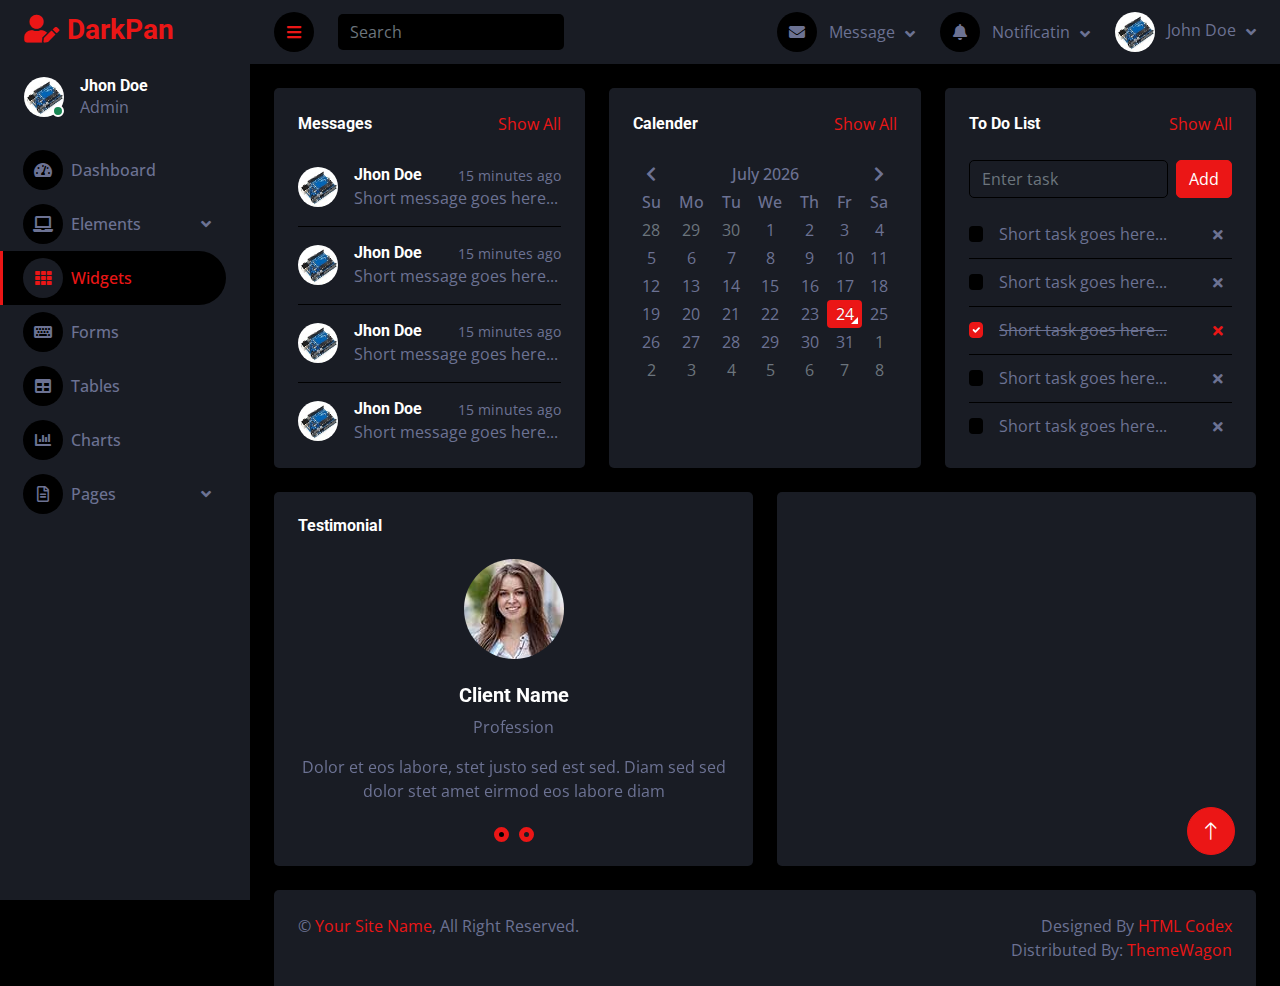
<file: widget.html>
<!DOCTYPE html>
<html lang="en">

<head>
    <meta charset="utf-8">
    <title>DarkPan - Bootstrap 5 Admin Template</title>
    <meta content="width=device-width, initial-scale=1.0" name="viewport">
    <meta content="" name="keywords">
    <meta content="" name="description">

    <!-- Favicon -->
    <link href="img/favicon.ico" rel="icon">

    <!-- Google Web Fonts -->
    <link rel="preconnect" href="https://fonts.googleapis.com">
    <link rel="preconnect" href="https://fonts.gstatic.com" crossorigin>
    <link href="https://fonts.googleapis.com/css2?family=Open+Sans:wght@400;600&family=Roboto:wght@500;700&display=swap" rel="stylesheet"> 
    
    <!-- Icon Font Stylesheet -->
    <link href="https://cdnjs.cloudflare.com/ajax/libs/font-awesome/5.10.0/css/all.min.css" rel="stylesheet">
    <link href="https://cdn.jsdelivr.net/npm/bootstrap-icons@1.4.1/font/bootstrap-icons.css" rel="stylesheet">

    <!-- Libraries Stylesheet -->
    <link href="lib/owlcarousel/assets/owl.carousel.min.css" rel="stylesheet">
    <link href="lib/tempusdominus/css/tempusdominus-bootstrap-4.min.css" rel="stylesheet" />

    <!-- Customized Bootstrap Stylesheet -->
    <link href="css/bootstrap.min.css" rel="stylesheet">

    <!-- Template Stylesheet -->
    <link href="css/style.css" rel="stylesheet">
</head>

<body>
    <div class="container-fluid position-relative d-flex p-0">
        <!-- Spinner Start -->
        <div id="spinner" class="show bg-dark position-fixed translate-middle w-100 vh-100 top-50 start-50 d-flex align-items-center justify-content-center">
            <div class="spinner-border text-primary" style="width: 3rem; height: 3rem;" role="status">
                <span class="sr-only">Loading...</span>
            </div>
        </div>
        <!-- Spinner End -->


        <!-- Sidebar Start -->
        <div class="sidebar pe-4 pb-3">
            <nav class="navbar bg-secondary navbar-dark">
                <a href="index.html" class="navbar-brand mx-4 mb-3">
                    <h3 class="text-primary"><i class="fa fa-user-edit me-2"></i>DarkPan</h3>
                </a>
                <div class="d-flex align-items-center ms-4 mb-4">
                    <div class="position-relative">
                        <img class="rounded-circle" src="img/user.jpg" alt="" style="width: 40px; height: 40px;">
                        <div class="bg-success rounded-circle border border-2 border-white position-absolute end-0 bottom-0 p-1"></div>
                    </div>
                    <div class="ms-3">
                        <h6 class="mb-0">Jhon Doe</h6>
                        <span>Admin</span>
                    </div>
                </div>
                <div class="navbar-nav w-100">
                    <a href="index.html" class="nav-item nav-link"><i class="fa fa-tachometer-alt me-2"></i>Dashboard</a>
                    <div class="nav-item dropdown">
                        <a href="#" class="nav-link dropdown-toggle" data-bs-toggle="dropdown"><i class="fa fa-laptop me-2"></i>Elements</a>
                        <div class="dropdown-menu bg-transparent border-0">
                            <a href="button.html" class="dropdown-item">Buttons</a>
                            <a href="typography.html" class="dropdown-item">Typography</a>
                            <a href="element.html" class="dropdown-item">Other Elements</a>
                        </div>
                    </div>
                    <a href="widget.html" class="nav-item nav-link active"><i class="fa fa-th me-2"></i>Widgets</a>
                    <a href="form.html" class="nav-item nav-link"><i class="fa fa-keyboard me-2"></i>Forms</a>
                    <a href="table.html" class="nav-item nav-link"><i class="fa fa-table me-2"></i>Tables</a>
                    <a href="chart.html" class="nav-item nav-link"><i class="fa fa-chart-bar me-2"></i>Charts</a>
                    <div class="nav-item dropdown">
                        <a href="#" class="nav-link dropdown-toggle" data-bs-toggle="dropdown"><i class="far fa-file-alt me-2"></i>Pages</a>
                        <div class="dropdown-menu bg-transparent border-0">
                            <a href="signin.html" class="dropdown-item">Sign In</a>
                            <a href="signup.html" class="dropdown-item">Sign Up</a>
                            <a href="404.html" class="dropdown-item">404 Error</a>
                            <a href="blank.html" class="dropdown-item">Blank Page</a>
                        </div>
                    </div>
                </div>
            </nav>
        </div>
        <!-- Sidebar End -->


        <!-- Content Start -->
        <div class="content">
            <!-- Navbar Start -->
            <nav class="navbar navbar-expand bg-secondary navbar-dark sticky-top px-4 py-0">
                <a href="index.html" class="navbar-brand d-flex d-lg-none me-4">
                    <h2 class="text-primary mb-0"><i class="fa fa-user-edit"></i></h2>
                </a>
                <a href="#" class="sidebar-toggler flex-shrink-0">
                    <i class="fa fa-bars"></i>
                </a>
                <form class="d-none d-md-flex ms-4">
                    <input class="form-control bg-dark border-0" type="search" placeholder="Search">
                </form>
                <div class="navbar-nav align-items-center ms-auto">
                    <div class="nav-item dropdown">
                        <a href="#" class="nav-link dropdown-toggle" data-bs-toggle="dropdown">
                            <i class="fa fa-envelope me-lg-2"></i>
                            <span class="d-none d-lg-inline-flex">Message</span>
                        </a>
                        <div class="dropdown-menu dropdown-menu-end bg-secondary border-0 rounded-0 rounded-bottom m-0">
                            <a href="#" class="dropdown-item">
                                <div class="d-flex align-items-center">
                                    <img class="rounded-circle" src="img/user.jpg" alt="" style="width: 40px; height: 40px;">
                                    <div class="ms-2">
                                        <h6 class="fw-normal mb-0">Jhon send you a message</h6>
                                        <small>15 minutes ago</small>
                                    </div>
                                </div>
                            </a>
                            <hr class="dropdown-divider">
                            <a href="#" class="dropdown-item">
                                <div class="d-flex align-items-center">
                                    <img class="rounded-circle" src="img/user.jpg" alt="" style="width: 40px; height: 40px;">
                                    <div class="ms-2">
                                        <h6 class="fw-normal mb-0">Jhon send you a message</h6>
                                        <small>15 minutes ago</small>
                                    </div>
                                </div>
                            </a>
                            <hr class="dropdown-divider">
                            <a href="#" class="dropdown-item">
                                <div class="d-flex align-items-center">
                                    <img class="rounded-circle" src="img/user.jpg" alt="" style="width: 40px; height: 40px;">
                                    <div class="ms-2">
                                        <h6 class="fw-normal mb-0">Jhon send you a message</h6>
                                        <small>15 minutes ago</small>
                                    </div>
                                </div>
                            </a>
                            <hr class="dropdown-divider">
                            <a href="#" class="dropdown-item text-center">See all message</a>
                        </div>
                    </div>
                    <div class="nav-item dropdown">
                        <a href="#" class="nav-link dropdown-toggle" data-bs-toggle="dropdown">
                            <i class="fa fa-bell me-lg-2"></i>
                            <span class="d-none d-lg-inline-flex">Notificatin</span>
                        </a>
                        <div class="dropdown-menu dropdown-menu-end bg-secondary border-0 rounded-0 rounded-bottom m-0">
                            <a href="#" class="dropdown-item">
                                <h6 class="fw-normal mb-0">Profile updated</h6>
                                <small>15 minutes ago</small>
                            </a>
                            <hr class="dropdown-divider">
                            <a href="#" class="dropdown-item">
                                <h6 class="fw-normal mb-0">New user added</h6>
                                <small>15 minutes ago</small>
                            </a>
                            <hr class="dropdown-divider">
                            <a href="#" class="dropdown-item">
                                <h6 class="fw-normal mb-0">Password changed</h6>
                                <small>15 minutes ago</small>
                            </a>
                            <hr class="dropdown-divider">
                            <a href="#" class="dropdown-item text-center">See all notifications</a>
                        </div>
                    </div>
                    <div class="nav-item dropdown">
                        <a href="#" class="nav-link dropdown-toggle" data-bs-toggle="dropdown">
                            <img class="rounded-circle me-lg-2" src="img/user.jpg" alt="" style="width: 40px; height: 40px;">
                            <span class="d-none d-lg-inline-flex">John Doe</span>
                        </a>
                        <div class="dropdown-menu dropdown-menu-end bg-secondary border-0 rounded-0 rounded-bottom m-0">
                            <a href="#" class="dropdown-item">My Profile</a>
                            <a href="#" class="dropdown-item">Settings</a>
                            <a href="#" class="dropdown-item">Log Out</a>
                        </div>
                    </div>
                </div>
            </nav>
            <!-- Navbar End -->


            <!-- Widget Start -->
            <div class="container-fluid pt-4 px-4">
                <div class="row g-4">
                    <div class="col-sm-12 col-md-6 col-xl-4">
                        <div class="h-100 bg-secondary rounded p-4">
                            <div class="d-flex align-items-center justify-content-between mb-2">
                                <h6 class="mb-0">Messages</h6>
                                <a href="">Show All</a>
                            </div>
                            <div class="d-flex align-items-center border-bottom py-3">
                                <img class="rounded-circle flex-shrink-0" src="img/user.jpg" alt="" style="width: 40px; height: 40px;">
                                <div class="w-100 ms-3">
                                    <div class="d-flex w-100 justify-content-between">
                                        <h6 class="mb-0">Jhon Doe</h6>
                                        <small>15 minutes ago</small>
                                    </div>
                                    <span>Short message goes here...</span>
                                </div>
                            </div>
                            <div class="d-flex align-items-center border-bottom py-3">
                                <img class="rounded-circle flex-shrink-0" src="img/user.jpg" alt="" style="width: 40px; height: 40px;">
                                <div class="w-100 ms-3">
                                    <div class="d-flex w-100 justify-content-between">
                                        <h6 class="mb-0">Jhon Doe</h6>
                                        <small>15 minutes ago</small>
                                    </div>
                                    <span>Short message goes here...</span>
                                </div>
                            </div>
                            <div class="d-flex align-items-center border-bottom py-3">
                                <img class="rounded-circle flex-shrink-0" src="img/user.jpg" alt="" style="width: 40px; height: 40px;">
                                <div class="w-100 ms-3">
                                    <div class="d-flex w-100 justify-content-between">
                                        <h6 class="mb-0">Jhon Doe</h6>
                                        <small>15 minutes ago</small>
                                    </div>
                                    <span>Short message goes here...</span>
                                </div>
                            </div>
                            <div class="d-flex align-items-center pt-3">
                                <img class="rounded-circle flex-shrink-0" src="img/user.jpg" alt="" style="width: 40px; height: 40px;">
                                <div class="w-100 ms-3">
                                    <div class="d-flex w-100 justify-content-between">
                                        <h6 class="mb-0">Jhon Doe</h6>
                                        <small>15 minutes ago</small>
                                    </div>
                                    <span>Short message goes here...</span>
                                </div>
                            </div>
                        </div>
                    </div>
                    <div class="col-sm-12 col-md-6 col-xl-4">
                        <div class="h-100 bg-secondary rounded p-4">
                            <div class="d-flex align-items-center justify-content-between mb-4">
                                <h6 class="mb-0">Calender</h6>
                                <a href="">Show All</a>
                            </div>
                            <div id="calender"></div>
                        </div>
                    </div>
                    <div class="col-sm-12 col-md-6 col-xl-4">
                        <div class="h-100 bg-secondary rounded p-4">
                            <div class="d-flex align-items-center justify-content-between mb-4">
                                <h6 class="mb-0">To Do List</h6>
                                <a href="">Show All</a>
                            </div>
                            <div class="d-flex mb-2">
                                <input class="form-control bg-transparent" type="text" placeholder="Enter task">
                                <button type="button" class="btn btn-primary ms-2">Add</button>
                            </div>
                            <div class="d-flex align-items-center border-bottom py-2">
                                <input class="form-check-input m-0" type="checkbox">
                                <div class="w-100 ms-3">
                                    <div class="d-flex w-100 align-items-center justify-content-between">
                                        <span>Short task goes here...</span>
                                        <button class="btn btn-sm"><i class="fa fa-times"></i></button>
                                    </div>
                                </div>
                            </div>
                            <div class="d-flex align-items-center border-bottom py-2">
                                <input class="form-check-input m-0" type="checkbox">
                                <div class="w-100 ms-3">
                                    <div class="d-flex w-100 align-items-center justify-content-between">
                                        <span>Short task goes here...</span>
                                        <button class="btn btn-sm"><i class="fa fa-times"></i></button>
                                    </div>
                                </div>
                            </div>
                            <div class="d-flex align-items-center border-bottom py-2">
                                <input class="form-check-input m-0" type="checkbox" checked>
                                <div class="w-100 ms-3">
                                    <div class="d-flex w-100 align-items-center justify-content-between">
                                        <span><del>Short task goes here...</del></span>
                                        <button class="btn btn-sm text-primary"><i class="fa fa-times"></i></button>
                                    </div>
                                </div>
                            </div>
                            <div class="d-flex align-items-center border-bottom py-2">
                                <input class="form-check-input m-0" type="checkbox">
                                <div class="w-100 ms-3">
                                    <div class="d-flex w-100 align-items-center justify-content-between">
                                        <span>Short task goes here...</span>
                                        <button class="btn btn-sm"><i class="fa fa-times"></i></button>
                                    </div>
                                </div>
                            </div>
                            <div class="d-flex align-items-center pt-2">
                                <input class="form-check-input m-0" type="checkbox">
                                <div class="w-100 ms-3">
                                    <div class="d-flex w-100 align-items-center justify-content-between">
                                        <span>Short task goes here...</span>
                                        <button class="btn btn-sm"><i class="fa fa-times"></i></button>
                                    </div>
                                </div>
                            </div>
                        </div>
                    </div>
                    <div class="col-sm-12 col-xl-6">
                        <div class="bg-secondary rounded h-100 p-4">
                            <h6 class="mb-4">Testimonial</h6>
                            <div class="owl-carousel testimonial-carousel">
                                <div class="testimonial-item text-center">
                                    <img class="img-fluid rounded-circle mx-auto mb-4" src="img/testimonial-1.jpg" style="width: 100px; height: 100px;">
                                    <h5 class="mb-1">Client Name</h5>
                                    <p>Profession</p>
                                    <p class="mb-0">Dolor et eos labore, stet justo sed est sed. Diam sed sed dolor stet amet eirmod eos labore diam</p>
                                </div>
                                <div class="testimonial-item text-center">
                                    <img class="img-fluid rounded-circle mx-auto mb-4" src="img/testimonial-2.jpg" style="width: 100px; height: 100px;">
                                    <h5 class="mb-1">Client Name</h5>
                                    <p>Profession</p>
                                    <p class="mb-0">Dolor et eos labore, stet justo sed est sed. Diam sed sed dolor stet amet eirmod eos labore diam</p>
                                </div>
                            </div>
                        </div>
                    </div>
                    <div class="col-sm-12 col-xl-6">
                        <div class="bg-secondary rounded h-100 p-4">
                            <iframe class="position-relative rounded w-100 h-100"
                            src="https://www.google.com/maps/embed?pb=!1m18!1m12!1m3!1d3001156.4288297426!2d-78.01371936852176!3d42.72876761954724!2m3!1f0!2f0!3f0!3m2!1i1024!2i768!4f13.1!3m3!1m2!1s0x4ccc4bf0f123a5a9%3A0xddcfc6c1de189567!2sNew%20York%2C%20USA!5e0!3m2!1sen!2sbd!4v1603794290143!5m2!1sen!2sbd"
                            frameborder="0" allowfullscreen="" aria-hidden="false"
                            tabindex="0" style="filter: grayscale(100%) invert(92%) contrast(83%); border: 0;"></iframe>
                        </div>
                    </div>
                </div>
            </div>
            <!-- Widget End -->


            <!-- Footer Start -->
            <div class="container-fluid pt-4 px-4">
                <div class="bg-secondary rounded-top p-4">
                    <div class="row">
                        <div class="col-12 col-sm-6 text-center text-sm-start">
                            &copy; <a href="#">Your Site Name</a>, All Right Reserved. 
                        </div>
                        <div class="col-12 col-sm-6 text-center text-sm-end">
                            <!--/*** This template is free as long as you keep the footer author’s credit link/attribution link/backlink. If you'd like to use the template without the footer author’s credit link/attribution link/backlink, you can purchase the Credit Removal License from "https://htmlcodex.com/credit-removal". Thank you for your support. ***/-->
                            Designed By <a href="https://htmlcodex.com">HTML Codex</a>
                            <br>Distributed By: <a href="https://themewagon.com" target="_blank">ThemeWagon</a>
                        </div>
                    </div>
                </div>
            </div>
            <!-- Footer End -->
        </div>
        <!-- Content End -->


        <!-- Back to Top -->
        <a href="#" class="btn btn-lg btn-primary btn-lg-square back-to-top"><i class="bi bi-arrow-up"></i></a>
    </div>

    <!-- JavaScript Libraries -->
    <script src="https://code.jquery.com/jquery-3.4.1.min.js"></script>
    <script src="https://cdn.jsdelivr.net/npm/bootstrap@5.0.0/dist/js/bootstrap.bundle.min.js"></script>
    <script src="lib/chart/chart.min.js"></script>
    <script src="lib/easing/easing.min.js"></script>
    <script src="lib/waypoints/waypoints.min.js"></script>
    <script src="lib/owlcarousel/owl.carousel.min.js"></script>
    <script src="lib/tempusdominus/js/moment.min.js"></script>
    <script src="lib/tempusdominus/js/moment-timezone.min.js"></script>
    <script src="lib/tempusdominus/js/tempusdominus-bootstrap-4.min.js"></script>

    <!-- Template Javascript -->
    <script src="js/main.js"></script>
</body>

</html>
</file>
<file: css/style.css>
/********** Template CSS **********/
:root {
    --primary: #EB1616;
    --secondary: #191C24;
    --light: #6C7293;
    --dark: #000000;
}

.back-to-top {
    position: fixed;
    display: none;
    right: 45px;
    bottom: 45px;
    z-index: 99;
}


/*** Spinner ***/
#spinner {
    opacity: 0;
    visibility: hidden;
    transition: opacity .5s ease-out, visibility 0s linear .5s;
    z-index: 99999;
}

#spinner.show {
    transition: opacity .5s ease-out, visibility 0s linear 0s;
    visibility: visible;
    opacity: 1;
}


/*** Button ***/
.btn {
    transition: .5s;
}

.btn-square {
    width: 38px;
    height: 38px;
}

.btn-sm-square {
    width: 32px;
    height: 32px;
}

.btn-lg-square {
    width: 48px;
    height: 48px;
}

.btn-square,
.btn-sm-square,
.btn-lg-square {
    padding: 0;
    display: inline-flex;
    align-items: center;
    justify-content: center;
    font-weight: normal;
    border-radius: 50px;
}


/*** Layout ***/
.sidebar {
    position: fixed;
    top: 0;
    left: 0;
    bottom: 0;
    width: 250px;
    height: 100vh;
    overflow-y: auto;
    background: var(--secondary);
    transition: 0.5s;
    z-index: 999;
}

.content {
    margin-left: 250px;
    min-height: 100vh;
    background: var(--dark);
    transition: 0.5s;
}

@media (min-width: 992px) {
    .sidebar {
        margin-left: 0;
    }

    .sidebar.open {
        margin-left: -250px;
    }

    .content {
        width: calc(100% - 250px);
    }

    .content.open {
        width: 100%;
        margin-left: 0;
    }
}

@media (max-width: 991.98px) {
    .sidebar {
        margin-left: -250px;
    }

    .sidebar.open {
        margin-left: 0;
    }

    .content {
        width: 100%;
        margin-left: 0;
    }
}


/*** Navbar ***/
.sidebar .navbar .navbar-nav .nav-link {
    padding: 7px 20px;
    color: var(--light);
    font-weight: 500;
    border-left: 3px solid var(--secondary);
    border-radius: 0 30px 30px 0;
    outline: none;
}

.sidebar .navbar .navbar-nav .nav-link:hover,
.sidebar .navbar .navbar-nav .nav-link.active {
    color: var(--primary);
    background: var(--dark);
    border-color: var(--primary);
}

.sidebar .navbar .navbar-nav .nav-link i {
    width: 40px;
    height: 40px;
    display: inline-flex;
    align-items: center;
    justify-content: center;
    background: var(--dark);
    border-radius: 40px;
}

.sidebar .navbar .navbar-nav .nav-link:hover i,
.sidebar .navbar .navbar-nav .nav-link.active i {
    background: var(--secondary);
}

.sidebar .navbar .dropdown-toggle::after {
    position: absolute;
    top: 15px;
    right: 15px;
    border: none;
    content: "\f107";
    font-family: "Font Awesome 5 Free";
    font-weight: 900;
    transition: .5s;
}

.sidebar .navbar .dropdown-toggle[aria-expanded=true]::after {
    transform: rotate(-180deg);
}

.sidebar .navbar .dropdown-item {
    padding-left: 25px;
    border-radius: 0 30px 30px 0;
    color: var(--light);
}

.sidebar .navbar .dropdown-item:hover,
.sidebar .navbar .dropdown-item.active {
    background: var(--dark);
}

.content .navbar .navbar-nav .nav-link {
    margin-left: 25px;
    padding: 12px 0;
    color: var(--light);
    outline: none;
}

.content .navbar .navbar-nav .nav-link:hover,
.content .navbar .navbar-nav .nav-link.active {
    color: var(--primary);
}

.content .navbar .sidebar-toggler,
.content .navbar .navbar-nav .nav-link i {
    width: 40px;
    height: 40px;
    display: inline-flex;
    align-items: center;
    justify-content: center;
    background: var(--dark);
    border-radius: 40px;
}

.content .navbar .dropdown-item {
    color: var(--light);
}

.content .navbar .dropdown-item:hover,
.content .navbar .dropdown-item.active {
    background: var(--dark);
}

.content .navbar .dropdown-toggle::after {
    margin-left: 6px;
    vertical-align: middle;
    border: none;
    content: "\f107";
    font-family: "Font Awesome 5 Free";
    font-weight: 900;
    transition: .5s;
}

.content .navbar .dropdown-toggle[aria-expanded=true]::after {
    transform: rotate(-180deg);
}

@media (max-width: 575.98px) {
    .content .navbar .navbar-nav .nav-link {
        margin-left: 15px;
    }
}


/*** Date Picker ***/
.bootstrap-datetimepicker-widget.bottom {
    top: auto !important;
}

.bootstrap-datetimepicker-widget .table * {
    border-bottom-width: 0px;
}

.bootstrap-datetimepicker-widget .table th {
    font-weight: 500;
}

.bootstrap-datetimepicker-widget.dropdown-menu {
    padding: 10px;
    border-radius: 2px;
}

.bootstrap-datetimepicker-widget table td.active,
.bootstrap-datetimepicker-widget table td.active:hover {
    background: var(--primary);
}

.bootstrap-datetimepicker-widget table td.today::before {
    border-bottom-color: var(--primary);
}


/*** Testimonial ***/
.progress .progress-bar {
    width: 0px;
    transition: 2s;
}


/*** Testimonial ***/
.testimonial-carousel .owl-dots {
    margin-top: 24px;
    display: flex;
    align-items: flex-end;
    justify-content: center;
}

.testimonial-carousel .owl-dot {
    position: relative;
    display: inline-block;
    margin: 0 5px;
    width: 15px;
    height: 15px;
    border: 5px solid var(--primary);
    border-radius: 15px;
    transition: .5s;
}

.testimonial-carousel .owl-dot.active {
    background: var(--dark);
    border-color: var(--primary);
}
</file>
